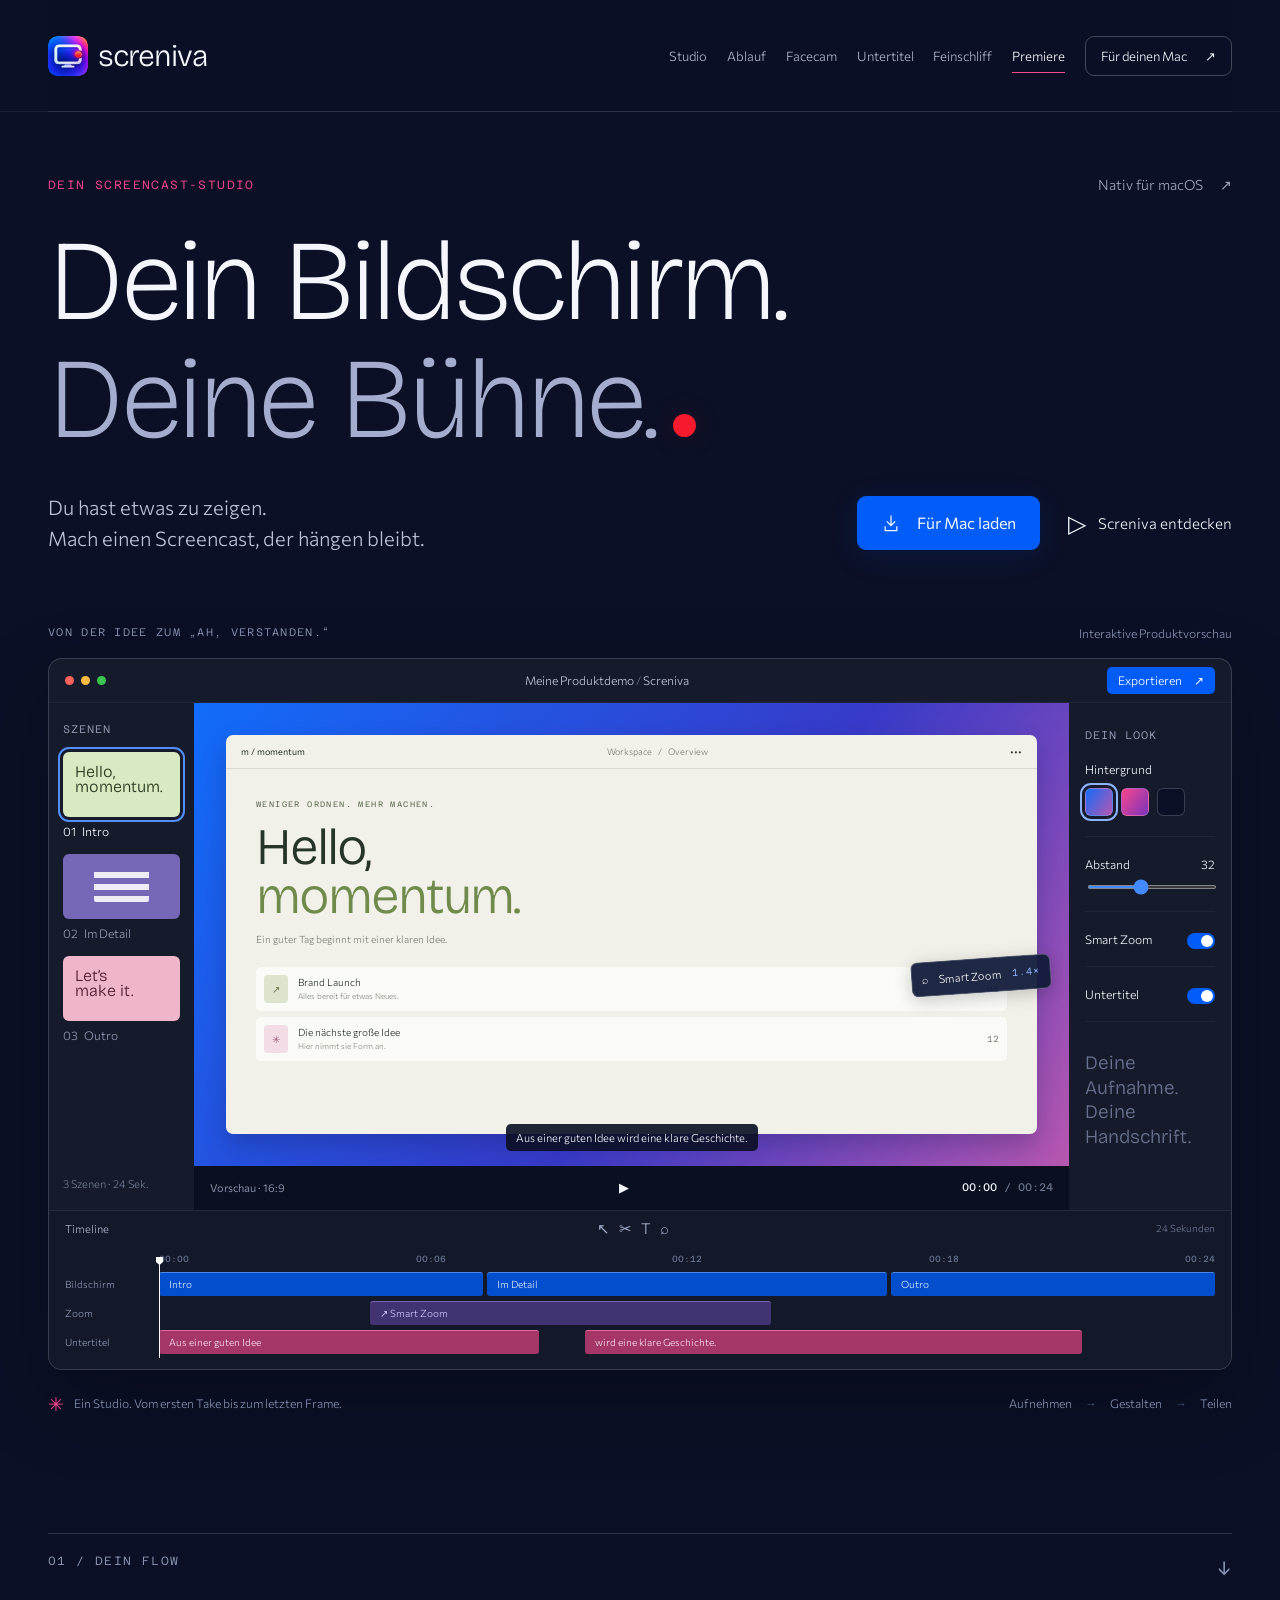
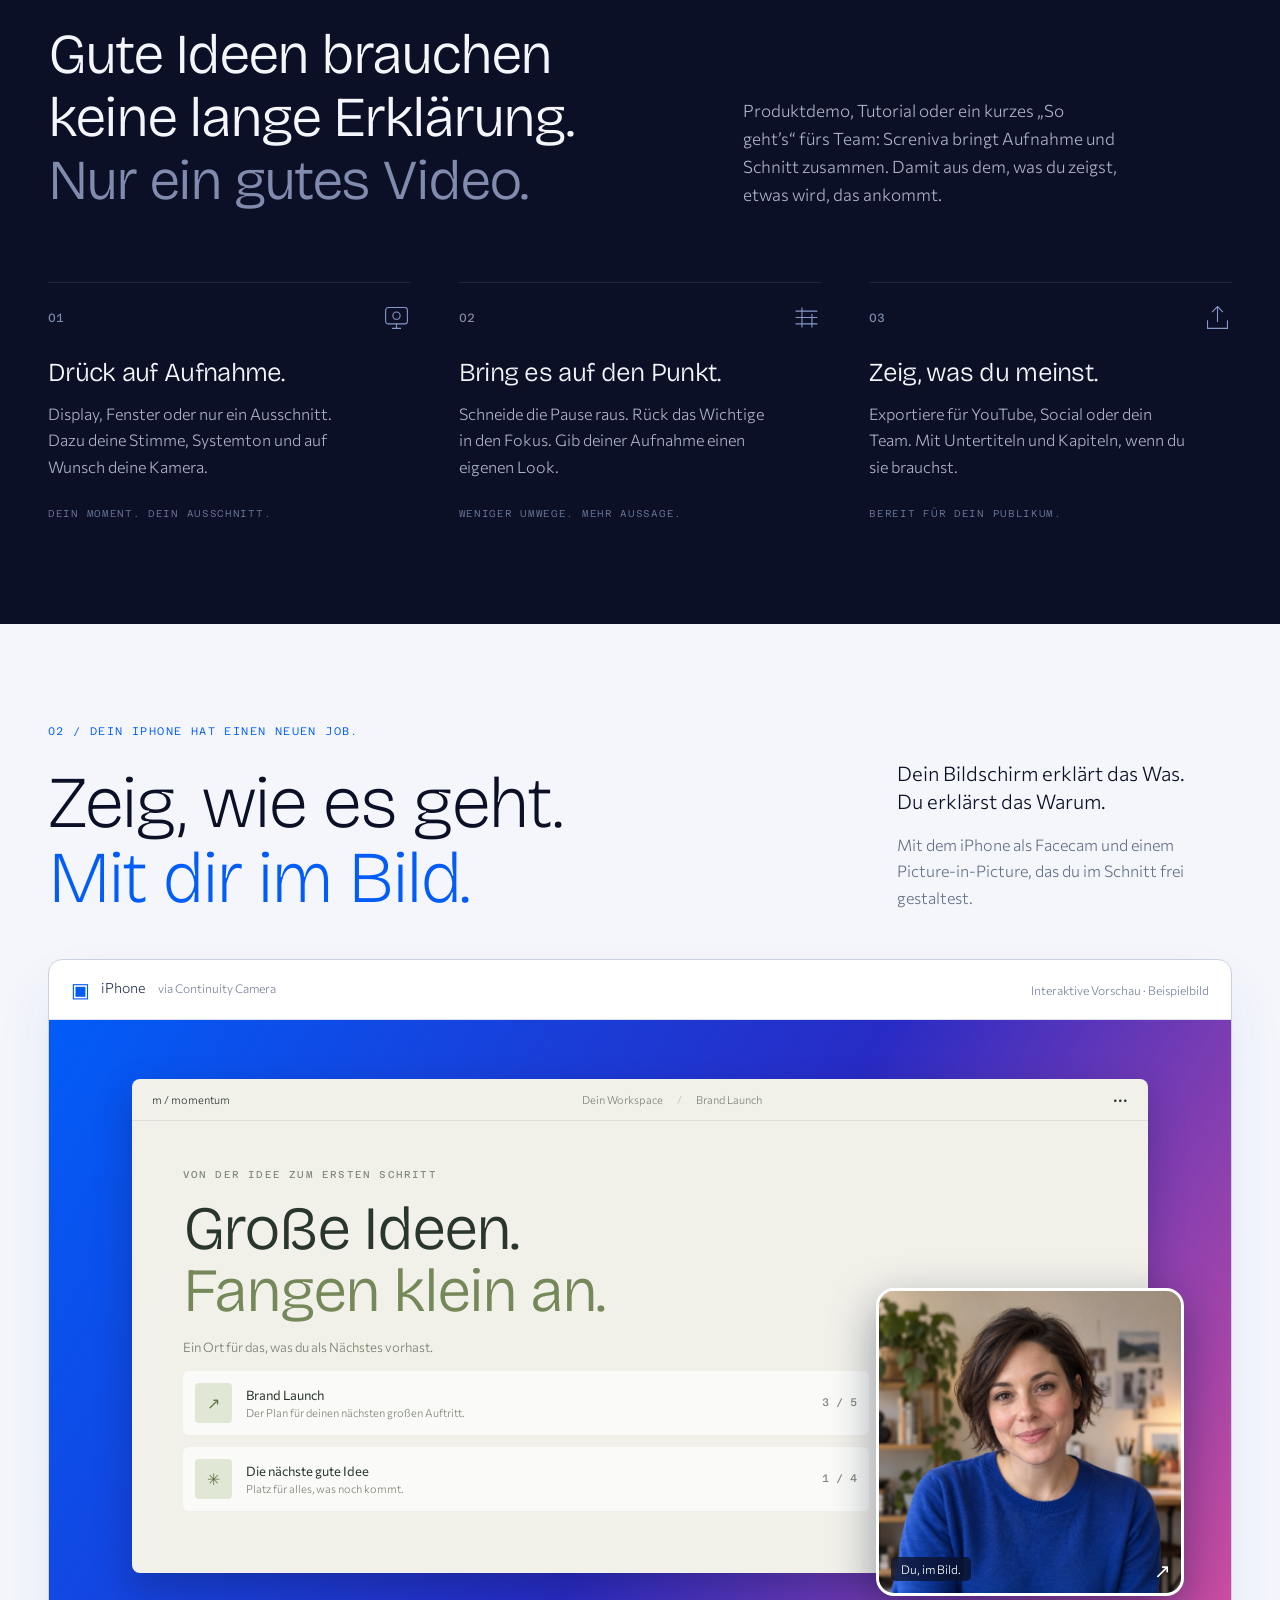
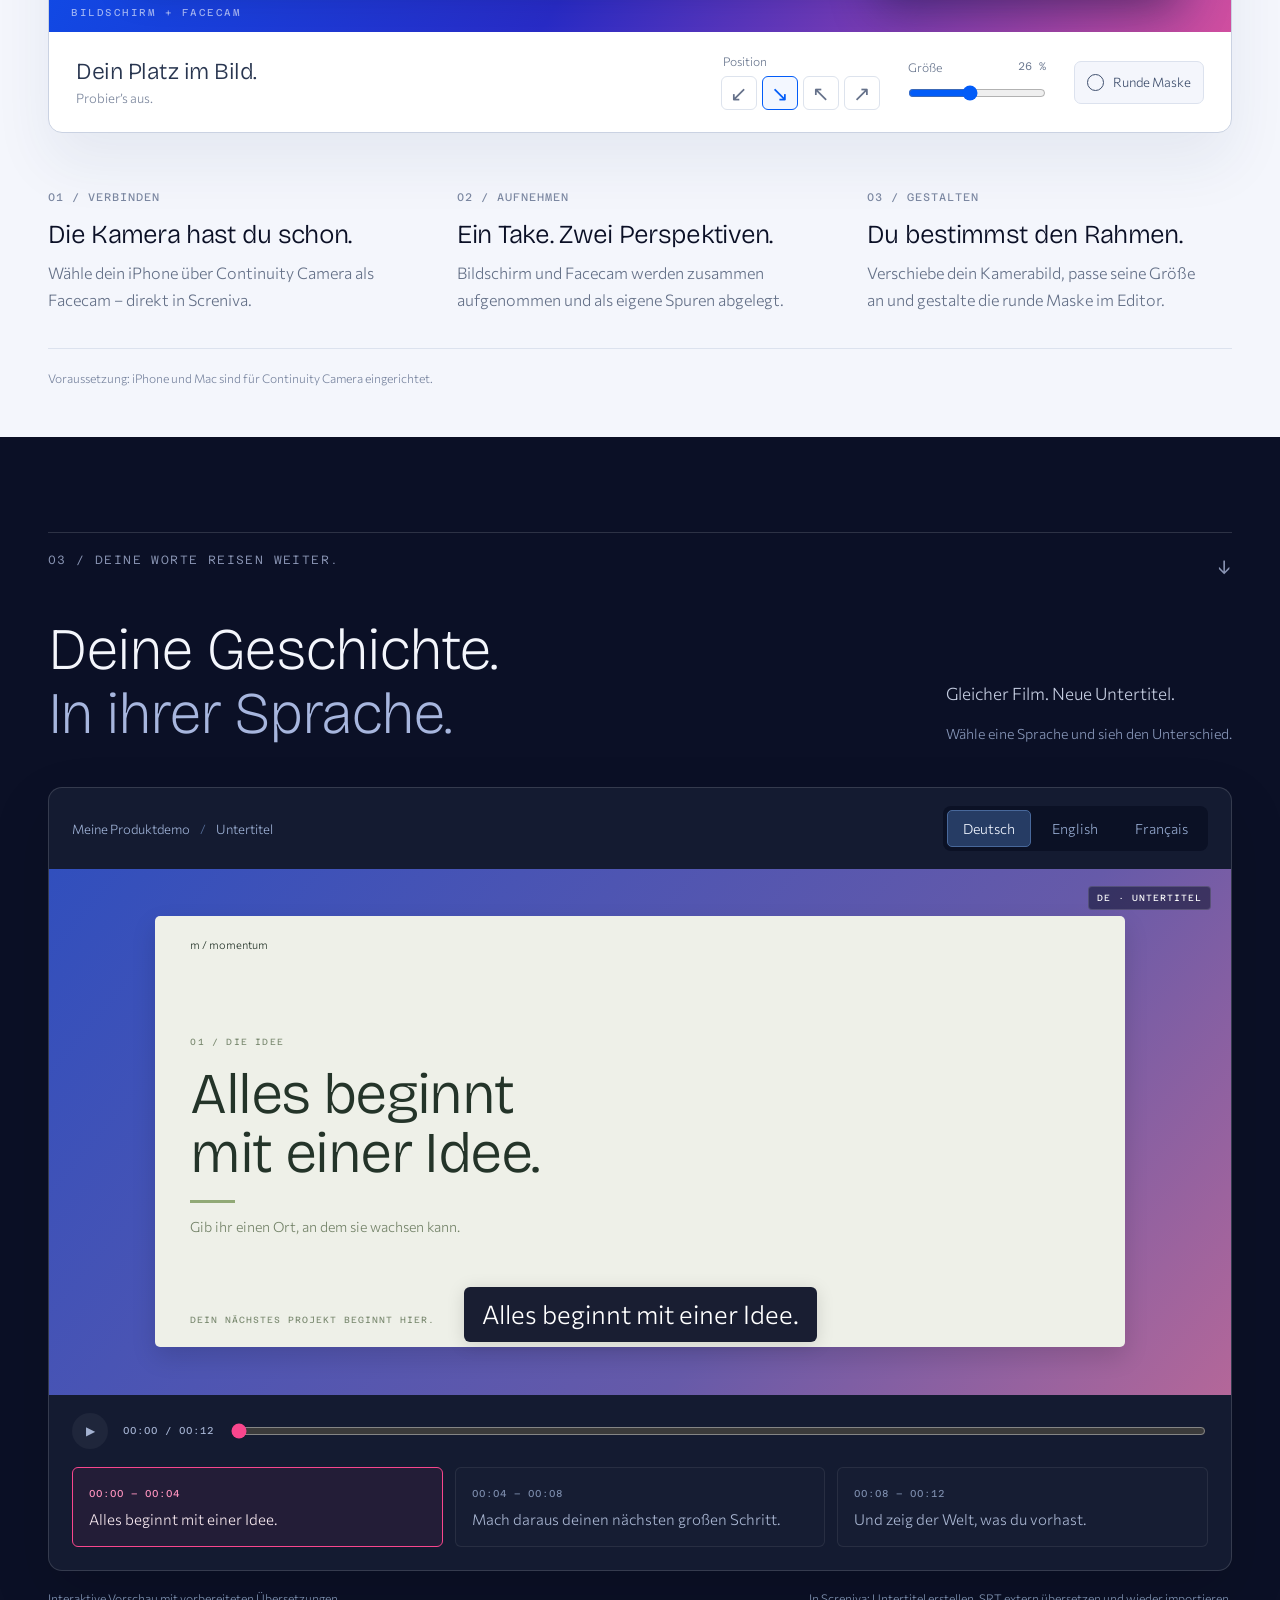
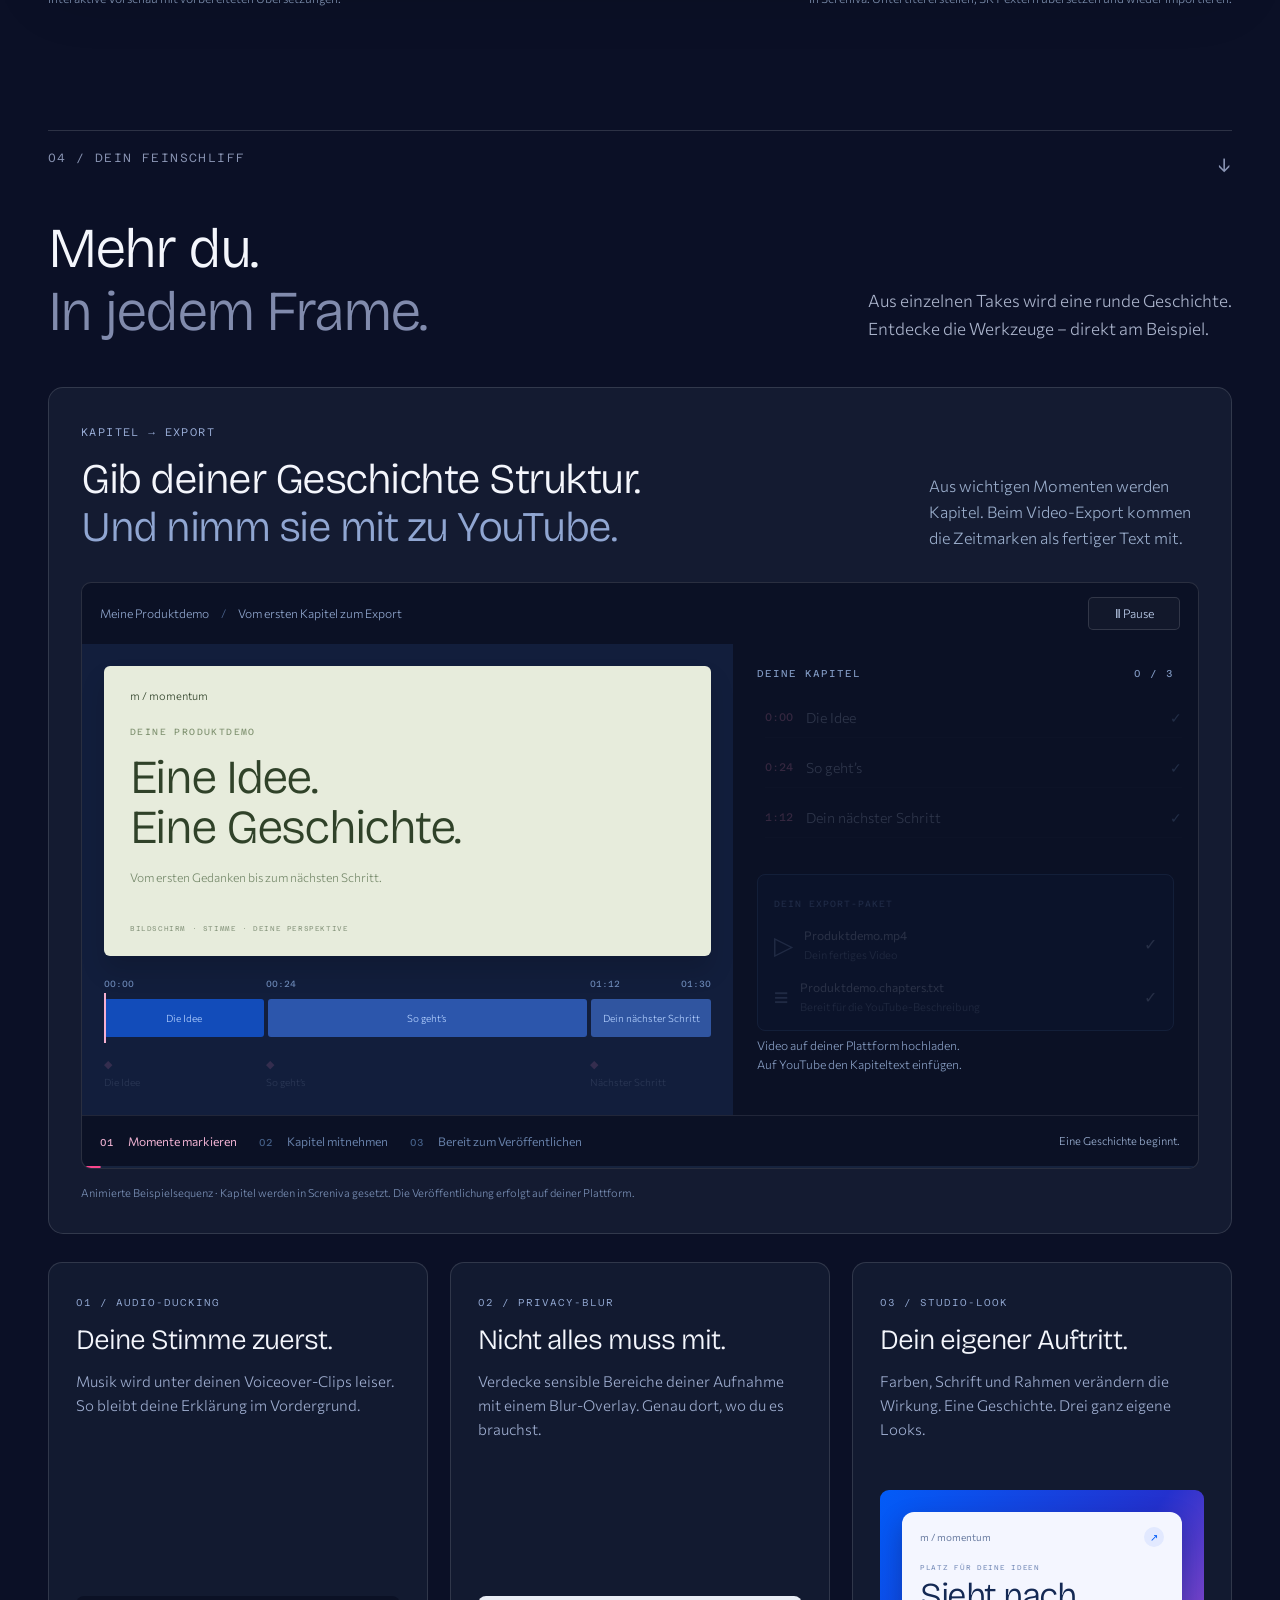
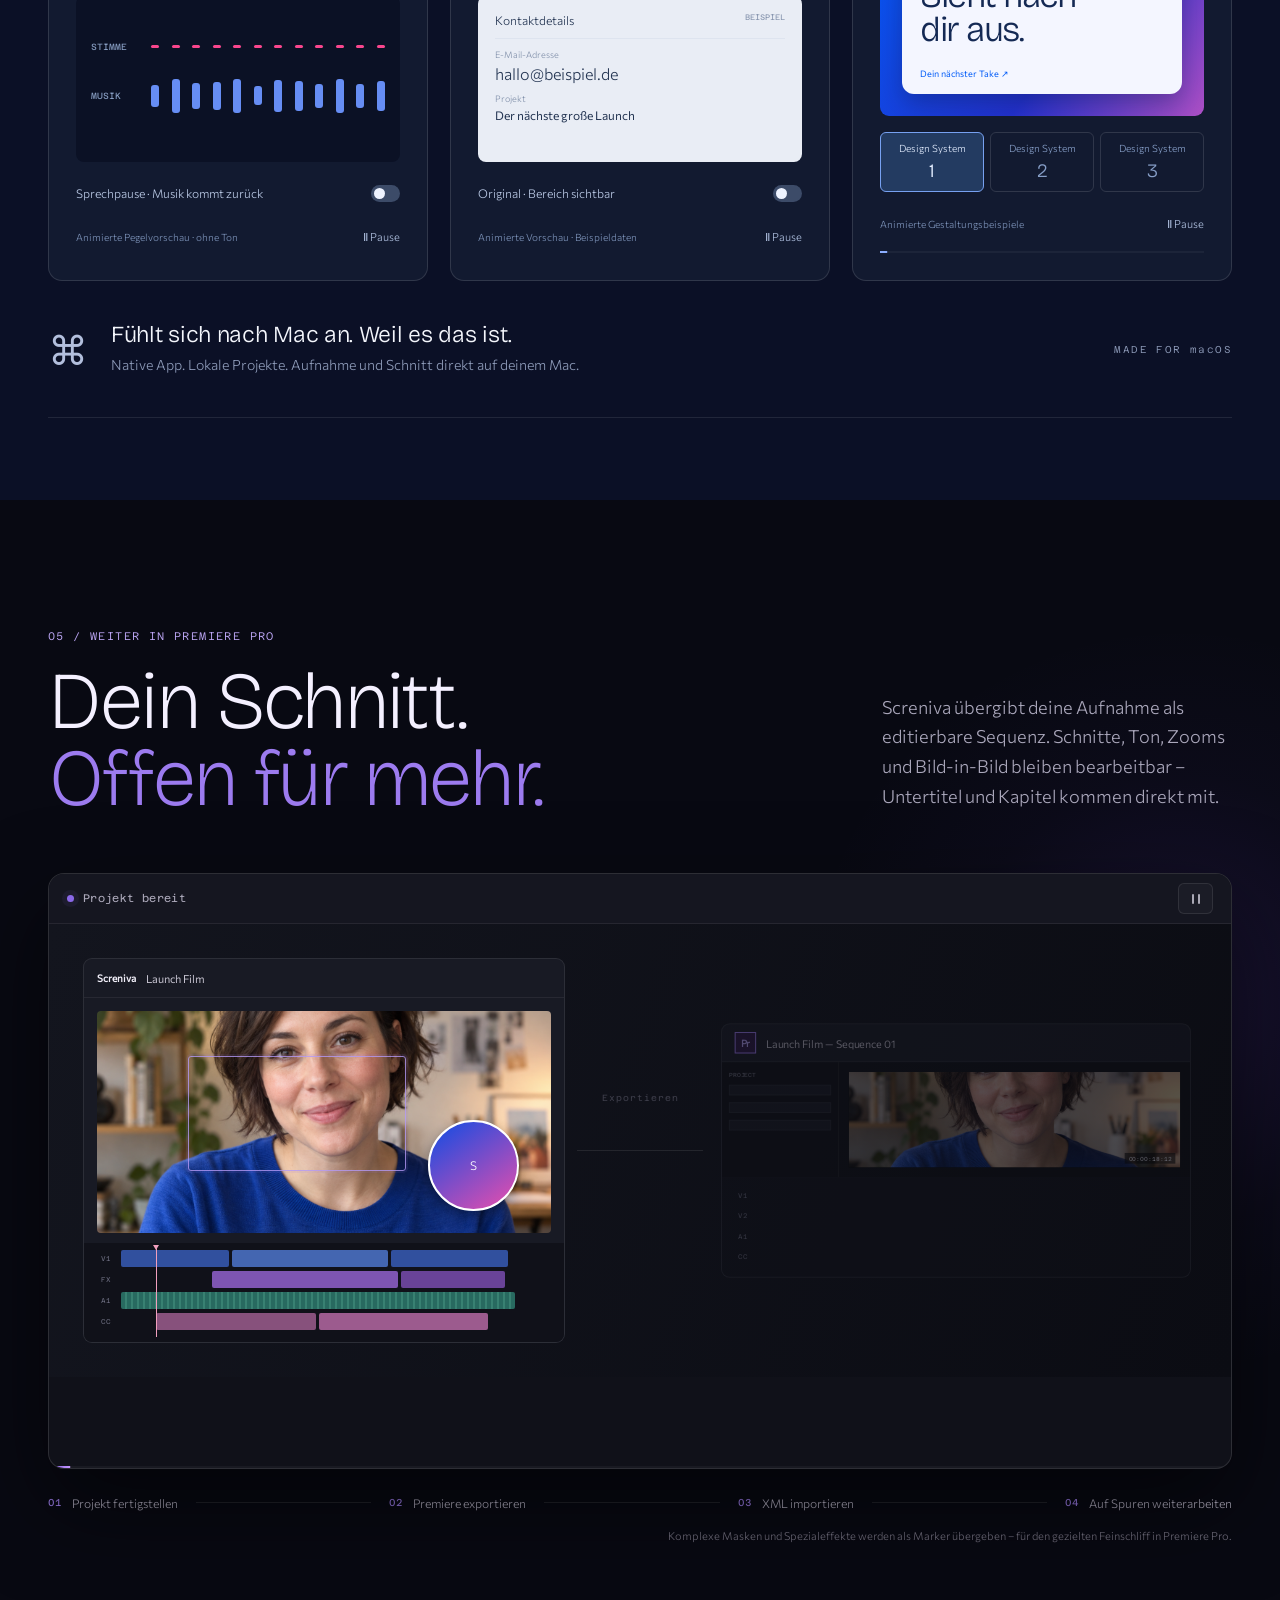
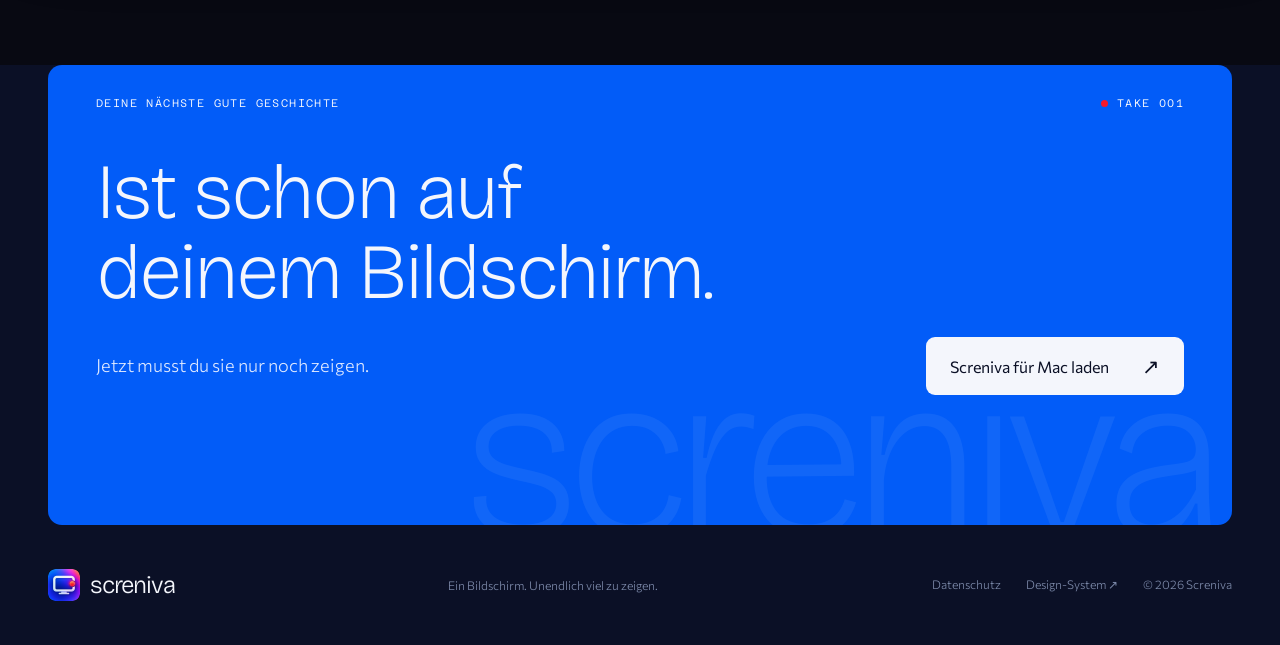
<file: index.html>
<!DOCTYPE html>
<html lang="de">
<head>
  <meta charset="utf-8" />
  <meta name="viewport" content="width=device-width, initial-scale=1" />
  <meta name="theme-color" content="#0b1026" />
  <title>Screniva — Dein Bildschirm. Deine Bühne.</title>
  <meta name="description" content="Mach aus deinem Bildschirm eine sehenswerte Geschichte. Screniva vereint Aufnahme, Schnitt, Smart Zoom und Untertitel in einer nativen Mac-App." />
  <meta property="og:title" content="Screniva — Dein Bildschirm. Deine Bühne." />
  <meta property="og:description" content="Aufnehmen. Auf den Punkt bringen. Eindruck machen. Dein Screencast-Studio für den Mac." />
  <meta property="og:image" content="./assets/icon-1024.png" />
  <link rel="icon" href="./assets/icon-1024.png" type="image/png" />
  <link rel="stylesheet" href="brand/tokens.css" />
  <link rel="stylesheet" href="./product.css?v=12" />
</head>
<body>
  <a class="skip" href="#main">Zum Inhalt</a>
  <header class="nav wrap" id="site-header">
    <a class="wordmark" href="#top" aria-label="Screniva Startseite"><img src="./assets/icon-1024.png" width="40" height="40" alt="" />screniva</a>
    <button class="nav-toggle" id="nav-toggle" type="button" aria-expanded="false" aria-controls="primary-nav" aria-label="Menü öffnen"><span></span><span></span></button>
    <nav id="primary-nav" aria-label="Hauptnavigation">
      <a href="#studio" data-nav-link>Studio</a><a href="#workflow" data-nav-link>Ablauf</a><a href="#facecam" data-nav-link>Facecam</a><a href="#subtitles" data-nav-link>Untertitel</a><a href="#export" data-nav-link>Feinschliff</a><a href="#premiere" data-nav-link>Premiere</a><a class="nav-cta" href="#download">Für deinen Mac <span aria-hidden="true">↗</span></a>
    </nav>
  </header>
  <main id="main">
    <section class="hero wrap" id="top" aria-labelledby="hero-title">
      <div class="hero-eyebrow"><span class="eyebrow">DEIN SCREENCAST-STUDIO</span><span class="mac-label">Nativ für macOS <span aria-hidden="true">↗</span></span></div>
      <h1 id="hero-title">Dein Bildschirm.<br /><span>Deine Bühne.</span><i class="record-dot" aria-hidden="true"></i></h1>
      <div class="hero-bottom"><p>Du hast etwas zu zeigen.<br />Mach einen Screencast, der hängen bleibt.</p><div class="hero-actions"><a class="button button-primary" id="download-mac" href="https://github.com/chbrdk/screniva-site/releases/download/v0.25/Screniva-0.25.dmg"><svg viewBox="0 0 24 24" aria-hidden="true"><path d="M12 3v12m-5-5 5 5 5-5M5 16v5h14v-5" /></svg>Für Mac laden</a><a class="text-link" href="#studio"><span class="play-outline" aria-hidden="true">▷</span> Screniva entdecken</a></div></div>
    </section>

    <section class="showcase wrap" id="studio" aria-label="Interaktive Editor-Vorschau">
      <div class="showcase-top"><span class="eyebrow">VON DER IDEE ZUM „AH, VERSTANDEN.“</span><span class="preview-label">Interaktive Produktvorschau</span></div>
      <div class="editor">
        <div class="editor-titlebar"><div class="traffic" aria-hidden="true"><i></i><i></i><i></i></div><span>Meine Produktdemo <span class="muted">/</span> Screniva</span><a href="#export" class="editor-export">Exportieren <span aria-hidden="true">↗</span></a></div>
        <div class="editor-workspace">
          <aside class="scenes"><span class="editor-label">SZENEN</span><button class="scene selected" data-scene="0" aria-pressed="true"><span class="scene-thumb thumb-one">Hello,<br />momentum.</span><span>01 &nbsp; Intro</span></button><button class="scene" data-scene="1" aria-pressed="false"><span class="scene-thumb thumb-two"><span class="mini-lines"></span></span><span>02 &nbsp; Im Detail</span></button><button class="scene" data-scene="2" aria-pressed="false"><span class="scene-thumb thumb-three">Let’s<br />make it.</span><span>03 &nbsp; Outro</span></button><span class="scene-count">3 Szenen · 24 Sek.</span></aside>
          <div class="preview-column"><div class="preview-stage"><div class="demo-window"><div class="demo-browser"><span>m / momentum</span><span>Workspace &nbsp; / &nbsp; Overview</span><span>•••</span></div><div class="demo-content" id="demo-content"><span class="demo-kicker">WENIGER ORDNEN. MEHR MACHEN.</span><h2 id="demo-title">Hello,<br /><em>momentum.</em></h2><p id="demo-description">Ein guter Tag beginnt mit einer klaren Idee.</p><div class="demo-projects"><div><span class="project-symbol">↗</span><span>Brand Launch<small>Alles bereit für etwas Neues.</small></span><span>08</span></div><div><span class="project-symbol magenta">✳</span><span>Die nächste große Idee<small>Hier nimmt sie Form an.</small></span><span>12</span></div></div></div></div><div class="zoom-badge" id="zoom-badge"><span aria-hidden="true">⌕</span> Smart Zoom <span>1.4×</span></div><div class="caption" id="demo-caption">Aus einer guten Idee wird eine klare Geschichte.</div></div><div class="transport"><span class="preview-scale">Vorschau · 16:9</span><button id="play" aria-label="Produktvorschau abspielen"><span id="play-icon" aria-hidden="true">▶</span></button><span id="timecode">00:00 <span class="muted">/ 00:24</span></span></div></div>
          <aside class="inspector"><span class="editor-label">DEIN LOOK</span><div class="inspector-group"><span>Hintergrund</span><div class="swatches" role="group" aria-label="Vorschau-Hintergrund"><button class="swatch swatch-blue active" data-look="blue" aria-label="Blauer Hintergrund" aria-pressed="true"></button><button class="swatch swatch-pink" data-look="pink" aria-label="Magenta Hintergrund" aria-pressed="false"></button><button class="swatch swatch-ink" data-look="ink" aria-label="Dunkler Hintergrund" aria-pressed="false"></button></div></div><div class="inspector-group"><label for="frame-space">Abstand <span id="space-value">32</span></label><input id="frame-space" type="range" min="16" max="56" value="32" /></div><div class="inspector-group"><span>Smart Zoom</span><button class="toggle on" id="zoom-toggle" role="switch" aria-checked="true" aria-label="Smart Zoom"><i></i></button></div><div class="inspector-group"><span>Untertitel</span><button class="toggle on" id="caption-toggle" role="switch" aria-checked="true" aria-label="Untertitel"><i></i></button></div><div class="inspector-note">Deine Aufnahme.<br />Deine Handschrift.</div></aside>
        </div>
        <div class="timeline"><div class="timeline-toolbar"><span>Timeline</span><span class="timeline-tools" aria-hidden="true">↖ &nbsp; ✂ &nbsp; T &nbsp; ⌕</span><span>24 Sekunden</span></div><div class="timeline-ruler"><span>00:00</span><span>00:06</span><span>00:12</span><span>00:18</span><span>00:24</span></div><div class="tracks"><div class="track"><span>Bildschirm</span><div class="clip-track"><div class="clip blue">Intro</div><div class="clip blue">Im Detail</div><div class="clip blue">Outro</div></div></div><div class="track"><span>Zoom</span><div class="clip-track"><div class="clip zoom-clip">↗ Smart Zoom</div></div></div><div class="track"><span>Untertitel</span><div class="clip-track caption-clips"><div class="clip">Aus einer guten Idee</div><div class="clip">wird eine klare Geschichte.</div></div></div><div class="playhead" id="playhead"></div></div><label class="sr-only" for="seek">Position in der Produktvorschau</label><input id="seek" class="seek" type="range" min="0" max="24" value="0" step="0.1" /></div>
      </div>
      <div class="showcase-bottom"><span><span class="small-cross" aria-hidden="true">✳</span> Ein Studio. Vom ersten Take bis zum letzten Frame.</span><span>Aufnehmen <i>→</i> Gestalten <i>→</i> Teilen</span></div>
    </section>

    <section class="intro wrap" id="workflow"><div class="section-marker"><span>01 / DEIN FLOW</span><span aria-hidden="true">↓</span></div><div class="intro-copy"><h2>Gute Ideen brauchen<br />keine lange Erklärung.<br /><span>Nur ein gutes Video.</span></h2><p>Produktdemo, Tutorial oder ein kurzes „So geht’s“ fürs Team: Screniva bringt Aufnahme und Schnitt zusammen. Damit aus dem, was du zeigst, etwas wird, das ankommt.</p></div><div class="workflow-grid"><article><span class="step">01 <svg viewBox="0 0 32 32" aria-hidden="true"><rect x="4" y="5" width="24" height="18" rx="3"/><path d="M11 28h10M16 23v5"/><circle cx="16" cy="14" r="4"/></svg></span><h3>Drück auf Aufnahme.</h3><p>Display, Fenster oder nur ein Ausschnitt. Dazu deine Stimme, Systemton und auf Wunsch deine Kamera.</p><span class="feature-note">DEIN MOMENT. DEIN AUSSCHNITT.</span></article><article><span class="step">02 <svg viewBox="0 0 32 32" aria-hidden="true"><path d="M4 9h24M4 16h24M4 23h24M11 5v22M22 12v15"/></svg></span><h3>Bring es auf den Punkt.</h3><p>Schneide die Pause raus. Rück das Wichtige in den Fokus. Gib deiner Aufnahme einen eigenen Look.</p><span class="feature-note">WENIGER UMWEGE. MEHR AUSSAGE.</span></article><article><span class="step">03 <svg viewBox="0 0 32 32" aria-hidden="true"><path d="M16 21V4m-6 6 6-6 6 6M5 19v9h22v-9"/></svg></span><h3>Zeig, was du meinst.</h3><p>Exportiere für YouTube, Social oder dein Team. Mit Untertiteln und Kapiteln, wenn du sie brauchst.</p><span class="feature-note">BEREIT FÜR DEIN PUBLIKUM.</span></article></div></section>

    <section class="camera-section" id="facecam" aria-labelledby="camera-title">
      <div class="wrap">
        <div class="camera-heading"><div><span class="eyebrow">02 / DEIN IPHONE HAT EINEN NEUEN JOB.</span><h2 id="camera-title">Zeig, wie es geht.<br /><span>Mit dir im Bild.</span></h2></div><p>Dein Bildschirm erklärt das Was.<br />Du erklärst das Warum.<br /><span>Mit dem iPhone als Facecam und einem Picture-in-Picture, das du im Schnitt frei gestaltest.</span></p></div>
        <div class="pip-demo" aria-label="Interaktive Picture-in-Picture-Demo">
          <div class="pip-demo-bar"><span><span class="pip-camera-symbol" aria-hidden="true">▣</span> iPhone <span class="pip-source">via Continuity Camera</span></span><span>Interaktive Vorschau · Beispielbild</span></div>
          <div class="pip-canvas" id="pip-canvas">
            <div class="pip-screen"><div class="pip-screen-nav"><span>m / momentum</span><span>Dein Workspace <i>/</i> Brand Launch</span><span aria-hidden="true">•••</span></div><div class="pip-screen-content"><span class="pip-screen-kicker">VON DER IDEE ZUM ERSTEN SCHRITT</span><h3>Große Ideen.<br /><em>Fangen klein an.</em></h3><p>Ein Ort für das, was du als Nächstes vorhast.</p><div class="pip-project-row"><span class="pip-project-icon">↗</span><div><strong>Brand Launch</strong><span>Der Plan für deinen nächsten großen Auftritt.</span></div><span class="pip-project-progress">3 / 5</span></div><div class="pip-project-row"><span class="pip-project-icon">✳</span><div><strong>Die nächste gute Idee</strong><span>Platz für alles, was noch kommt.</span></div><span class="pip-project-progress">1 / 4</span></div></div></div>
            <div class="pip-person" id="pip-person"><img src="./assets/facecam-demo.png" width="1254" height="1254" alt="Beispiel einer erklärenden Person als Facecam über der Bildschirmaufnahme" loading="lazy" draggable="false" /><span class="pip-person-label">Du, im Bild.</span><span class="pip-resize-mark" aria-hidden="true">↗</span></div>
            <span class="pip-canvas-label">BILDSCHIRM + FACECAM</span>
          </div>
          <div class="pip-controls"><div class="pip-control-intro"><span>Dein Platz im Bild.</span><small>Probier’s aus.</small></div><fieldset class="pip-positions"><legend>Position</legend><button type="button" data-pip-position="bl" aria-label="Facecam unten links" aria-pressed="false">↙</button><button type="button" data-pip-position="br" aria-label="Facecam unten rechts" aria-pressed="true">↘</button><button type="button" data-pip-position="tl" aria-label="Facecam oben links" aria-pressed="false">↖</button><button type="button" data-pip-position="tr" aria-label="Facecam oben rechts" aria-pressed="false">↗</button></fieldset><div class="pip-size-control"><label for="pip-size">Größe <output id="pip-size-value" for="pip-size">26 %</output></label><input type="range" id="pip-size" min="18" max="36" value="26" step="1" /></div><button type="button" class="pip-round-control" id="pip-round" aria-pressed="false"><span class="pip-round-icon" aria-hidden="true"></span> Runde Maske</button></div>
        </div>
        <div class="camera-story"><article><span class="camera-story-number">01 / VERBINDEN</span><h3>Die Kamera hast du schon.</h3><p>Wähle dein iPhone über Continuity Camera als Facecam – direkt in Screniva.</p></article><article><span class="camera-story-number">02 / AUFNEHMEN</span><h3>Ein Take. Zwei Perspektiven.</h3><p>Bildschirm und Facecam werden zusammen aufgenommen und als eigene Spuren abgelegt.</p></article><article><span class="camera-story-number">03 / GESTALTEN</span><h3>Du bestimmst den Rahmen.</h3><p>Verschiebe dein Kamerabild, passe seine Größe an und gestalte die runde Maske im Editor.</p></article></div>
        <p class="camera-requirement">Voraussetzung: iPhone und Mac sind für Continuity Camera eingerichtet.</p>
      </div>
    </section>

    <section class="subtitles-section wrap" id="subtitles" aria-labelledby="subtitles-title">
      <div class="section-marker"><span>03 / DEINE WORTE REISEN WEITER.</span><span aria-hidden="true">↓</span></div>
      <div class="subtitles-heading"><h2 id="subtitles-title">Deine Geschichte.<br /><span>In ihrer Sprache.</span></h2><p>Gleicher Film. Neue Untertitel.<br /><span>Wähle eine Sprache und sieh den Unterschied.</span></p></div>
      <div class="subtitle-studio subtitle-simple">
        <div class="subtitle-simple-toolbar"><span>Meine Produktdemo <i>/</i> Untertitel</span><div class="subtitle-languages" role="group" aria-label="Sprache der Untertitel"><button type="button" data-subtitle-language="de" aria-pressed="true">Deutsch</button><button type="button" data-subtitle-language="en" aria-pressed="false">English</button><button type="button" data-subtitle-language="fr" aria-pressed="false">Français</button></div></div>
        <div class="subtitle-preview" id="subtitle-preview"><div class="subtitle-slide"><span class="subtitle-slide-brand">m / momentum</span><div><span class="subtitle-slide-kicker" id="subtitle-slide-kicker">01 / DIE IDEE</span><h3 id="subtitle-slide-title">Alles beginnt<br />mit einer Idee.</h3><span class="subtitle-slide-rule"></span><p id="subtitle-slide-detail">Gib ihr einen Ort, an dem sie wachsen kann.</p></div><span class="subtitle-slide-footer">DEIN NÄCHSTES PROJEKT BEGINNT HIER.</span></div><div class="subtitle-overlay" id="subtitle-overlay">Alles beginnt mit einer Idee.</div><span class="subtitle-preview-badge" id="subtitle-language">DE · UNTERTITEL</span></div>
        <div class="subtitle-simple-bottom"><div class="subtitle-transport"><button id="subtitle-play" type="button" aria-label="Untertitel-Vorschau abspielen">▶</button><span id="subtitle-time">00:00 / 00:12</span><label class="sr-only" for="subtitle-seek">Position der Untertitel-Vorschau</label><input id="subtitle-seek" type="range" min="0" max="12" step="0.1" value="0" /></div><div class="subtitle-cues" id="subtitle-cues" aria-label="Momente in der Beispielsequenz"></div></div>
      </div>
      <div class="subtitle-footnote"><span>Interaktive Vorschau mit vorbereiteten Übersetzungen.</span><span>In Screniva: Untertitel erstellen, SRT extern übersetzen und wieder importieren.</span></div>
    </section>

    <section class="details wrap" id="export"><div class="section-marker"><span>04 / DEIN FEINSCHLIFF</span><span aria-hidden="true">↓</span></div><div class="details-heading"><h2>Mehr du.<br /><span>In jedem Frame.</span></h2><p>Aus einzelnen Takes wird eine runde Geschichte.<br />Entdecke die Werkzeuge – direkt am Beispiel.</p></div><article class="story-loop" id="story-loop" aria-labelledby="chapter-title">
        <div class="story-loop-heading"><div><span class="eyebrow">KAPITEL → EXPORT</span><h3 id="chapter-title">Gib deiner Geschichte Struktur.<br /><span>Und nimm sie mit zu YouTube.</span></h3></div><p>Aus wichtigen Momenten werden Kapitel. Beim Video-Export kommen die Zeitmarken als fertiger Text mit.</p></div>
        <div class="story-loop-app"><div class="story-loop-bar"><span>Meine Produktdemo <i>/</i> Vom ersten Kapitel zum Export</span><button type="button" id="story-loop-pause" aria-label="Kapitel-Animation pausieren">Ⅱ <span>Pause</span></button></div>
          <div class="story-loop-workspace">
            <div class="story-film"><div class="story-film-stage"><span class="story-film-brand">m / momentum</span><div><span id="story-film-kicker">DEINE PRODUKTDEMO</span><h4 id="story-film-title">Eine Idee.<br />Eine Geschichte.</h4><p id="story-film-copy">Vom ersten Gedanken bis zum nächsten Schritt.</p></div><span class="story-film-bottom">BILDSCHIRM · STIMME · DEINE PERSPEKTIVE</span></div><div class="story-timeline"><div class="story-ruler"><span>00:00</span><span>00:24</span><span>01:12</span><span>01:30</span></div><div class="story-track"><span>Die Idee</span><span>So geht’s</span><span>Dein nächster Schritt</span><i id="story-playhead"></i></div><div class="story-markers"><span class="story-marker" data-story-marker="0">◆ <b>Die Idee</b></span><span class="story-marker" data-story-marker="1">◆ <b>So geht’s</b></span><span class="story-marker" data-story-marker="2">◆ <b>Nächster Schritt</b></span></div></div></div>
            <div class="story-result"><div class="story-result-heading"><span>DEINE KAPITEL</span><span id="story-marker-count">0 / 3</span></div><div class="story-chapter-list"><div data-story-row="0"><time>0:00</time><span>Die Idee</span><i>✓</i></div><div data-story-row="1"><time>0:24</time><span>So geht’s</span><i>✓</i></div><div data-story-row="2"><time>1:12</time><span>Dein nächster Schritt</span><i>✓</i></div></div><div class="story-export" id="story-export"><span class="story-export-label">DEIN EXPORT-PAKET</span><div><span aria-hidden="true">▷</span><p><strong>Produktdemo.mp4</strong><small>Dein fertiges Video</small></p><i>✓</i></div><div><span aria-hidden="true">≡</span><p><strong>Produktdemo.chapters.txt</strong><small>Bereit für die YouTube-Beschreibung</small></p><i>✓</i></div></div><p class="story-platform-note">Video auf deiner Plattform hochladen.<br />Auf YouTube den Kapiteltext einfügen.</p></div>
          </div><div class="story-loop-footer"><div><span class="story-step" data-story-step="0">01 <b>Momente markieren</b></span><span class="story-step" data-story-step="1">02 <b>Kapitel mitnehmen</b></span><span class="story-step" data-story-step="2">03 <b>Bereit zum Veröffentlichen</b></span></div><span id="story-loop-caption">Eine Geschichte beginnt.</span></div><div class="story-loop-progress"><i id="story-loop-progress"></i></div>
        </div><p class="story-loop-note">Animierte Beispielsequenz · Kapitel werden in Screniva gesetzt. Die Veröffentlichung erfolgt auf deiner Plattform.</p>
      </article><div class="finish-gallery-nav"><span>Mehr im Studio entdecken</span><button type="button" id="finish-prev" aria-label="Vorherige Studio-Funktion">←</button><button type="button" id="finish-next" aria-label="Nächste Studio-Funktion">→</button></div><div class="finish-gallery" id="finish-gallery" aria-label="Interaktive Studio-Funktionen">
        <article class="finish-card finish-small" aria-labelledby="duck-title"><div class="finish-card-heading"><span class="eyebrow">01 / AUDIO-DUCKING</span><h3 id="duck-title">Deine Stimme zuerst.</h3><p>Musik wird unter deinen Voiceover-Clips leiser. So bleibt deine Erklärung im Vordergrund.</p></div><div class="duck-demo" id="duck-demo"><div class="duck-voice"><span>STIMME</span><div aria-hidden="true"><i></i><i></i><i></i><i></i><i></i><i></i><i></i><i></i><i></i><i></i><i></i><i></i></div></div><div class="duck-music"><span>MUSIK</span><div aria-hidden="true"><i></i><i></i><i></i><i></i><i></i><i></i><i></i><i></i><i></i><i></i><i></i><i></i></div></div><div class="duck-voice-region" aria-hidden="true"></div></div><button type="button" class="finish-switch" id="duck-toggle" aria-pressed="false"><span>Ducking einschalten</span><i aria-hidden="true"></i></button><div class="micro-autoplay"><span>Animierte Pegelvorschau · ohne Ton</span><button type="button" id="duck-pause" aria-label="Ducking-Animation pausieren">Ⅱ Pause</button></div></article>
        <article class="finish-card finish-small" aria-labelledby="blur-title"><div class="finish-card-heading"><span class="eyebrow">02 / PRIVACY-BLUR</span><h3 id="blur-title">Nicht alles muss mit.</h3><p>Verdecke sensible Bereiche deiner Aufnahme mit einem Blur-Overlay. Genau dort, wo du es brauchst.</p></div><div class="privacy-example"><div class="privacy-example-header">Kontaktdetails <span>BEISPIEL</span></div><span class="privacy-example-label">E-Mail-Adresse</span><div id="privacy-value">hallo@beispiel.de</div><span class="privacy-example-label">Projekt</span><strong>Der nächste große Launch</strong></div><button type="button" class="finish-switch" id="privacy-toggle" aria-pressed="false"><span>Bereich unkenntlich machen</span><i aria-hidden="true"></i></button><div class="micro-autoplay"><span>Animierte Vorschau · Beispieldaten</span><button type="button" id="privacy-pause" aria-label="Blur-Animation pausieren">Ⅱ Pause</button></div></article>
        <article class="finish-card finish-small design-card" id="design-card" aria-labelledby="look-title"><div class="finish-card-heading"><span class="eyebrow">03 / STUDIO-LOOK</span><h3 id="look-title">Dein eigener Auftritt.</h3><p>Farben, Schrift und Rahmen verändern die Wirkung. Eine Geschichte. Drei ganz eigene Looks.</p></div><div class="design-preview" id="design-preview" aria-label="Drei animierte Gestaltungsbeispiele">
          <div class="design-sample design-one active" data-design-sample="0" aria-hidden="false"><div class="design-one-window"><div class="design-one-bar"><span>m / momentum</span><span>↗</span></div><span class="design-one-eyebrow">PLATZ FÜR DEINE IDEEN</span><strong>Sieht nach<br />dir aus.</strong><span class="design-one-tag">Dein nächster Take ↗</span></div></div>
          <div class="design-sample design-two" data-design-sample="1" aria-hidden="true"><div class="design-two-window"><div class="design-two-bar"><span>momentum</span><span>Nº 02</span></div><span class="design-two-eyebrow">Ein neuer Blickwinkel.</span><strong>Sieht nach<br /><em>dir aus.</em></strong><div class="design-two-footer"><span>DEIN NÄCHSTER TAKE</span><span>↗</span></div></div></div>
          <div class="design-sample design-three" data-design-sample="2" aria-hidden="true"><div class="design-three-window"><div class="design-three-bar"><span>m_ / momentum</span><span>[03]</span></div><span class="design-three-eyebrow">IDEA → ACTION</span><strong>Sieht nach<br />dir aus<span>_</span></strong><span class="design-three-tag">[ DEIN NÄCHSTER TAKE ↗ ]</span></div></div>
        </div><div class="design-options" role="group" aria-label="Design-System auswählen"><button type="button" data-design-select="0" aria-pressed="true">Design System <span>1</span></button><button type="button" data-design-select="1" aria-pressed="false">Design System <span>2</span></button><button type="button" data-design-select="2" aria-pressed="false">Design System <span>3</span></button></div><div class="design-autoplay"><span>Animierte Gestaltungsbeispiele</span><button type="button" id="design-pause" aria-label="Design-Animation pausieren">Ⅱ Pause</button></div><div class="design-progress" aria-hidden="true"><i id="design-progress"></i></div></article>
      </div>
      <div class="native-line"><span class="native-icon" aria-hidden="true">⌘</span><div><h3>Fühlt sich nach Mac an. Weil es das ist.</h3><p>Native App. Lokale Projekte. Aufnahme und Schnitt direkt auf deinem Mac.</p></div><span class="native-tag">MADE FOR macOS</span></div></section>

    <section class="premiere-section" id="premiere" aria-labelledby="premiere-title">
      <div class="wrap">
        <div class="premiere-heading">
          <div><p class="eyebrow">05 / WEITER IN PREMIERE PRO</p><h2 id="premiere-title">Dein Schnitt.<br /><em>Offen für mehr.</em></h2></div>
          <p>Screniva übergibt deine Aufnahme als editierbare Sequenz. Schnitte, Ton, Zooms und Bild-in-Bild bleiben bearbeitbar – Untertitel und Kapitel kommen direkt mit.</p>
        </div>
        <div class="premiere-demo" id="premiere-demo" data-phase="screniva">
          <div class="premiere-demo-bar"><div class="premiere-demo-status"><span class="premiere-status-dot"></span><span id="premiere-status">Projekt bereit</span></div><button class="premiere-pause" id="premiere-pause" type="button" aria-label="Animation pausieren" aria-pressed="false"><span></span><span></span></button></div>
          <div class="premiere-flow">
            <article class="premiere-source">
              <div class="premiere-panel-title"><span>Screniva</span><strong>Launch Film</strong></div>
              <div class="premiere-source-screen"><img src="./assets/facecam-demo.png" alt="Vorschau eines aufgenommenen Produktvideos" /><span class="premiere-source-pip">S</span><div class="premiere-zoom-frame"></div></div>
              <div class="premiere-source-timeline" aria-hidden="true"><span class="premiere-source-playhead"></span><div><b>V1</b><i class="clip clip-a"></i><i class="clip clip-b"></i><i class="clip clip-c"></i></div><div><b>FX</b><i class="clip clip-fx"></i><i class="clip clip-fx2"></i></div><div><b>A1</b><i class="clip clip-audio"></i></div><div><b>CC</b><i class="clip clip-caption"></i><i class="clip clip-caption2"></i></div></div>
            </article>
            <div class="premiere-transfer" aria-hidden="true"><span class="premiere-transfer-label">Exportieren</span><span class="premiere-transfer-line"><i></i></span><div class="premiere-xml-file"><b>XML</b><span>Launch Film</span></div></div>
            <article class="premiere-target">
              <div class="premiere-panel-title"><span class="premiere-app-mark">Pr</span><strong>Launch Film — Sequence 01</strong></div>
              <div class="premiere-target-workspace"><div class="premiere-bin"><span>PROJECT</span><i></i><i></i><i></i></div><div class="premiere-program"><img src="./assets/facecam-demo.png" alt="Video nach dem Import in Adobe Premiere Pro" /><span class="premiere-program-time">00:00:18:12</span></div></div>
              <div class="premiere-target-timeline" aria-hidden="true"><span class="premiere-target-playhead"></span><div class="premiere-track video"><b>V1</b><i data-order="1"></i><i data-order="2"></i><i data-order="3"></i></div><div class="premiere-track effects"><b>V2</b><i data-order="4"></i><i data-order="5"></i></div><div class="premiere-track audio"><b>A1</b><i data-order="6"></i></div><div class="premiere-track captions"><b>CC</b><i data-order="7"></i><i data-order="8"></i></div></div>
            </article>
          </div>
          <div class="premiere-delivery" aria-label="Enthaltene Exportdateien"><div class="premiere-delivery-main"><span class="premiere-check">✓</span><div><strong>Launch Film.xml</strong><small>Editierbare Sequenz</small></div></div><div class="premiere-sidecar"><b>SRT</b><span>Untertitel</span></div><div class="premiere-sidecar"><b>CC</b><span>Alle Sprachen</span></div><div class="premiere-sidecar"><b>TXT</b><span>Kapitel</span></div></div>
          <span class="premiere-progress" aria-hidden="true"><i></i></span>
        </div>
        <div class="premiere-steps" aria-label="Ablauf des Premiere-Exports"><div><b>01</b><span>Projekt fertigstellen</span></div><i></i><div><b>02</b><span>Premiere exportieren</span></div><i></i><div><b>03</b><span>XML importieren</span></div><i></i><div><b>04</b><span>Auf Spuren weiterarbeiten</span></div></div>
        <p class="premiere-note">Komplexe Masken und Spezialeffekte werden als Marker übergeben – für den gezielten Feinschliff in Premiere Pro.</p>
      </div>
    </section>

    <section class="closing wrap" id="download"><div class="closing-meta"><span class="eyebrow">DEINE NÄCHSTE GUTE GESCHICHTE</span><span class="closing-rec"><i></i> TAKE 001</span></div><h2>Ist schon auf<br />deinem Bildschirm.</h2><div class="closing-bottom"><p>Jetzt musst du sie nur noch zeigen.</p><a class="button button-light" id="download-mac-footer" href="https://github.com/chbrdk/screniva-site/releases/download/v0.25/Screniva-0.25.dmg">Screniva für Mac laden <span aria-hidden="true">↗</span></a></div><span class="closing-watermark" aria-hidden="true">screniva</span></section>
  </main>
  <footer class="footer wrap"><a class="wordmark" href="#top"><img src="./assets/icon-1024.png" width="32" height="32" alt="" />screniva</a><span>Ein Bildschirm. Unendlich viel zu zeigen.</span><div><a href="./privacy.html">Datenschutz</a><a href="brand/index.html#tokens">Design-System ↗</a><span>© <span id="year">2026</span> Screniva</span></div></footer>
  <script type="module" src="./product.js?v=12"></script>
</body>
</html>
</file>
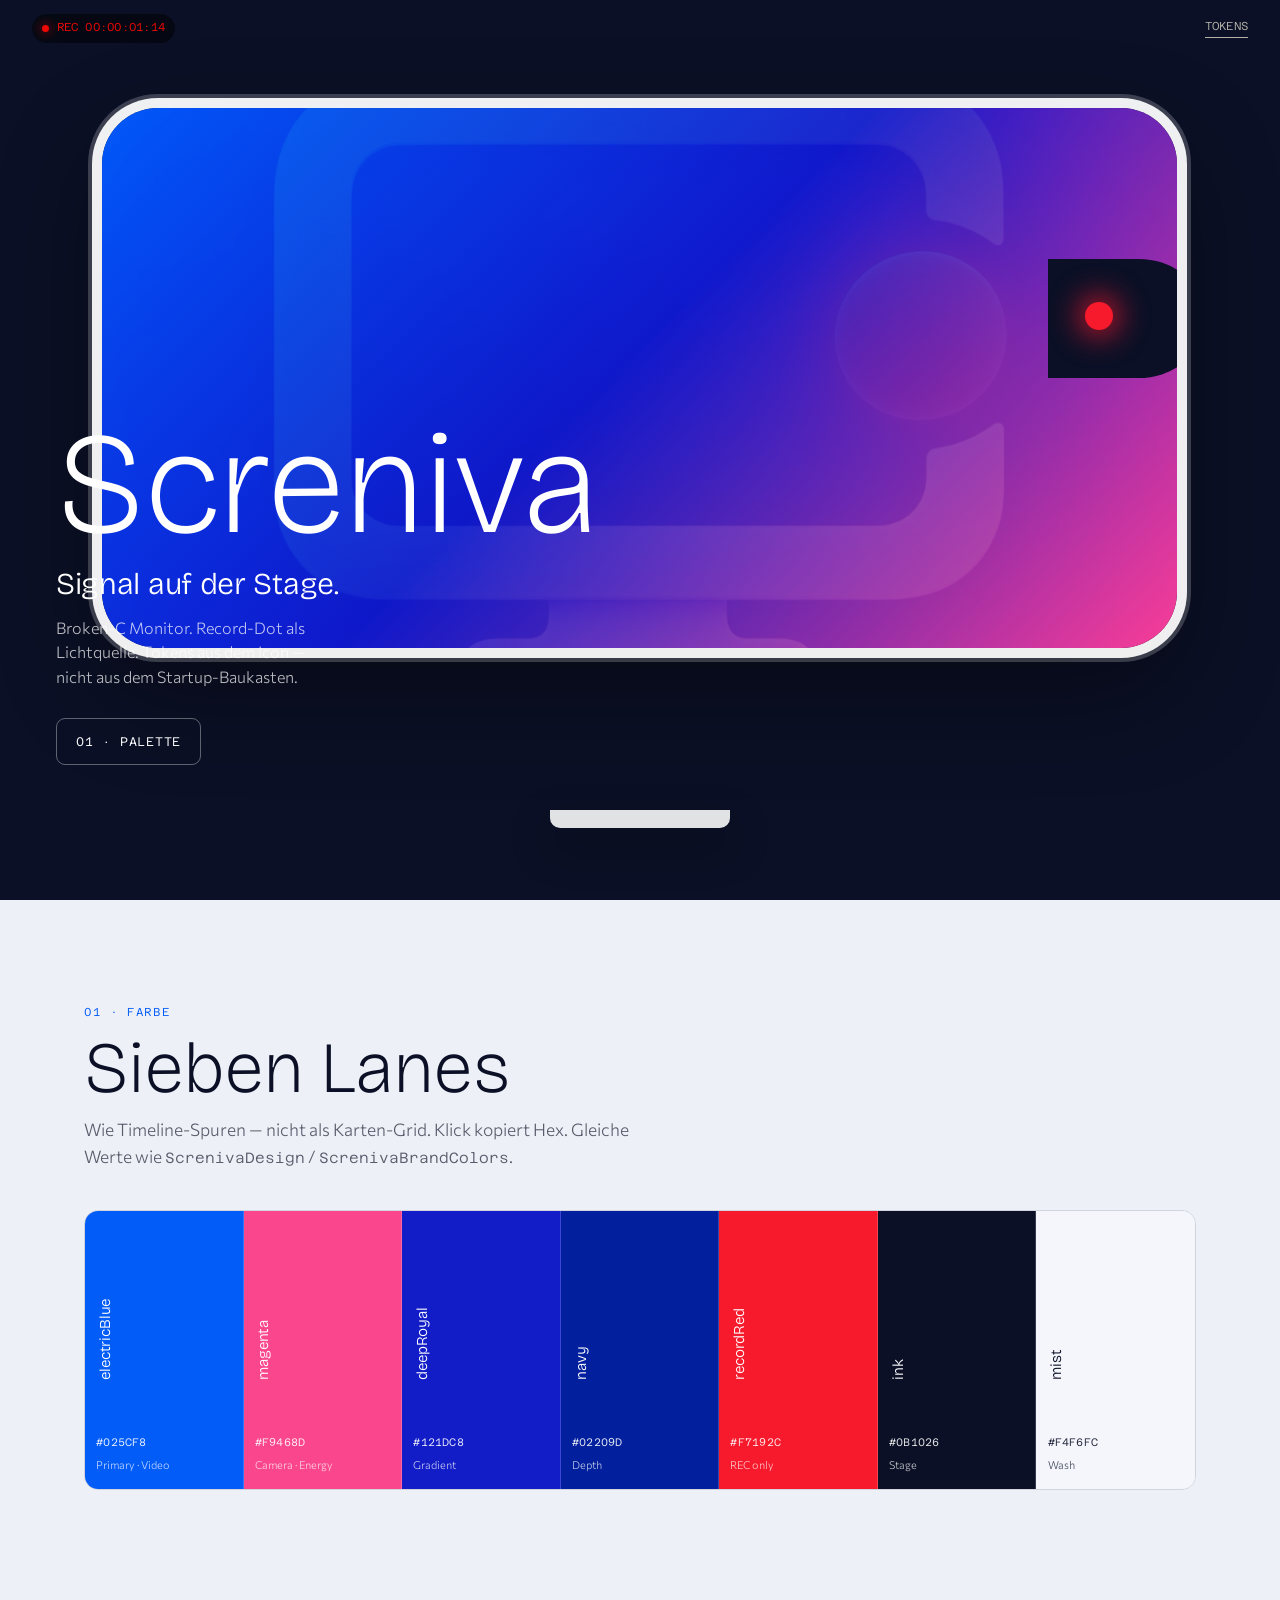
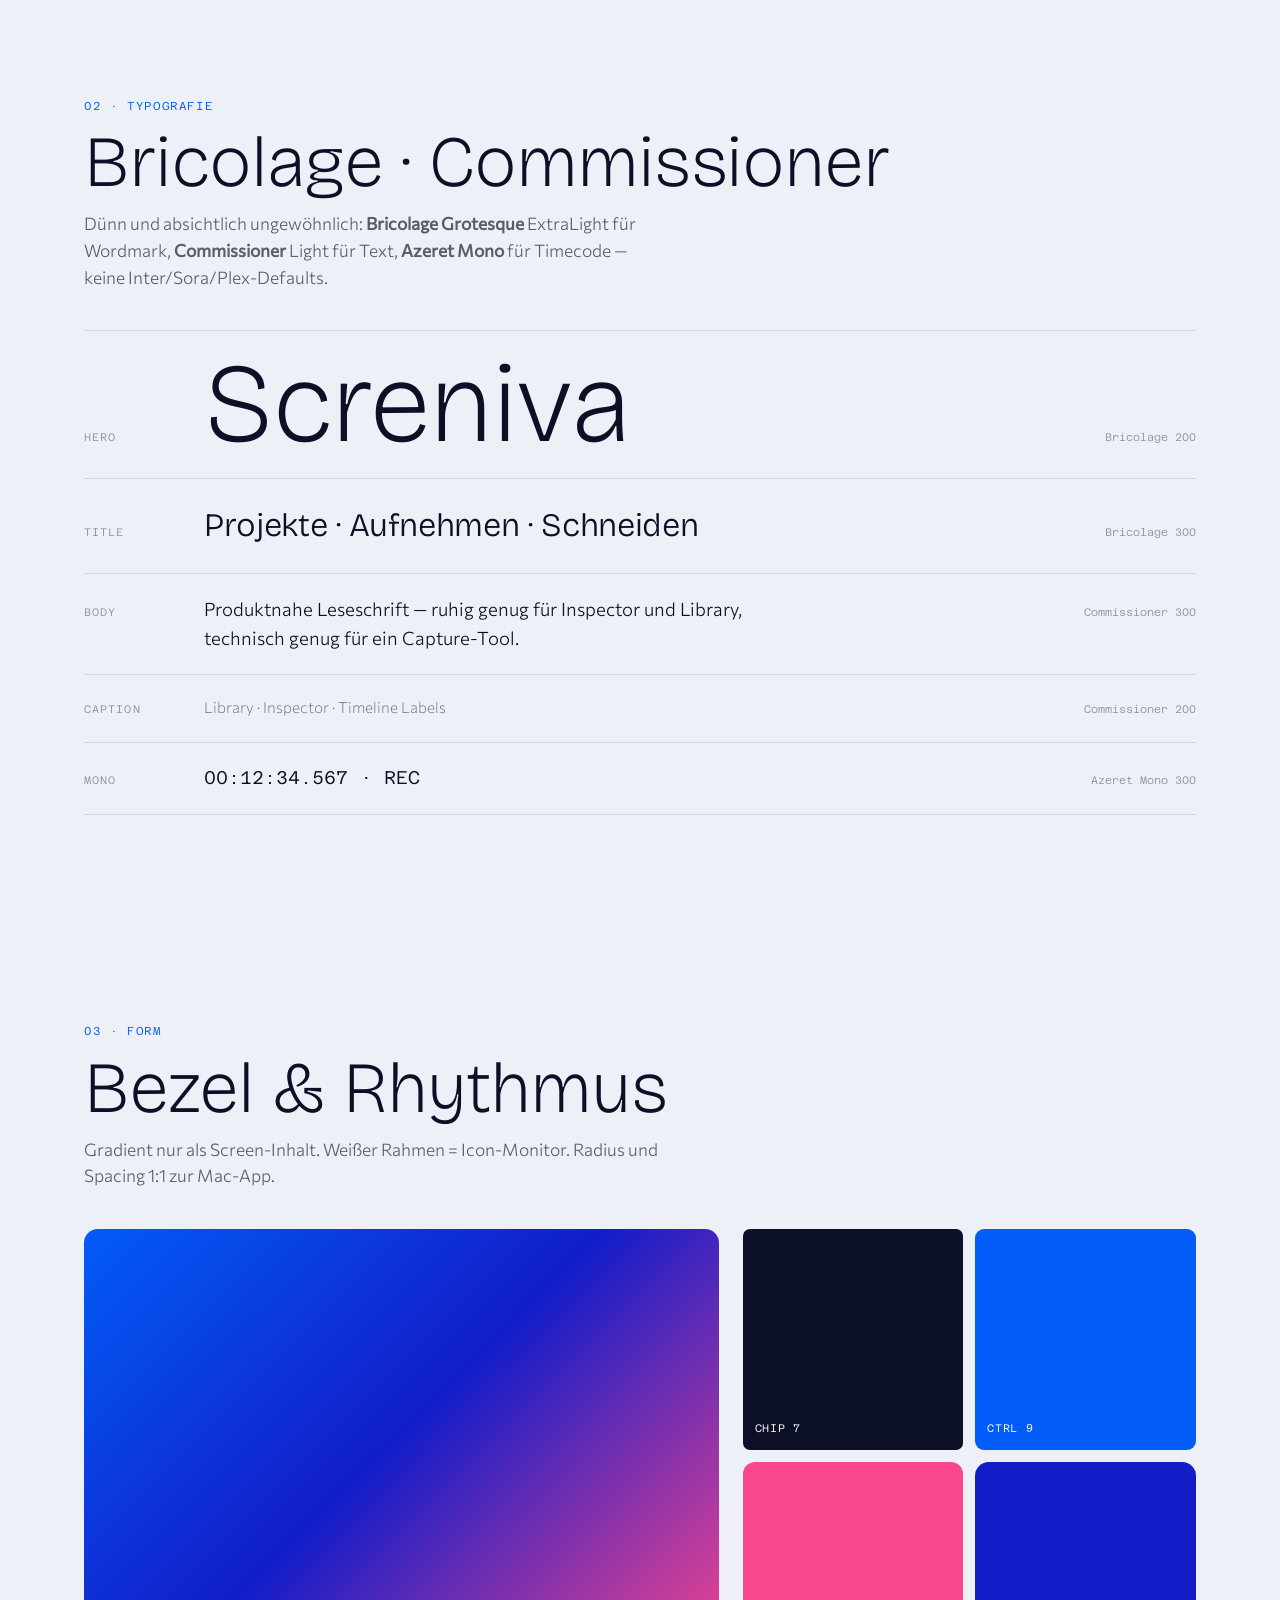
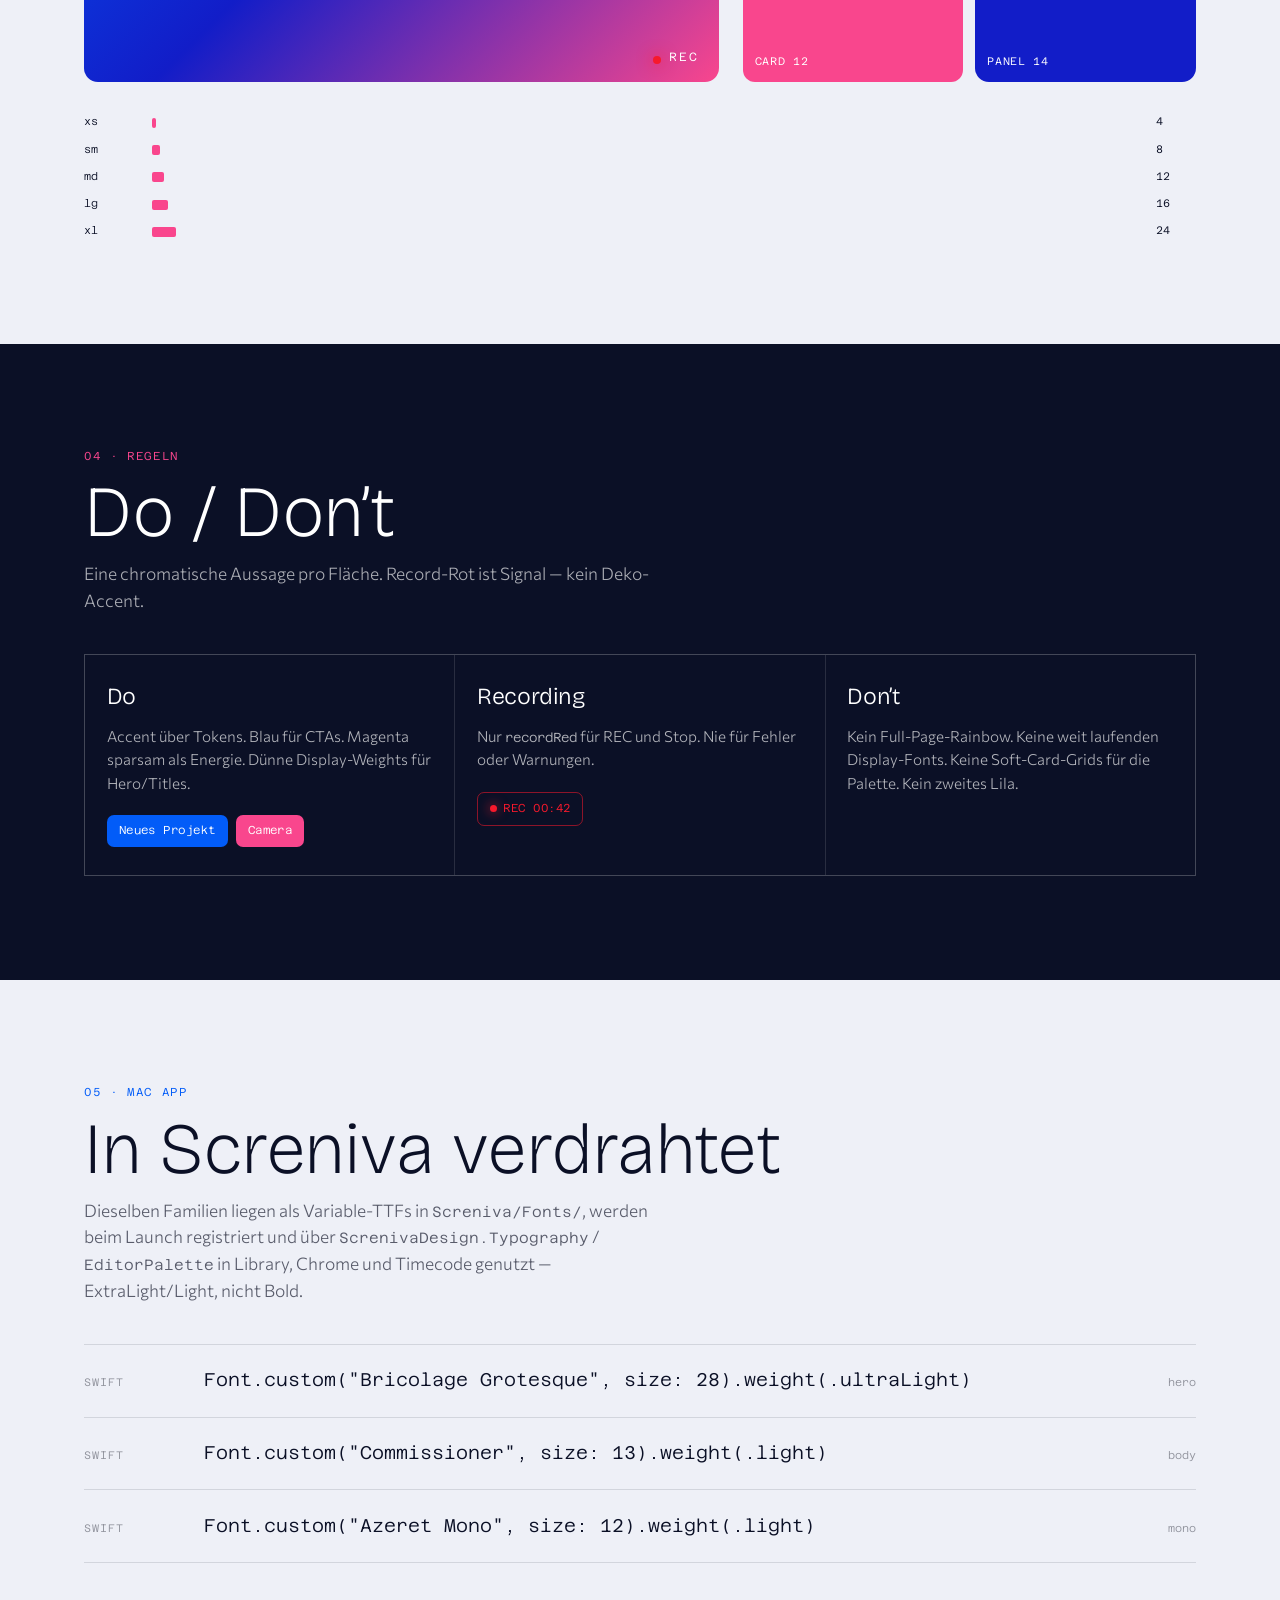
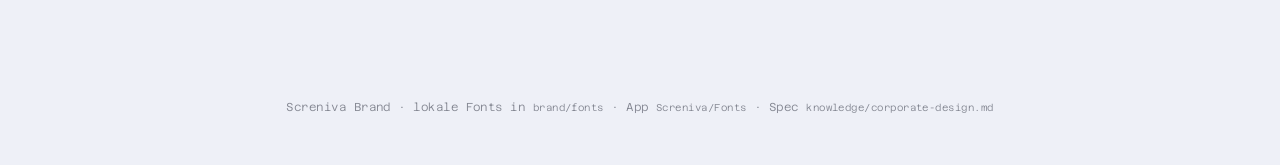
<file: brand/index.html>
<!DOCTYPE html>
<html lang="de">
  <head>
    <meta charset="utf-8" />
    <meta name="viewport" content="width=device-width, initial-scale=1" />
    <title>Screniva — Brand</title>
    <meta
      name="description"
      content="Screniva Corporate Design: Screen, Record-Dot, dünne Brand-Fonts — Bricolage · Commissioner · Azeret."
    />
    <link rel="stylesheet" href="./tokens.css" />
    <link rel="stylesheet" href="./site.css" />
    <link rel="icon" href="./assets/icon-1024.png" type="image/png" />
  </head>
  <body>
    <div class="topbar">
      <span class="topbar__rec"><span class="topbar__rec-dot" aria-hidden="true"></span> Rec 00:00:12:08</span>
      <a href="#tokens">Tokens</a>
    </div>

    <header class="hero">
      <div class="hero__screen" aria-hidden="true">
        <img
          class="hero__icon"
          src="./assets/icon-1024.png"
          width="1024"
          height="1024"
          alt=""
          decoding="async"
        />
      </div>
      <div class="hero__copy">
        <p class="hero__brand">Screniva</p>
        <h1 class="hero__line">Signal auf der Stage.</h1>
        <p class="hero__lede">
          Broken-C Monitor. Record-Dot als Lichtquelle. Tokens aus dem Icon —
          nicht aus dem Startup-Baukasten.
        </p>
        <a class="hero__cta" href="#tokens">01 · Palette</a>
      </div>
      <div class="hero__stand" aria-hidden="true"></div>
    </header>

    <main>
      <section class="band" id="tokens" aria-labelledby="colors-title">
        <div class="band__inner">
          <p class="kicker">01 · Farbe</p>
          <h2 id="colors-title">Sieben Lanes</h2>
          <p class="band__lede">
            Wie Timeline-Spuren — nicht als Karten-Grid. Klick kopiert Hex.
            Gleiche Werte wie <code>ScrenivaDesign</code> /
            <code>ScrenivaBrandColors</code>.
          </p>
          <div class="lanes">
            <button class="lane" type="button" data-hex="#025CF8" style="background: var(--color-electric-blue)" aria-label="electricBlue kopieren">
              <span class="lane__name">electricBlue</span>
              <span class="lane__hex">#025CF8</span>
              <span class="lane__role">Primary · Video</span>
            </button>
            <button class="lane" type="button" data-hex="#F9468D" style="background: var(--color-magenta)" aria-label="magenta kopieren">
              <span class="lane__name">magenta</span>
              <span class="lane__hex">#F9468D</span>
              <span class="lane__role">Camera · Energy</span>
            </button>
            <button class="lane" type="button" data-hex="#121DC8" style="background: var(--color-deep-royal)" aria-label="deepRoyal kopieren">
              <span class="lane__name">deepRoyal</span>
              <span class="lane__hex">#121DC8</span>
              <span class="lane__role">Gradient</span>
            </button>
            <button class="lane" type="button" data-hex="#02209D" style="background: var(--color-navy)" aria-label="navy kopieren">
              <span class="lane__name">navy</span>
              <span class="lane__hex">#02209D</span>
              <span class="lane__role">Depth</span>
            </button>
            <button class="lane" type="button" data-hex="#F7192C" style="background: var(--color-record-red)" aria-label="recordRed kopieren">
              <span class="lane__name">recordRed</span>
              <span class="lane__hex">#F7192C</span>
              <span class="lane__role">REC only</span>
            </button>
            <button class="lane" type="button" data-hex="#0B1026" style="background: var(--color-ink)" aria-label="ink kopieren">
              <span class="lane__name">ink</span>
              <span class="lane__hex">#0B1026</span>
              <span class="lane__role">Stage</span>
            </button>
            <button class="lane lane--mist" type="button" data-hex="#F4F6FC" style="background: var(--color-mist)" aria-label="mist kopieren">
              <span class="lane__name">mist</span>
              <span class="lane__hex">#F4F6FC</span>
              <span class="lane__role">Wash</span>
            </button>
          </div>
        </div>
      </section>

      <section class="band" aria-labelledby="type-title">
        <div class="band__inner">
          <p class="kicker">02 · Typografie</p>
          <h2 id="type-title">Bricolage · Commissioner</h2>
          <p class="band__lede">
            Dünn und absichtlich ungewöhnlich:
            <strong>Bricolage Grotesque</strong> ExtraLight für Wordmark,
            <strong>Commissioner</strong> Light für Text,
            <strong>Azeret Mono</strong> für Timecode — keine Inter/Sora/Plex-Defaults.
          </p>
          <div class="type-slab">
            <div class="type-row">
              <span class="type-row__tag">Hero</span>
              <p class="type-hero">Screniva</p>
              <span class="type-row__meta">Bricolage 200</span>
            </div>
            <div class="type-row">
              <span class="type-row__tag">Title</span>
              <p class="type-title">Projekte · Aufnehmen · Schneiden</p>
              <span class="type-row__meta">Bricolage 300</span>
            </div>
            <div class="type-row">
              <span class="type-row__tag">Body</span>
              <p class="type-body">
                Produktnahe Leseschrift — ruhig genug für Inspector und Library,
                technisch genug für ein Capture-Tool.
              </p>
              <span class="type-row__meta">Commissioner 300</span>
            </div>
            <div class="type-row">
              <span class="type-row__tag">Caption</span>
              <p class="type-caption">Library · Inspector · Timeline Labels</p>
              <span class="type-row__meta">Commissioner 200</span>
            </div>
            <div class="type-row">
              <span class="type-row__tag">Mono</span>
              <p class="type-mono">00:12:34.567 · REC</p>
              <span class="type-row__meta">Azeret Mono 300</span>
            </div>
          </div>
        </div>
      </section>

      <section class="band" aria-labelledby="shape-title">
        <div class="band__inner">
          <p class="kicker">03 · Form</p>
          <h2 id="shape-title">Bezel &amp; Rhythmus</h2>
          <p class="band__lede">
            Gradient nur als Screen-Inhalt. Weißer Rahmen = Icon-Monitor.
            Radius und Spacing 1:1 zur Mac-App.
          </p>
          <div class="shape-grid">
            <div class="grad-block" aria-label="Brand-Gradient mit REC"></div>
            <div class="radius-stack">
              <div class="radius-tile" style="border-radius: var(--radius-chip)">CHIP 7</div>
              <div class="radius-tile" style="border-radius: var(--radius-control); background: var(--color-electric-blue)">CTRL 9</div>
              <div class="radius-tile" style="border-radius: var(--radius-card); background: var(--color-magenta)">CARD 12</div>
              <div class="radius-tile" style="border-radius: var(--radius-panel); background: var(--color-deep-royal)">PANEL 14</div>
            </div>
          </div>
          <div class="space-meter" aria-label="Spacing-Skala">
            <div class="space-meter__row">
              <span>xs</span>
              <div class="space-meter__bar" style="width: var(--space-xs)"></div>
              <span>4</span>
            </div>
            <div class="space-meter__row">
              <span>sm</span>
              <div class="space-meter__bar" style="width: var(--space-sm)"></div>
              <span>8</span>
            </div>
            <div class="space-meter__row">
              <span>md</span>
              <div class="space-meter__bar" style="width: var(--space-md)"></div>
              <span>12</span>
            </div>
            <div class="space-meter__row">
              <span>lg</span>
              <div class="space-meter__bar" style="width: var(--space-lg)"></div>
              <span>16</span>
            </div>
            <div class="space-meter__row">
              <span>xl</span>
              <div class="space-meter__bar" style="width: var(--space-xl)"></div>
              <span>24</span>
            </div>
          </div>
        </div>
      </section>

      <section class="band band--ink" aria-labelledby="usage-title">
        <div class="band__inner">
          <p class="kicker">04 · Regeln</p>
          <h2 id="usage-title">Do / Don’t</h2>
          <p class="band__lede">
            Eine chromatische Aussage pro Fläche. Record-Rot ist Signal — kein
            Deko-Accent.
          </p>
          <div class="rules">
            <article class="rule">
              <h3>Do</h3>
              <p>
                Accent über Tokens. Blau für CTAs. Magenta sparsam als Energie.
                Dünne Display-Weights für Hero/Titles.
              </p>
              <div class="rule__demo">
                <span class="chip chip--blue">Neues Projekt</span>
                <span class="chip chip--magenta">Camera</span>
              </div>
            </article>
            <article class="rule">
              <h3>Recording</h3>
              <p>
                Nur <code>recordRed</code> für REC und Stop. Nie für Fehler oder
                Warnungen.
              </p>
              <div class="rule__demo">
                <span class="chip chip--rec"><span class="topbar__rec-dot" aria-hidden="true"></span> REC 00:42</span>
              </div>
            </article>
            <article class="rule">
              <h3>Don’t</h3>
              <p>
                Kein Full-Page-Rainbow. Keine weit laufenden Display-Fonts.
                Keine Soft-Card-Grids für die Palette. Kein zweites Lila.
              </p>
            </article>
          </div>
        </div>
      </section>

      <section class="band" aria-labelledby="app-title">
        <div class="band__inner">
          <p class="kicker">05 · Mac App</p>
          <h2 id="app-title">In Screniva verdrahtet</h2>
          <p class="band__lede">
            Dieselben Familien liegen als Variable-TTFs in
            <code>Screniva/Fonts/</code>, werden beim Launch registriert und über
            <code>ScrenivaDesign.Typography</code> / <code>EditorPalette</code>
            in Library, Chrome und Timecode genutzt — ExtraLight/Light, nicht Bold.
          </p>
          <div class="type-slab">
            <div class="type-row">
              <span class="type-row__tag">Swift</span>
              <p class="type-mono">Font.custom("Bricolage Grotesque", size: 28).weight(.ultraLight)</p>
              <span class="type-row__meta">hero</span>
            </div>
            <div class="type-row">
              <span class="type-row__tag">Swift</span>
              <p class="type-mono">Font.custom("Commissioner", size: 13).weight(.light)</p>
              <span class="type-row__meta">body</span>
            </div>
            <div class="type-row">
              <span class="type-row__tag">Swift</span>
              <p class="type-mono">Font.custom("Azeret Mono", size: 12).weight(.light)</p>
              <span class="type-row__meta">mono</span>
            </div>
          </div>
        </div>
      </section>
    </main>

    <footer class="site-foot">
      Screniva Brand · lokale Fonts in <code>brand/fonts</code> · App
      <code>Screniva/Fonts</code> · Spec <code>knowledge/corporate-design.md</code>
    </footer>

    <div class="toast" id="toast" role="status" aria-live="polite">Kopiert</div>
    <script src="./brand.js" type="module"></script>
  </body>
</html>
</file>
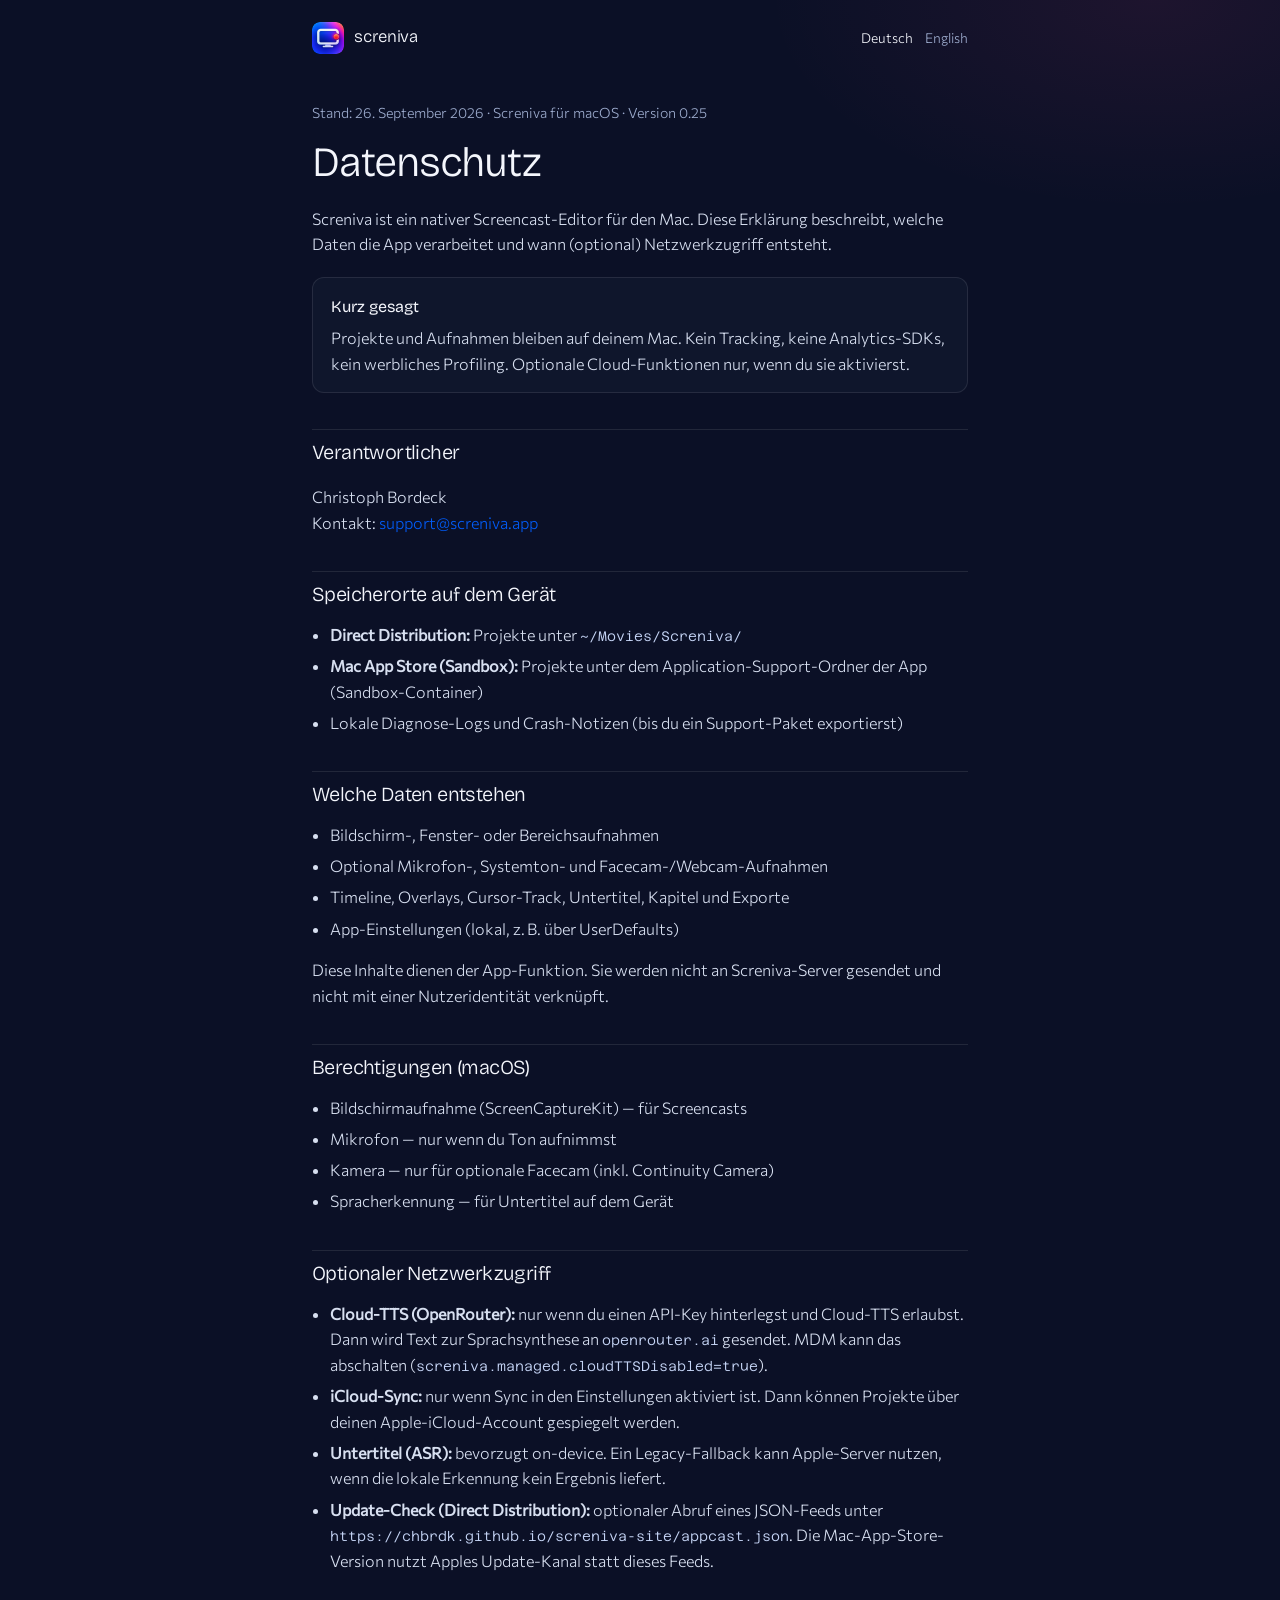
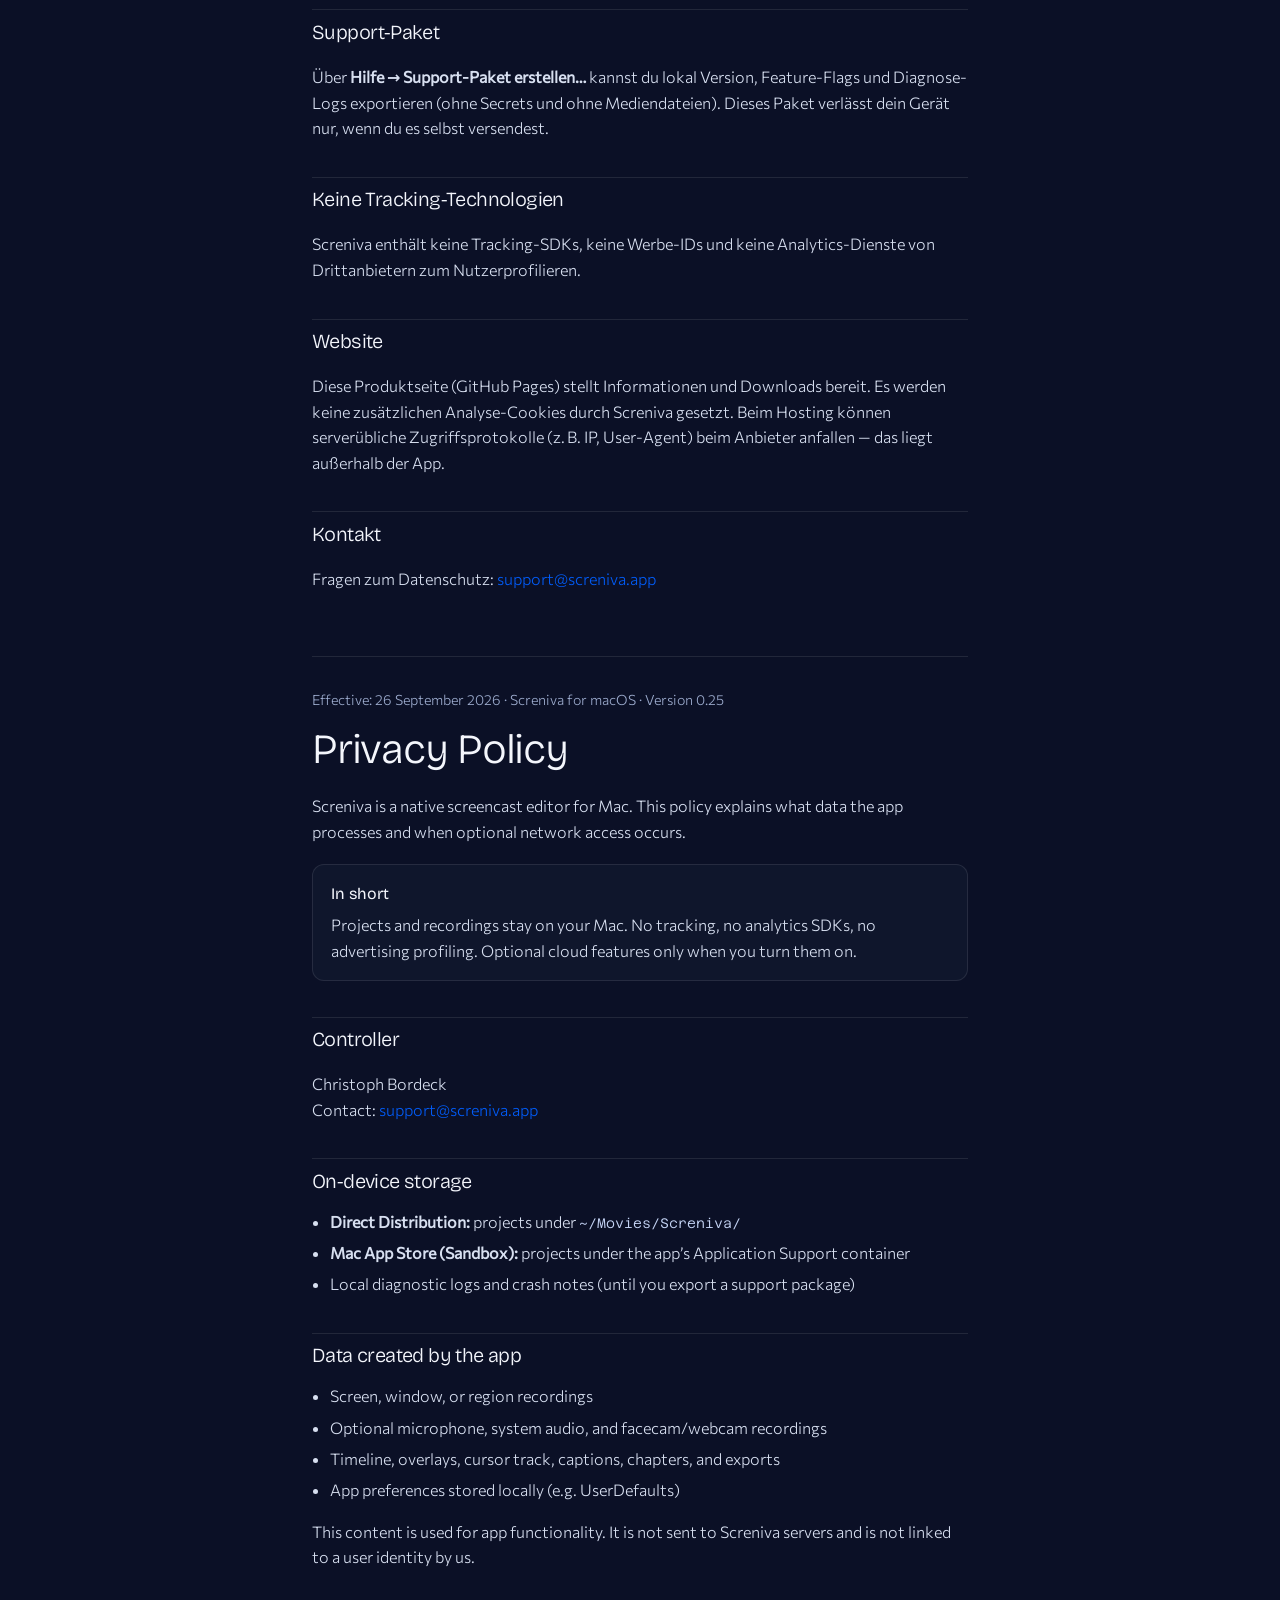
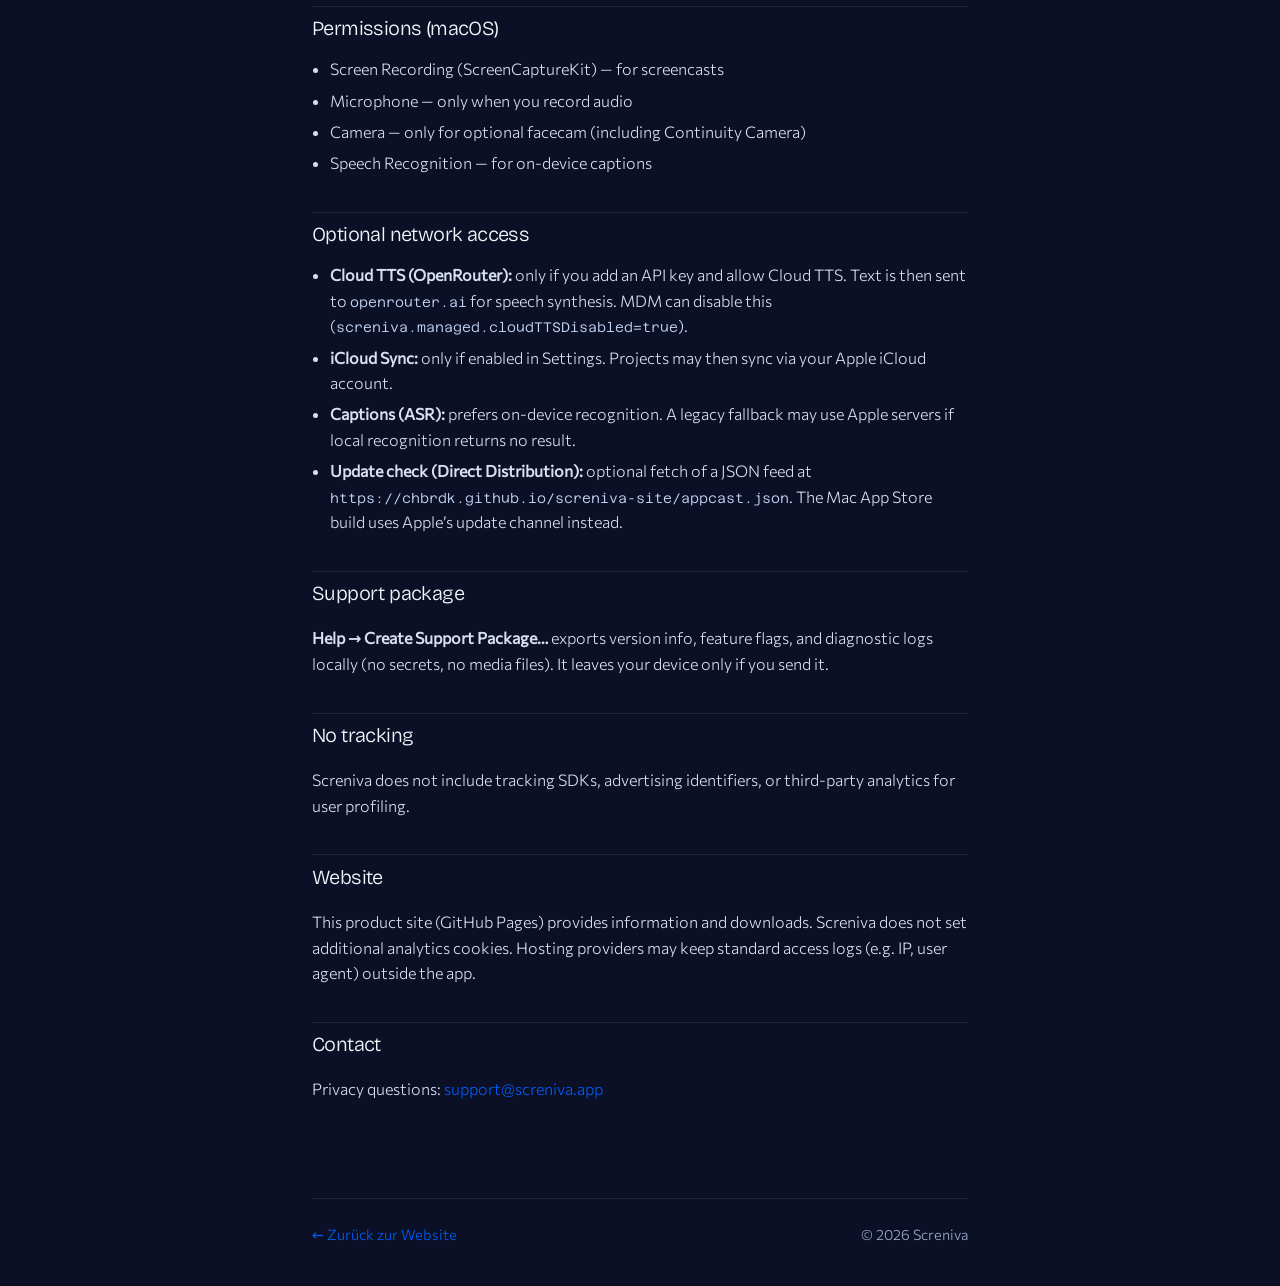
<file: privacy.html>
<!DOCTYPE html>
<html lang="de">
  <head>
    <meta charset="utf-8" />
    <meta name="viewport" content="width=device-width, initial-scale=1" />
    <meta name="theme-color" content="#0b1026" />
    <title>Screniva — Datenschutz / Privacy</title>
    <meta
      name="description"
      content="Datenschutzerklärung für Screniva (macOS). Projekte lokal, kein Tracking, optionale Cloud-Funktionen nur auf Wunsch."
    />
    <link rel="icon" href="./assets/icon-1024.png" type="image/png" />
    <link rel="stylesheet" href="brand/tokens.css" />
    <style>
      :root {
        --ink: var(--color-ink, #0b1026);
        --mist: var(--color-mist, #f4f6fc);
        --blue: var(--color-electric-blue, #025cf8);
        --muted: #9dacce;
        --line: #ffffff18;
      }
      * {
        box-sizing: border-box;
      }
      body {
        margin: 0;
        background:
          radial-gradient(900px 420px at 12% -10%, #025cf822, transparent 60%),
          radial-gradient(700px 380px at 90% 0%, #f9468d14, transparent 55%),
          var(--ink);
        color: var(--mist);
        font-family: Commissioner, system-ui, sans-serif;
        font-weight: 300;
        line-height: 1.6;
      }
      a {
        color: var(--blue);
        text-decoration: none;
      }
      a:hover {
        text-decoration: underline;
      }
      .wrap {
        max-width: 44rem;
        margin: 0 auto;
        padding: 0 1.5rem;
      }
      header {
        display: flex;
        align-items: center;
        justify-content: space-between;
        padding: 1.35rem 0 0;
        gap: 1rem;
      }
      .wordmark {
        display: inline-flex;
        align-items: center;
        gap: 0.65rem;
        color: var(--mist);
        font-family: "Bricolage Grotesque", system-ui, sans-serif;
        font-weight: 300;
        font-size: 1.05rem;
        letter-spacing: -0.02em;
        text-decoration: none;
      }
      .wordmark img {
        border-radius: 8px;
      }
      .lang {
        display: flex;
        gap: 0.75rem;
        font-size: 0.85rem;
      }
      .lang a {
        color: var(--muted);
      }
      .lang a[aria-current="true"] {
        color: var(--mist);
      }
      main {
        padding: 3rem 0 5rem;
      }
      .meta {
        color: var(--muted);
        font-size: 0.88rem;
        margin: 0 0 1rem;
      }
      h1,
      h2 {
        font-family: "Bricolage Grotesque", system-ui, sans-serif;
        font-weight: 300;
        letter-spacing: -0.03em;
      }
      h1 {
        font-size: clamp(2rem, 4vw, 2.6rem);
        line-height: 1.1;
        margin: 0 0 1.25rem;
      }
      h2 {
        font-size: 1.25rem;
        margin: 2.25rem 0 0.75rem;
        padding-top: 0.35rem;
        border-top: 1px solid var(--line);
      }
      p,
      li {
        color: #d7dff0;
      }
      ul {
        padding-left: 1.15rem;
        margin: 0.5rem 0 0;
      }
      li {
        margin: 0.35rem 0;
      }
      code {
        font-family: "Azeret Mono", ui-monospace, monospace;
        font-size: 0.86em;
        color: #c5d4f5;
      }
      .panel {
        margin-top: 1.25rem;
        padding: 1rem 1.1rem;
        border: 1px solid var(--line);
        border-radius: 12px;
        background: #121a30aa;
      }
      .panel strong {
        display: block;
        font-family: "Bricolage Grotesque", system-ui, sans-serif;
        font-weight: 400;
        margin-bottom: 0.35rem;
      }
      .en {
        margin-top: 4rem;
        padding-top: 2rem;
        border-top: 1px solid var(--line);
      }
      footer {
        border-top: 1px solid var(--line);
        padding: 1.5rem 0 2.5rem;
        color: var(--muted);
        font-size: 0.9rem;
        display: flex;
        flex-wrap: wrap;
        gap: 0.75rem 1.25rem;
        justify-content: space-between;
      }
    </style>
  </head>
  <body>
    <div class="wrap">
      <header>
        <a class="wordmark" href="./index.html">
          <img src="./assets/icon-1024.png" width="32" height="32" alt="" />
          screniva
        </a>
        <nav class="lang" aria-label="Sprache">
          <a href="#de" aria-current="true">Deutsch</a>
          <a href="#en">English</a>
        </nav>
      </header>

      <main>
        <section id="de" lang="de">
          <p class="meta">Stand: 26. September 2026 · Screniva für macOS · Version 0.25</p>
          <h1>Datenschutz</h1>
          <p>
            Screniva ist ein nativer Screencast-Editor für den Mac. Diese Erklärung beschreibt,
            welche Daten die App verarbeitet und wann (optional) Netzwerkzugriff entsteht.
          </p>

          <div class="panel">
            <strong>Kurz gesagt</strong>
            <p style="margin: 0">
              Projekte und Aufnahmen bleiben auf deinem Mac. Kein Tracking, keine Analytics-SDKs,
              kein werbliches Profiling. Optionale Cloud-Funktionen nur, wenn du sie aktivierst.
            </p>
          </div>

          <h2>Verantwortlicher</h2>
          <p>
            Christoph Bordeck<br />
            Kontakt:
            <a href="mailto:support@screniva.app">support@screniva.app</a>
          </p>

          <h2>Speicherorte auf dem Gerät</h2>
          <ul>
            <li>
              <strong>Direct Distribution:</strong> Projekte unter
              <code>~/Movies/Screniva/</code>
            </li>
            <li>
              <strong>Mac App Store (Sandbox):</strong> Projekte unter dem Application-Support-Ordner
              der App (Sandbox-Container)
            </li>
            <li>Lokale Diagnose-Logs und Crash-Notizen (bis du ein Support-Paket exportierst)</li>
          </ul>

          <h2>Welche Daten entstehen</h2>
          <ul>
            <li>Bildschirm-, Fenster- oder Bereichsaufnahmen</li>
            <li>Optional Mikrofon-, Systemton- und Facecam-/Webcam-Aufnahmen</li>
            <li>Timeline, Overlays, Cursor-Track, Untertitel, Kapitel und Exporte</li>
            <li>App-Einstellungen (lokal, z. B. über UserDefaults)</li>
          </ul>
          <p>
            Diese Inhalte dienen der App-Funktion. Sie werden nicht an Screniva-Server gesendet und
            nicht mit einer Nutzeridentität verknüpft.
          </p>

          <h2>Berechtigungen (macOS)</h2>
          <ul>
            <li>Bildschirmaufnahme (ScreenCaptureKit) — für Screencasts</li>
            <li>Mikrofon — nur wenn du Ton aufnimmst</li>
            <li>Kamera — nur für optionale Facecam (inkl. Continuity Camera)</li>
            <li>Spracherkennung — für Untertitel auf dem Gerät</li>
          </ul>

          <h2>Optionaler Netzwerkzugriff</h2>
          <ul>
            <li>
              <strong>Cloud-TTS (OpenRouter):</strong> nur wenn du einen API-Key hinterlegst und
              Cloud-TTS erlaubst. Dann wird Text zur Sprachsynthese an
              <code>openrouter.ai</code> gesendet. MDM kann das abschalten
              (<code>screniva.managed.cloudTTSDisabled=true</code>).
            </li>
            <li>
              <strong>iCloud-Sync:</strong> nur wenn Sync in den Einstellungen aktiviert ist.
              Dann können Projekte über deinen Apple-iCloud-Account gespiegelt werden.
            </li>
            <li>
              <strong>Untertitel (ASR):</strong> bevorzugt on-device. Ein Legacy-Fallback kann
              Apple-Server nutzen, wenn die lokale Erkennung kein Ergebnis liefert.
            </li>
            <li>
              <strong>Update-Check (Direct Distribution):</strong> optionaler Abruf eines JSON-Feeds
              unter
              <code>https://chbrdk.github.io/screniva-site/appcast.json</code>.
              Die Mac-App-Store-Version nutzt Apples Update-Kanal statt dieses Feeds.
            </li>
          </ul>

          <h2>Support-Paket</h2>
          <p>
            Über <strong>Hilfe → Support-Paket erstellen…</strong> kannst du lokal Version,
            Feature-Flags und Diagnose-Logs exportieren (ohne Secrets und ohne Mediendateien).
            Dieses Paket verlässt dein Gerät nur, wenn du es selbst versendest.
          </p>

          <h2>Keine Tracking-Technologien</h2>
          <p>
            Screniva enthält keine Tracking-SDKs, keine Werbe-IDs und keine Analytics-Dienste von
            Drittanbietern zum Nutzerprofilieren.
          </p>

          <h2>Website</h2>
          <p>
            Diese Produktseite (GitHub Pages) stellt Informationen und Downloads bereit. Es werden
            keine zusätzlichen Analyse-Cookies durch Screniva gesetzt. Beim Hosting können
            serverübliche Zugriffsprotokolle (z. B. IP, User-Agent) beim Anbieter anfallen — das
            liegt außerhalb der App.
          </p>

          <h2>Kontakt</h2>
          <p>
            Fragen zum Datenschutz:
            <a href="mailto:support@screniva.app">support@screniva.app</a>
          </p>
        </section>

        <section class="en" id="en" lang="en">
          <p class="meta">Effective: 26 September 2026 · Screniva for macOS · Version 0.25</p>
          <h1>Privacy Policy</h1>
          <p>
            Screniva is a native screencast editor for Mac. This policy explains what data the app
            processes and when optional network access occurs.
          </p>

          <div class="panel">
            <strong>In short</strong>
            <p style="margin: 0">
              Projects and recordings stay on your Mac. No tracking, no analytics SDKs, no
              advertising profiling. Optional cloud features only when you turn them on.
            </p>
          </div>

          <h2>Controller</h2>
          <p>
            Christoph Bordeck<br />
            Contact:
            <a href="mailto:support@screniva.app">support@screniva.app</a>
          </p>

          <h2>On-device storage</h2>
          <ul>
            <li>
              <strong>Direct Distribution:</strong> projects under
              <code>~/Movies/Screniva/</code>
            </li>
            <li>
              <strong>Mac App Store (Sandbox):</strong> projects under the app’s Application Support
              container
            </li>
            <li>Local diagnostic logs and crash notes (until you export a support package)</li>
          </ul>

          <h2>Data created by the app</h2>
          <ul>
            <li>Screen, window, or region recordings</li>
            <li>Optional microphone, system audio, and facecam/webcam recordings</li>
            <li>Timeline, overlays, cursor track, captions, chapters, and exports</li>
            <li>App preferences stored locally (e.g. UserDefaults)</li>
          </ul>
          <p>
            This content is used for app functionality. It is not sent to Screniva servers and is
            not linked to a user identity by us.
          </p>

          <h2>Permissions (macOS)</h2>
          <ul>
            <li>Screen Recording (ScreenCaptureKit) — for screencasts</li>
            <li>Microphone — only when you record audio</li>
            <li>Camera — only for optional facecam (including Continuity Camera)</li>
            <li>Speech Recognition — for on-device captions</li>
          </ul>

          <h2>Optional network access</h2>
          <ul>
            <li>
              <strong>Cloud TTS (OpenRouter):</strong> only if you add an API key and allow Cloud
              TTS. Text is then sent to <code>openrouter.ai</code> for speech synthesis. MDM can
              disable this (<code>screniva.managed.cloudTTSDisabled=true</code>).
            </li>
            <li>
              <strong>iCloud Sync:</strong> only if enabled in Settings. Projects may then sync via
              your Apple iCloud account.
            </li>
            <li>
              <strong>Captions (ASR):</strong> prefers on-device recognition. A legacy fallback may
              use Apple servers if local recognition returns no result.
            </li>
            <li>
              <strong>Update check (Direct Distribution):</strong> optional fetch of a JSON feed at
              <code>https://chbrdk.github.io/screniva-site/appcast.json</code>.
              The Mac App Store build uses Apple’s update channel instead.
            </li>
          </ul>

          <h2>Support package</h2>
          <p>
            <strong>Help → Create Support Package…</strong> exports version info, feature flags, and
            diagnostic logs locally (no secrets, no media files). It leaves your device only if you
            send it.
          </p>

          <h2>No tracking</h2>
          <p>
            Screniva does not include tracking SDKs, advertising identifiers, or third-party
            analytics for user profiling.
          </p>

          <h2>Website</h2>
          <p>
            This product site (GitHub Pages) provides information and downloads. Screniva does not
            set additional analytics cookies. Hosting providers may keep standard access logs
            (e.g. IP, user agent) outside the app.
          </p>

          <h2>Contact</h2>
          <p>
            Privacy questions:
            <a href="mailto:support@screniva.app">support@screniva.app</a>
          </p>
        </section>
      </main>

      <footer>
        <a href="./index.html">← Zurück zur Website</a>
        <span>© 2026 Screniva</span>
      </footer>
    </div>
  </body>
</html>
</file>
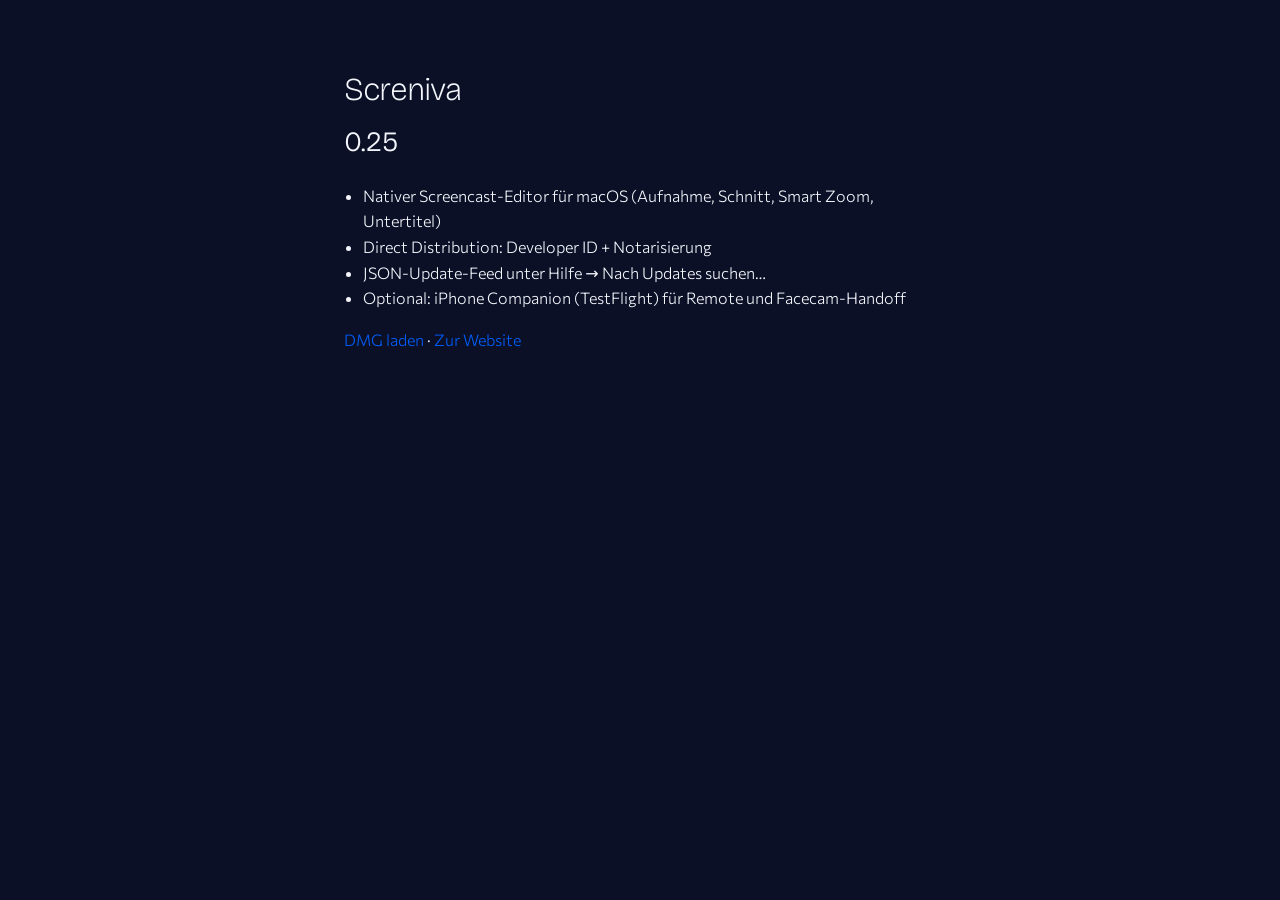
<file: notes/0.25.html>
<!DOCTYPE html>
<html lang="de">
  <head>
    <meta charset="utf-8" />
    <meta name="viewport" content="width=device-width, initial-scale=1" />
    <title>Screniva 0.25 — Release Notes</title>
    <link rel="stylesheet" href="../product.css" />
    <link rel="stylesheet" href="../brand/tokens.css" />
    <link rel="icon" href="../assets/icon-1024.png" type="image/png" />
    <style>
      body {
        margin: 0;
        min-height: 100vh;
        background: var(--color-ink, #0b1026);
        color: var(--color-mist, #f4f6fc);
        font-family: Commissioner, system-ui, sans-serif;
        font-weight: 300;
      }
      main {
        max-width: 40rem;
        margin: 0 auto;
        padding: 4rem 1.5rem 6rem;
      }
      .brand {
        font-family: "Bricolage Grotesque", system-ui, sans-serif;
        font-weight: 200;
        font-size: 2rem;
        letter-spacing: -0.03em;
        margin: 0 0 0.5rem;
      }
      h1 {
        font-family: "Bricolage Grotesque", system-ui, sans-serif;
        font-weight: 300;
        font-size: 1.75rem;
        margin: 0 0 1.5rem;
      }
      ul {
        line-height: 1.6;
        padding-left: 1.2rem;
      }
      a {
        color: var(--color-electric-blue, #025cf8);
      }
    </style>
  </head>
  <body>
    <main>
      <p class="brand">Screniva</p>
      <h1>0.25</h1>
      <ul>
        <li>Nativer Screencast-Editor für macOS (Aufnahme, Schnitt, Smart Zoom, Untertitel)</li>
        <li>Direct Distribution: Developer ID + Notarisierung</li>
        <li>JSON-Update-Feed unter Hilfe → Nach Updates suchen…</li>
        <li>Optional: iPhone Companion (TestFlight) für Remote und Facecam-Handoff</li>
      </ul>
      <p><a href="../download/Screniva-0.25.dmg">DMG laden</a> · <a href="../index.html">Zur Website</a></p>
    </main>
  </body>
</html>
</file>
<file: brand/tokens.css>
/* Local brand faces — same families as Screniva/Fonts (app bundle). */
@font-face {
  font-family: "Bricolage Grotesque";
  src: url("./fonts/bricolage-200.woff2") format("woff2");
  font-weight: 200;
  font-style: normal;
  font-display: swap;
}
@font-face {
  font-family: "Bricolage Grotesque";
  src: url("./fonts/bricolage-300.woff2") format("woff2");
  font-weight: 300;
  font-style: normal;
  font-display: swap;
}
@font-face {
  font-family: "Bricolage Grotesque";
  src: url("./fonts/bricolage-400.woff2") format("woff2");
  font-weight: 400;
  font-style: normal;
  font-display: swap;
}
@font-face {
  font-family: "Commissioner";
  src: url("./fonts/commissioner-200.woff2") format("woff2");
  font-weight: 200;
  font-style: normal;
  font-display: swap;
}
@font-face {
  font-family: "Commissioner";
  src: url("./fonts/commissioner-300.woff2") format("woff2");
  font-weight: 300;
  font-style: normal;
  font-display: swap;
}
@font-face {
  font-family: "Commissioner";
  src: url("./fonts/commissioner-400.woff2") format("woff2");
  font-weight: 400;
  font-style: normal;
  font-display: swap;
}
@font-face {
  font-family: "Azeret Mono";
  src: url("./fonts/azeret-300.woff2") format("woff2");
  font-weight: 300;
  font-style: normal;
  font-display: swap;
}
@font-face {
  font-family: "Azeret Mono";
  src: url("./fonts/azeret-400.woff2") format("woff2");
  font-weight: 400;
  font-style: normal;
  font-display: swap;
}

/* Screniva design tokens — keep in sync with ScrenivaBrandColors (paths.ts)
   and Screniva/ScrenivaDesign.swift. See knowledge/corporate-design.md */

:root {
  --color-electric-blue: #025cf8;
  --color-magenta: #f9468d;
  --color-deep-royal: #121dc8;
  --color-navy: #02209d;
  --color-record-red: #f7192c;
  --color-ink: #0b1026;
  --color-mist: #f4f6fc;

  --color-brand-primary: var(--color-electric-blue);
  --color-brand-secondary: var(--color-magenta);
  --color-recording: var(--color-record-red);
  --color-success: #33b873;
  --color-warning: #f5b833;
  --color-paper: #eef0f7;
  --color-hairline: color-mix(in srgb, var(--color-ink) 12%, transparent);

  --gradient-brand: linear-gradient(
    135deg,
    var(--color-electric-blue) 0%,
    var(--color-deep-royal) 48%,
    var(--color-magenta) 100%
  );
  --gradient-brand-soft: linear-gradient(
    135deg,
    color-mix(in srgb, var(--color-electric-blue) 18%, transparent),
    color-mix(in srgb, var(--color-magenta) 12%, transparent)
  );

  --font-display: "Bricolage Grotesque", "Avenir Next", sans-serif;
  --font-body: "Commissioner", "Avenir Next", sans-serif;
  --font-mono: "Azeret Mono", "SF Mono", ui-monospace, monospace;
  --weight-hair: 200;
  --weight-thin: 300;
  --weight-book: 400;

  --radius-chip: 7px;
  --radius-control: 9px;
  --radius-card: 12px;
  --radius-panel: 14px;
  --radius-mark: 22%;

  --space-xs: 4px;
  --space-sm: 8px;
  --space-md: 12px;
  --space-lg: 16px;
  --space-xl: 24px;
  --space-2xl: 48px;
  --space-3xl: 80px;

  --ease-out: cubic-bezier(0.22, 1, 0.36, 1);
  --duration-fast: 180ms;
  --duration-med: 420ms;
  --measure: min(72rem, calc(100% - 2.5rem));
}
</file>
<file: product.css>
:root{color-scheme:dark;--surface:#12182f;--muted:#a1a8bd;--line:#ffffff17}*{box-sizing:border-box}html{scroll-behavior:smooth;scroll-padding-top:30px}body{margin:0;background:var(--color-ink);color:var(--color-mist);font-family:var(--font-body);font-weight:300;font-size:16px;-webkit-font-smoothing:antialiased}a{color:inherit;text-decoration:none}button,input{font:inherit}button,a,input{-webkit-tap-highlight-color:transparent}button{color:inherit;cursor:pointer}a,button{touch-action:manipulation}button:focus-visible,a:focus-visible,input:focus-visible{outline:2px solid var(--color-magenta);outline-offset:6px}button{border:0}h1,h2,h3,p{margin:0}h1,h2,h3{font-family:var(--font-display);font-weight:300}p{line-height:1.65}.wrap{max-width:1240px;width:calc(100% - 96px);margin-inline:auto}.skip{position:fixed;top:-100px;left:20px;background:white;color:var(--color-ink);padding:16px;z-index:20}.skip:focus{top:10px}.sr-only{position:absolute;width:1px;height:1px;overflow:hidden;clip-path:inset(50%)}.nav{height:112px;display:flex;align-items:center;justify-content:space-between;border-bottom:1px solid var(--line)}.wordmark{display:flex;align-items:center;gap:10px;font:300 30px var(--font-display);letter-spacing:-1.2px}.wordmark img{border-radius:22%}.wordmark-dot{font:300 12px var(--font-body);align-self:flex-start;margin:4px 0 0 -4px}.nav nav{display:flex;align-items:center;gap:36px;font-size:14px}.nav nav>a:not(.nav-cta){color:#c6cada}.nav nav>a:hover,.text-link:hover{color:var(--color-magenta)}.nav-cta{display:flex;gap:28px;align-items:center;border:1px solid #ffffff3b;padding:12px 18px;border-radius:var(--radius-control);transition:background .2s}.nav-cta:hover{background:#ffffff10}.hero{padding-top:64px}.hero-eyebrow,.hero-bottom,.showcase-top,.showcase-bottom{display:flex;align-items:center;justify-content:space-between}.eyebrow,.section-marker,.feature-note,.native-tag,.closing-rec{font:300 12px var(--font-mono);letter-spacing:1.4px}.hero-eyebrow .eyebrow{color:var(--color-magenta)}.mac-label{font-size:14px;color:var(--muted)}.mac-label span{margin-left:14px}.hero h1{position:relative;display:inline-block;font-size:clamp(64px,8.9vw,120px);line-height:1.04;letter-spacing:-5.5px;font-weight:200;margin:30px 0 32px}.hero h1>span{color:#a5adcf}.record-dot{display:inline-block;background:var(--color-record-red);width:23px;height:23px;border-radius:50%;vertical-align:baseline;margin-left:20px;box-shadow:0 0 32px #f7192c20}.hero-bottom>p{font-size:20px;color:#bec4d8;line-height:1.55}.hero-actions{display:flex;align-items:center;gap:28px}.button{min-height:54px;display:inline-flex;align-items:center;justify-content:center;gap:16px;border-radius:var(--radius-control);padding:16px 24px;font-weight:400;font-size:16px;transition:transform .2s,background .2s}.button:hover{transform:translateY(-3px)}.button-primary{background:var(--color-electric-blue);box-shadow:0 6px 32px #025cf821}.button-primary:hover{background:#2876ff}.button svg{width:20px;height:20px;fill:none;stroke:currentColor;stroke-width:1.5}.text-link{display:inline-flex;align-items:center;gap:12px;font-size:15px}.play-outline{font-size:24px}.showcase{margin-top:72px;scroll-margin-top:24px}.showcase-top{margin-bottom:18px}.showcase-top .eyebrow{color:#858fae;font-size:11px;letter-spacing:1.3px}.preview-label{font-size:12px;color:#858fae}.editor{background:#161b2c;border:1px solid #ffffff27;border-radius:var(--radius-panel);overflow:hidden;box-shadow:0 30px 80px #0004}.editor-titlebar{height:44px;display:flex;align-items:center;justify-content:space-between;border-bottom:1px solid #ffffff0d;padding:0 16px;font-size:12px;color:#c2c7d7}.traffic{display:flex;gap:7px}.traffic i{width:9px;height:9px;border-radius:50%;background:#fa625b}.traffic i:nth-child(2){background:#f9bc43}.traffic i:nth-child(3){background:#39c550}.muted{color:#69748e}.editor-export{background:#025cf8;padding:6px 11px;border-radius:5px;color:white}.editor-export span{margin-left:10px}.editor-workspace{display:grid;grid-template-columns:145px minmax(0,1fr) 162px}.scenes{padding:20px 14px;display:flex;flex-direction:column;gap:16px}.editor-label{font:300 11px var(--font-mono);letter-spacing:1px;color:#939cb4}.scene{padding:0;background:none;text-align:left;font-size:12px;color:#939cb4}.scene-thumb{display:block;width:100%;height:65px;border:2px solid transparent;border-radius:6px;padding:10px;font:300 16px/.95 var(--font-display);margin-bottom:7px;color:white}.thumb-one{background:#d9e9c1;color:#273c21}.thumb-two{background:#7667b7;display:flex;align-items:center;justify-content:center}.thumb-three{background:#efb5c9;color:#521f35}.selected .scene-thumb{outline:2px solid #548efc;outline-offset:3px}.selected{color:white}.mini-lines{width:60%;height:32px;background:repeating-linear-gradient(0deg,#eeecf8 0 6px,transparent 6px 12px);border-radius:2px}.scene-count{font-size:11px;color:#6f7992;margin-top:auto}.preview-column{min-width:0;background:#0b1020}.preview-stage{position:relative;aspect-ratio:1.89;background:linear-gradient(125deg,#126cfa,#373ac8 57%,#b757b0);display:flex;align-items:center;justify-content:center;padding:32px;overflow:hidden;--frame:32px}.demo-window{width:100%;height:100%;background:#f1f0e9;color:#263429;box-shadow:0 12px 24px #10165242;border-radius:7px;overflow:hidden;transition:transform .8s}.demo-browser{display:flex;align-items:center;justify-content:space-between;border-bottom:1px solid #293e2320;padding:11px 15px;font-size:9px}.demo-browser>span:first-child{font-weight:400}.demo-browser>span:nth-child(2){color:#788174}.demo-content{padding:22px 30px}.demo-kicker{font:400 8px var(--font-mono);letter-spacing:1.4px;color:#6a765f}.demo-content h2{font-size:clamp(29px,4vw,53px);letter-spacing:-2px;line-height:.96;margin:13px 0 10px}.demo-content h2 em{font-style:normal;color:#6f8a4a}.demo-content>p{font-size:10px;color:#7a8273}.demo-projects{display:grid;gap:6px;margin-top:19px}.demo-projects>div{display:flex;align-items:center;gap:10px;padding:8px;border-radius:5px;background:#ffffffa8;font-size:10px}.demo-projects small{display:block;color:#858b7d;font-size:8px;margin-top:3px}.demo-projects>div>span:last-child{margin-left:auto;font:9px var(--font-mono);color:#899080}.project-symbol{background:#dce4ce;padding:8px;border-radius:4px;color:#637746}.project-symbol.magenta{background:#f3dce6;color:#a65c7c}.zoom-badge{position:absolute;right:18px;top:55%;background:#111b39eF;box-shadow:0 4px 18px #0003;color:white;border:1px solid #ffffff40;border-radius:7px;padding:10px;display:flex;gap:10px;font-size:11px;transform:rotate(-4deg)}.zoom-badge>span:last-child{color:#90b6ff;font-family:var(--font-mono);font-size:10px}.caption{position:absolute;bottom:15px;left:50%;transform:translateX(-50%);background:#0b1026e8;padding:7px 10px;border-radius:5px;white-space:nowrap;font-size:11px}.transport{height:44px;display:flex;align-items:center;justify-content:space-between;padding:0 16px;font:11px var(--font-mono)}.preview-scale{font:11px var(--font-body);color:#838ca5}.transport button{width:32px;height:32px;background:none;border-radius:50%;font-size:13px}.transport button:hover{background:#ffffff15}.inspector{padding:20px 16px}.inspector-group{position:relative;padding:20px 0;border-bottom:1px solid #ffffff0b;font-size:12px}.inspector-group>label{display:flex;justify-content:space-between}.swatches{display:flex;gap:8px;margin-top:12px}.swatch{width:28px;height:28px;border-radius:6px;border:1px solid #ffffff30}.swatch-blue{background:linear-gradient(125deg,#126cfa,#b757b0)}.swatch-pink{background:linear-gradient(125deg,#f9468d,#7934bd)}.swatch-ink{background:#0b1026}.swatch.active{outline:2px solid #8eb3ff;outline-offset:3px}.inspector input{width:100%;accent-color:#448aff;margin-top:14px;height:4px}.toggle{width:28px;height:16px;padding:2px;border-radius:30px;background:#48526b;float:right;margin-top:1px}.toggle i{display:block;background:white;width:12px;height:12px;border-radius:50%;transition:transform .2s}.toggle.on{background:var(--color-electric-blue)}.toggle.on i{transform:translateX(12px)}.inspector-note{font:300 19px/1.3 var(--font-display);color:#68728f;margin-top:29px}.timeline{border-top:1px solid #ffffff15;position:relative;padding:0 16px 15px;background:#14192a}.timeline-toolbar{display:flex;align-items:center;justify-content:space-between;height:35px;font-size:11px;color:#adb5cc}.timeline-tools{font-size:15px;color:#a3aec9}.timeline-toolbar>span:last-child{font-size:10px;color:#6c7794}.timeline-ruler{display:flex;justify-content:space-between;margin-left:94px;font:9px var(--font-mono);color:#687594;padding:8px 0}.tracks{position:relative;display:grid;gap:5px}.track{display:flex;align-items:center;gap:14px;font-size:10px;color:#8d98b6}.track>span{width:80px;flex-shrink:0}.clip-track{display:flex;gap:4px;width:100%;height:24px}.clip{display:flex;align-items:center;padding:0 10px;border-radius:3px;font-size:10px;overflow:hidden;white-space:nowrap}.clip.blue{background:#024ecc;border-top:1px solid #4b87eb;color:#e2ebff;flex:1}.clip.blue:nth-child(2){flex:1.25}.zoom-clip{margin-left:20%;width:38%;background:#423373;color:#d5c5f7;border-top:1px solid #7962af}.caption-clips .clip{background:#a53668;border-top:1px solid #e5699e;color:#fbe3ee;width:36%}.caption-clips .clip:nth-child(2){width:47%;margin-left:4%}.playhead{position:absolute;left:94px;top:-15px;bottom:-4px;width:1px;background:#f7f9ff;pointer-events:none;z-index:1}.playhead:before{content:'';position:absolute;top:0;left:-3px;background:white;width:7px;height:8px;clip-path:polygon(0 0,100% 0,100% 65%,50% 100%,0 65%)}.seek{display:block;position:absolute;left:110px;top:35px;width:calc(100% - 126px);height:26px;opacity:0;cursor:ew-resize}.seek:focus-visible{opacity:1;accent-color:var(--color-magenta)}.showcase-bottom{padding-top:22px;color:#828eae;font-size:12px}.showcase-bottom>span{display:flex;align-items:center;gap:10px}.small-cross{font-size:19px;color:var(--color-magenta)}.showcase-bottom i{font-style:normal;color:#465674;padding:0 3px}.intro{padding:118px 0 105px}.section-marker{display:flex;justify-content:space-between;color:#8b96b5;border-top:1px solid #ffffff24;padding-top:20px}.section-marker>span:last-child{font-size:22px}.intro-copy{display:grid;grid-template-columns:1.3fr 1fr;align-items:end;gap:60px;margin-top:43px}.intro h2,.details h2{font-size:clamp(36px,4.4vw,58px);line-height:1.12;letter-spacing:-2px}.intro h2 span,.details h2 span{color:#818bad}.intro-copy>p{max-width:375px;color:#aab3cb;font-size:17px;margin-bottom:3px}.workflow-grid{display:grid;grid-template-columns:repeat(3,1fr);gap:48px;margin-top:70px}.workflow-grid article{border-top:1px solid var(--line);padding-top:20px}.step{display:flex;align-items:center;justify-content:space-between;color:#7e8ba9;font:12px var(--font-mono);margin-bottom:25px}.step svg{width:29px;height:29px;fill:none;stroke:#8799c7;stroke-width:1.2}.workflow-grid h3{font-size:26px;letter-spacing:-.7px;margin-bottom:13px}.workflow-grid p{font-size:16px;color:#aab3cb;max-width:320px}.feature-note{display:block;color:#687699;letter-spacing:.7px;font-size:10px;margin-top:28px}.details{padding:100px 0 82px}.details-heading{display:flex;align-items:end;justify-content:space-between;margin:40px 0 44px}.details-heading>p{font-size:17px;color:#aab3cb}.detail-grid{display:grid;grid-template-columns:1fr 1fr;gap:22px}.detail-grid article{border:1px solid #ffffff15;border-radius:12px;padding:30px;background:#11172e;overflow:hidden}.detail-grid .eyebrow{font-size:11px;color:#8c97b5}.detail-grid h3{font-size:29px;margin:28px 0 10px;letter-spacing:-.6px}.detail-grid p{max-width:380px;color:#9da9c6;font-size:16px}.subtitle-art{height:218px;display:flex;flex-direction:column;justify-content:center;gap:8px;align-items:center;font:300 34px var(--font-display);letter-spacing:-1px;transform:rotate(-3deg)}.subtitle-art>span{padding:5px 13px;background:#232b45;border-radius:5px}.subtitle-art mark{background:var(--color-magenta);color:var(--color-ink);padding:1px 5px;border-radius:4px}.look-art{height:218px;display:flex;align-items:center;justify-content:center;padding:30px 40px 15px;background:linear-gradient(125deg,#025cf8,#121dc8 55%,#f9468d);border-radius:8px;margin-top:18px}.look-card .eyebrow{display:block;margin-bottom:0}.look-card h3{margin-top:10px}.look-window{border:1px solid #ffffff60;box-shadow:0 10px 28px #0003;background:#11172eee;border-radius:7px;width:100%;height:100%;padding:14px 18px;display:flex;flex-direction:column;justify-content:space-between}.look-window>span{font:8px var(--font-mono);color:#a7b2cc}.look-window strong{font:200 35px/.95 var(--font-display);letter-spacing:-1px}.look-window>span:last-child{font-size:7px;letter-spacing:1px}.native-line{display:flex;gap:23px;align-items:center;border-bottom:1px solid var(--line);padding:40px 0}.native-icon{font:200 40px var(--font-body);color:#b3bfdd}.native-line h3{font-size:23px;margin-bottom:5px;letter-spacing:-.3px}.native-line p{font-size:14px;color:#8e9bb9}.native-tag{margin-left:auto;font-size:10px;color:#8e9bb9;white-space:nowrap}.closing{position:relative;overflow:hidden;min-height:460px;border-radius:14px;padding:32px 48px 128px;background:var(--color-electric-blue)}.closing-meta{display:flex;justify-content:space-between}.closing-meta .eyebrow{font-size:11px}.closing-rec{font-size:11px;display:flex;gap:9px;align-items:center}.closing-rec i{width:7px;height:7px;background:var(--color-record-red);border-radius:50%}.closing h2{font-size:clamp(45px,6.1vw,81px);font-weight:200;line-height:1.02;letter-spacing:-3px;margin:43px 0 25px;position:relative;z-index:1}.closing-bottom{display:flex;align-items:center;justify-content:space-between;position:relative;z-index:1}.closing-bottom>p{font-size:18px;color:#dce7ff}.button-light{background:var(--color-mist);color:var(--color-ink)}.button-light span{margin-left:17px;font-size:21px}.closing-watermark{position:absolute;right:20px;bottom:-71px;font:200 230px var(--font-display);letter-spacing:-16px;color:#ffffff10;pointer-events:none}.footer{display:flex;align-items:center;justify-content:space-between;padding-block:44px}.footer .wordmark{font-size:24px}.footer>span{font-size:12px;color:#7c89a9}.footer>div{display:flex;gap:25px;font-size:12px;color:#7c89a9}.footer a:hover{color:white}[hidden]{display:none!important}
@media(min-width:1400px){.demo-content{padding-top:28px}.demo-content h2{font-size:55px}.demo-projects{margin-top:20px}}
@media(max-width:1050px){.wrap{width:calc(100% - 56px)}.hero h1{font-size:9.5vw}.hero-actions{gap:18px}.hero-bottom>p{font-size:18px}.hero-actions .text-link{font-size:13px}.editor-workspace{grid-template-columns:115px minmax(0,1fr) 140px}.preview-stage{aspect-ratio:1.65;padding:24px}.demo-content{padding:17px 20px}.demo-content h2{font-size:36px}.demo-projects{margin-top:12px}.demo-browser{font-size:8px;padding:10px}.scene-thumb{height:58px;font-size:17px}.inspector{padding:18px 12px}.workflow-grid{gap:28px}.feature-note{font-size:9px}.subtitle-art{font-size:28px}.native-tag{display:none}.footer>span{display:none}}
@media(max-width:760px){.wrap{width:calc(100% - 36px)}.nav{height:83px}.wordmark{font-size:26px}.wordmark img{width:34px;height:34px}.nav nav{gap:18px}.nav nav>a:not(.nav-cta){display:none}.nav-cta{padding:10px 13px;font-size:12px;gap:18px}.hero{padding-top:38px}.eyebrow{font-size:10px;letter-spacing:1px}.mac-label{font-size:11px}.mac-label span{margin-left:3px}.hero h1{font-size:clamp(48px,10.8vw,82px);letter-spacing:-2.6px;line-height:1.08;margin:24px 0}.record-dot{width:12px;height:12px;margin-left:9px}.hero-bottom{align-items:flex-start;flex-direction:column;gap:26px}.hero-bottom>p{font-size:18px}.hero-actions{width:100%;gap:22px}.button{font-size:14px;min-height:51px;padding:14px 19px}.hero-actions .text-link{font-size:13px;gap:8px}.showcase{margin-top:48px}.showcase-top .eyebrow{font-size:8px;letter-spacing:.5px}.preview-label{font-size:10px}.editor{border-radius:9px}.editor-titlebar{height:36px;padding:0 10px;font-size:10px}.traffic{gap:4px}.traffic i{height:6px;width:6px}.editor-export{font-size:9px;padding:5px}.editor-export span{margin-left:3px}.editor-workspace{grid-template-columns:minmax(0,1fr)}.scenes{display:none}.inspector{display:flex;align-items:center;gap:15px;padding:10px 12px;grid-row:2;flex-wrap:wrap}.inspector>.editor-label,.inspector-note{display:none}.inspector-group{padding:0;border:0;font-size:11px;display:flex;align-items:center;gap:8px}.swatches{margin:0;gap:7px}.swatch{width:20px;height:20px;border-radius:4px}.inspector-group:has(#frame-space){display:none}.inspector .toggle{float:none}.preview-stage{aspect-ratio:1.6;padding:25px}.demo-content{padding:18px 25px}.demo-content h2{font-size:41px}.demo-projects{margin-top:16px}.demo-projects>div{padding:7px}.demo-browser{font-size:8px}.demo-kicker{font-size:7px}.zoom-badge{font-size:9px;padding:8px;right:14px}.zoom-badge>span:last-child{font-size:8px}.caption{font-size:9px;bottom:10px;padding:6px}.transport{height:38px;padding:0 12px}.timeline{padding:0 10px 12px}.timeline-toolbar{height:29px}.timeline-ruler{margin-left:65px}.track{gap:7px}.track>span{width:58px;font-size:8px}.clip-track{height:20px}.clip{font-size:8px;padding:0 6px}.playhead{left:65px}.seek{left:75px;width:calc(100% - 85px);top:29px}.timeline-ruler{font-size:8px}.showcase-bottom{font-size:10px;line-height:1.5;padding-top:16px}.showcase-bottom>span:last-child{display:none}.intro{padding:75px 0}.section-marker{font-size:10px;padding-top:15px}.intro-copy{grid-template-columns:1fr;gap:24px;margin-top:30px}.intro h2,.details h2{font-size:39px;letter-spacing:-1.5px}.intro-copy>p{font-size:16px;max-width:none}.workflow-grid{grid-template-columns:1fr;gap:32px;margin-top:40px}.workflow-grid article{position:relative;padding-left:44px;padding-top:25px}.step{margin-bottom:12px}.step>svg{position:absolute;top:27px;right:0;width:25px}.step{position:absolute;left:0;top:28px;display:block}.step svg{display:none}.workflow-grid h3{font-size:26px}.workflow-grid p{max-width:none}.feature-note{margin-top:17px;font-size:9px}.details{padding:65px 0 50px}.details-heading{display:block;margin:30px 0}.details-heading>p{font-size:16px;margin-top:23px}.detail-grid{grid-template-columns:1fr;gap:18px}.detail-grid article{padding:25px}.subtitle-art{font-size:34px;height:200px}.look-art{height:220px;margin-bottom:24px}.native-line{gap:16px;padding:30px 0;align-items:flex-start}.native-line h3{font-size:22px;line-height:1.2;margin-bottom:8px}.native-line p{font-size:14px}.native-icon{font-size:33px}.closing{padding:26px 25px 95px;min-height:430px}.closing-meta .eyebrow{font-size:8px;letter-spacing:.5px}.closing-rec{font-size:8px;letter-spacing:.5px}.closing h2{font-size:49px;letter-spacing:-2px;margin-top:43px}.closing-bottom{align-items:flex-start;flex-direction:column;gap:24px}.closing-bottom>p{font-size:16px}.closing-watermark{font-size:145px;letter-spacing:-10px;bottom:-39px;right:6px}.footer{flex-wrap:wrap;gap:25px;padding-block:32px}.footer>div{font-size:11px;gap:18px}.footer .wordmark{font-size:22px}}
@media(max-width:390px){.hero-actions{gap:13px}.hero-actions .text-link{font-size:11px}.button{padding-inline:15px}.hero h1{font-size:10.7vw}.demo-content{padding:15px 17px}.demo-content h2{font-size:32px;margin:10px 0}.demo-projects{margin-top:10px}.demo-projects>div:nth-child(2){display:none}.demo-browser>span:nth-child(2){display:none}.inspector{gap:12px}.inspector-group{font-size:10px;gap:6px}.inspector-group:first-child>span{display:none}.closing h2{font-size:43px}.closing-rec{display:none}}
@media(prefers-reduced-motion:reduce){html{scroll-behavior:auto}*,*:before,*:after{transition:none!important;animation:none!important}}

.feature-list{margin-top:48px;border-top:1px solid var(--line)}
.feature-row{display:grid;grid-template-columns:28px 1fr 1.15fr 118px;gap:25px;align-items:start;border-bottom:1px solid var(--line);padding:32px 0}
.feature-index{font:12px var(--font-mono);color:#8491ae;padding-top:3px}
.feature-row .eyebrow{font-size:10px;color:#94a6d1;letter-spacing:1px}
.feature-row h3{font-size:25px;line-height:1.2;letter-spacing:-.6px;margin-top:10px}
.feature-row p{font-size:16px;color:#aab3cb}
.feature-format{font:10px/1.5 var(--font-mono);color:#9eabc8;text-align:right;padding-top:4px}
/* A full-width working canvas makes the camera benefit visible in context. */
.camera-section{background:var(--color-mist);color:var(--color-ink);padding:95px 0 48px;color-scheme:light}
.camera-heading{display:flex;justify-content:space-between;align-items:end;gap:60px;margin-bottom:44px}
.camera-heading .eyebrow{color:var(--color-electric-blue);font-size:11px}
.camera-heading h2{font:200 clamp(46px,5.7vw,78px)/1.02 var(--font-display);letter-spacing:-3px;margin-top:28px}
.camera-heading h2 span{color:var(--color-electric-blue)}
.camera-heading>p{max-width:335px;font-size:20px;line-height:1.4;margin-bottom:4px}
.camera-heading>p>span{display:block;font-size:16px;color:#667188;line-height:1.65;margin-top:17px}
.pip-demo{border:1px solid #cad2e2;background:white;border-radius:14px;box-shadow:0 30px 60px #16386a12;overflow:hidden}
.pip-demo-bar{display:flex;align-items:center;justify-content:space-between;padding:17px 22px;font-size:14px;color:#283650;border-bottom:1px solid #dce2ee;gap:20px}
.pip-camera-symbol{color:var(--color-electric-blue);font-size:20px;vertical-align:middle;margin-right:8px}
.pip-source{font-size:12px;color:#78849c;margin-left:10px}.pip-demo-bar>span:last-child{font-size:12px;color:#78849c}
.pip-canvas{position:relative;aspect-ratio:1.93;padding:5% 7%;background:linear-gradient(120deg,#025cf8 0%,#282bc5 55%,#d04e9f 100%);isolation:isolate;overflow:hidden}
.pip-screen{height:100%;background:#f1f0e9;color:#29362b;border-radius:8px;box-shadow:0 16px 36px #0b102642;overflow:hidden}
.pip-screen-nav{display:flex;justify-content:space-between;align-items:center;padding:14px 20px;border-bottom:1px solid #283a2419;font-size:11px}
.pip-screen-nav>span:nth-child(2){color:#7d8477}.pip-screen-nav i{font-style:normal;padding-inline:12px;color:#bbc1b5}
.pip-screen-content{padding:4% 5%}.pip-screen-kicker{font:10px var(--font-mono);letter-spacing:1.2px;color:#7d8875}
.pip-screen-content h3{font:300 clamp(30px,4.8vw,64px)/1.02 var(--font-display);letter-spacing:-2px;margin:17px 0 14px}
.pip-screen-content h3 em{font-style:normal;color:#748859}.pip-screen-content>p{font-size:13px;color:#75806c}
.pip-project-row{display:flex;align-items:center;gap:14px;padding:12px;background:#ffffffb0;border-radius:6px;margin-top:12px;max-width:75%}
.pip-project-row strong{display:block;font-size:13px;font-weight:400}.pip-project-row div>span{font-size:11px;color:#7c8575;display:block;margin-top:3px}
.pip-project-icon{padding:10px 12px;background:#e0e7d4;border-radius:4px;color:#64794a}.pip-project-progress{margin-left:auto;font:11px var(--font-mono);color:#7c8575}
.pip-person{position:absolute;width:26%;aspect-ratio:1;left:70%;top:42%;border:3px solid white;border-radius:18px;box-shadow:0 16px 45px #07113466;overflow:hidden;transition:left .65s var(--ease-out),top .65s var(--ease-out),width .35s var(--ease-out),border-radius .4s;z-index:2;background:#c5b59f}
.pip-person img{display:block;width:100%;height:100%;object-fit:cover}.pip-person-label{position:absolute;bottom:12px;left:12px;background:#0b1026bc;color:white;padding:5px 10px;font-size:12px;border-radius:5px;backdrop-filter:blur(10px)}
.pip-resize-mark{position:absolute;right:10px;bottom:10px;color:white;text-shadow:0 1px 6px #000;font-size:20px}.pip-person.round{border-radius:50%}.pip-person.round .pip-person-label,.pip-person.round .pip-resize-mark{opacity:0}
.pip-canvas-label{position:absolute;bottom:14px;left:22px;font:10px var(--font-mono);letter-spacing:1.5px;color:#fff9}
.pip-controls{display:flex;align-items:center;gap:28px;padding:22px 27px;color:#293650}
.pip-control-intro{margin-right:auto}.pip-control-intro>span{display:block;font:300 23px var(--font-display);letter-spacing:-.5px}.pip-control-intro small{display:block;color:#7d889e;font-size:13px;margin-top:5px}
.pip-positions{position:relative;border:0;padding:0;margin:0;display:flex;gap:5px}.pip-positions legend{font-size:12px;margin-bottom:8px;color:#6b7890}
.pip-positions button{width:36px;height:34px;border:1px solid #dde3ed;border-radius:6px;background:transparent;color:#65718a;font-size:21px}.pip-positions button[aria-pressed=true]{background:#025cf80c;border-color:#025cf8;color:#025cf8}
.pip-size-control{width:138px}.pip-size-control label{display:flex;justify-content:space-between;font-size:12px;color:#6b7890;margin-bottom:11px}.pip-size-control input{accent-color:var(--color-electric-blue);width:100%;margin:0;cursor:pointer}.pip-size-control output{font-family:var(--font-mono);font-size:11px}
.pip-round-control{padding:12px;border-radius:7px;background:#f4f6fc;color:#40506e;display:flex;align-items:center;gap:9px;font-size:13px;border:1px solid #dce2ee}.pip-round-icon{width:17px;height:17px;border:1px solid currentColor;border-radius:50%}.pip-round-control[aria-pressed=true]{color:#025cf8;border-color:#025cf8;background:#025cf809}
.camera-story{display:grid;grid-template-columns:repeat(3,1fr);gap:44px;margin-top:52px}.camera-story-number{font:11px var(--font-mono);color:#7a86a0;letter-spacing:1px}.camera-story h3{font-size:26px;letter-spacing:-.7px;margin:15px 0 10px}.camera-story p{font-size:16px;color:#657188;max-width:335px}.camera-requirement{font-size:12px;color:#7a86a0;margin-top:35px;padding-top:20px;border-top:1px solid #dce2ee}
.feature-row{grid-template-columns:24px 1fr 1.1fr 215px;gap:25px;align-items:center}.feature-mini{font-size:12px;color:#b5bfd7;margin-left:15px}.feature-mini small{font-size:10px;color:#7c8aa8}.audio-mini{display:grid;gap:17px}.audio-mini>span{display:flex;align-items:center;gap:5px;font:9px var(--font-mono);height:25px}.audio-mini i{display:block;width:8px;background:#f9468d;border-radius:3px;height:12px}.audio-mini i:nth-child(2n){height:25px}.audio-mini i:nth-child(3n){height:18px}.audio-mini b{display:block;width:8px;height:5px;background:#4f7fea;border-radius:2px}.audio-mini b:first-of-type,.audio-mini b:last-of-type{height:16px}.privacy-mini{display:grid;gap:12px}.private-example{filter:blur(4px);user-select:none;letter-spacing:1px}.chapters-mini,.batch-mini{display:grid;gap:9px}.chapters-mini time{font:10px var(--font-mono);color:#fa82b3;margin-right:10px}.batch-mini span{border-bottom:1px solid #ffffff10;padding-bottom:6px;font:10px var(--font-mono);display:flex;gap:15px;color:#7c8cba}.batch-mini i{font:12px var(--font-body);flex:1;color:#bdc6dc}
@media(max-width:1050px){.pip-controls{gap:20px;padding:20px}.pip-control-intro>span{font-size:20px}.pip-project-row{padding:8px;margin-top:8px}.pip-screen-content h3{margin:12px 0}.pip-screen-content>p{font-size:11px}.pip-project-row div>span{font-size:10px}.feature-row{grid-template-columns:24px 1fr 1.1fr}.feature-mini{grid-column:3;margin:0}.camera-heading{gap:35px}.camera-heading>p{max-width:280px}}
@media(max-width:760px){.camera-section{padding:64px 0 32px}.camera-heading{display:block;margin-bottom:28px}.camera-heading h2{font-size:clamp(41px,8.6vw,60px);letter-spacing:-2px;margin-top:22px}.camera-heading .eyebrow{font-size:9px;letter-spacing:1px}.camera-heading>p{font-size:19px;max-width:450px;margin-top:23px}.camera-heading>p>span{font-size:16px;margin-top:14px}.pip-demo-bar{padding:12px;font-size:12px;gap:10px}.pip-source{display:none}.pip-demo-bar>span:last-child{font-size:9px}.pip-camera-symbol{font-size:16px;margin-right:4px}.pip-canvas{aspect-ratio:1.3;padding:8% 6%}.pip-screen-nav{padding:10px;font-size:9px}.pip-screen-nav>span:nth-child(2){display:none}.pip-screen-content{padding:18px}.pip-screen-kicker{font-size:6px;letter-spacing:.7px}.pip-screen-content h3{font-size:clamp(26px,6.5vw,42px);letter-spacing:-1px;margin:14px 0 9px}.pip-screen-content>p{font-size:9px;max-width:70%;line-height:1.5}.pip-project-row{max-width:90%;gap:8px}.pip-project-row strong{font-size:10px}.pip-project-row div>span,.pip-project-progress{display:none}.pip-project-icon{padding:6px;font-size:10px}.pip-person{border-width:2px;border-radius:12px}.pip-person-label{font-size:8px;padding:3px 5px;left:5px;bottom:5px}.pip-resize-mark{font-size:12px;right:5px;bottom:5px}.pip-canvas-label{font-size:7px;left:12px;bottom:8px;letter-spacing:1px}.pip-controls{flex-wrap:wrap;gap:19px;padding:17px}.pip-control-intro{width:100%;display:flex;align-items:center;justify-content:space-between}.pip-control-intro>span{font-size:22px}.pip-control-intro small{margin:0;font-size:12px}.pip-positions{gap:4px}.pip-positions button{width:34px;height:34px}.pip-size-control{flex:1;min-width:90px}.pip-round-control{padding:9px 12px;font-size:12px}.camera-story{grid-template-columns:1fr;gap:25px;margin-top:33px}.camera-story article{border-top:1px solid #dce2ee;padding-top:21px}.camera-story h3{font-size:25px;margin-top:12px}.camera-story p{max-width:none}.camera-story-number{font-size:10px}.camera-requirement{font-size:12px;margin-top:25px}.feature-list{margin-top:32px}.feature-row{grid-template-columns:22px 1fr;gap:12px;padding:26px 0}.feature-row p,.feature-mini{grid-column:2}.feature-row h3{font-size:25px}.feature-row .eyebrow{font-size:9px;letter-spacing:.7px}.feature-mini{margin-top:12px;max-width:240px;width:100%}.feature-row p{font-size:16px}}
/* Subtitle round-trip: one continuous example from transcript to translated video. */
.subtitles-section{padding:95px 0 25px}.subtitles-heading{margin:39px 0 42px;display:flex;align-items:end;justify-content:space-between;gap:40px}.subtitles-heading h2{font:200 clamp(38px,4.6vw,63px)/1.08 var(--font-display);letter-spacing:-2px}.subtitles-heading h2 span{color:#a7b6de}.subtitles-heading>p{font-size:17px;min-width:260px;max-width:300px;color:#c4cce0}.subtitles-heading>p>span{display:block;margin-top:14px;font-size:14px;color:#8796b8}.subtitle-studio{background:#141b31;border:1px solid #ffffff24;border-radius:14px;overflow:hidden;box-shadow:0 24px 60px #0002}.subtitle-studio-bar{display:flex;justify-content:space-between;gap:20px;padding:18px 22px;border-bottom:1px solid var(--line);font-size:13px;color:#b1bedb}.subtitle-studio-bar i{font-style:normal;color:#63739a;margin:0 10px}.subtitle-studio-bar>span:last-child{font-size:11px;color:#8291b2}.subtitle-workspace{display:grid;grid-template-columns:minmax(0,1.5fr) minmax(300px,1fr)}.subtitle-preview-column{padding:24px;background:#0e1428;min-width:0}.subtitle-preview{position:relative;aspect-ratio:1.3;background:linear-gradient(130deg,#314fbd,#665aa9 65%,#b46799);padding:6%;border-radius:7px;overflow:hidden}.subtitle-slide{height:100%;display:flex;flex-direction:column;justify-content:space-between;background:#eef0e8;padding:24px;color:#243429;border-radius:5px;box-shadow:0 10px 25px #0002}.subtitle-slide-brand{font-size:11px}.subtitle-slide-kicker{font:9px var(--font-mono);letter-spacing:1.2px;color:#7c8b72}.subtitle-slide h3{font-size:clamp(30px,3.6vw,49px);letter-spacing:-1.6px;line-height:1.03;margin:17px 0}.subtitle-slide-rule{display:block;background:#91a976;width:45px;height:3px;margin-bottom:14px}.subtitle-slide p{font-size:12px;color:#748369;max-width:85%}.subtitle-slide-footer{font:7px var(--font-mono);letter-spacing:1px;color:#7c8b72}.subtitle-overlay{position:absolute;bottom:10%;left:7%;right:7%;text-align:center;white-space:pre-line;background:#0b1026ef;color:white;padding:9px 13px;width:fit-content;max-width:86%;margin:auto;border-radius:6px;font-size:clamp(14px,1.7vw,22px);line-height:1.35;box-shadow:0 3px 18px #0002}.subtitle-preview-badge{position:absolute;top:13px;right:13px;font:9px var(--font-mono);letter-spacing:1px;color:white;background:#0b102688;border:1px solid #ffffff26;padding:6px 8px;border-radius:4px}.subtitle-transport{display:flex;align-items:center;gap:15px;padding:16px 0;color:#a4b2d1}.subtitle-transport button{background:#ffffff0c;border-radius:50%;width:36px;height:36px;flex-shrink:0;font-size:12px}.subtitle-transport>span{font:10px var(--font-mono);white-space:nowrap}.subtitle-transport input{width:100%;min-width:40px;accent-color:#f9468d;cursor:pointer}.subtitle-cues{display:grid;gap:7px}.subtitle-cues>p{color:#7484a6;font-size:14px;padding:14px 0}.subtitle-cue{display:flex;gap:15px;width:100%;padding:13px 12px;border:1px solid #ffffff13;border-radius:6px;background:#ffffff03;text-align:left;line-height:1.45;color:#a8b5d1;font-size:14px}.subtitle-cue time{font:10px var(--font-mono);color:#7c8cac;padding-top:4px;flex-shrink:0}.subtitle-cue[aria-current=true]{border-color:#f9468d80;background:#f9468d0e;color:#f5e7ee}.subtitle-cue[aria-current=true] time{color:#ff94bf}.subtitle-workflow{padding:27px 25px}.subtitle-workflow>.eyebrow{font-size:10px;letter-spacing:1px;color:#8396c0}.subtitle-step{display:grid;grid-template-columns:21px 1fr;gap:12px;padding:25px 0;border-bottom:1px solid var(--line)}.subtitle-step-number{font:11px var(--font-mono);color:#66799f;padding-top:5px}.subtitle-step h3{font-size:24px;letter-spacing:-.5px;line-height:1.15;margin-bottom:10px}.subtitle-step p{font-size:14px;color:#94a4c5;line-height:1.65}.subtitle-action{display:flex;align-items:center;justify-content:space-between;gap:12px;border:1px solid #647eae80;padding:11px 13px;border-radius:6px;background:#ffffff04;font-size:13px;color:#d0dcf4;margin-top:15px;text-align:left}.subtitle-action:hover:not(:disabled){background:#025cf822;border-color:#568afa}.subtitle-action:disabled,.subtitle-workflow select:disabled,.subtitle-file-link:disabled{opacity:.4;cursor:not-allowed}.subtitle-step:first-of-type .subtitle-action{background:var(--color-electric-blue);color:white;border-color:var(--color-electric-blue)}.subtitle-step.done .subtitle-step-number{color:#f9468d}.subtitle-workflow select{display:block;width:100%;margin-top:15px;border-radius:5px;padding:9px;background:#0e1428;color:#c3cfea;border:1px solid #ffffff25;font-size:13px}.subtitle-file-link{display:block;padding:0;margin-top:14px;background:none;border:0;color:#96a9d3;text-decoration:underline;text-underline-offset:4px;font-size:12px}.subtitle-status{font-size:12px;color:#a5b8dd;margin-top:17px;min-height:38px}.subtitle-status.error{color:#ffd291}.subtitle-edit-panel{border-top:1px solid var(--line);padding:27px}.subtitle-edit-heading{display:flex;justify-content:space-between;align-items:end;gap:20px;margin-bottom:20px}.subtitle-edit-heading .eyebrow{font-size:10px;color:#869bc4}.subtitle-edit-heading h3{font-size:27px;letter-spacing:-.6px;margin-top:10px}.subtitle-edit-heading>span{font-size:13px;color:#93a5c7}.subtitle-edit-panel textarea{display:block;width:100%;resize:vertical;min-height:200px;max-height:550px;padding:18px;border:1px solid #ffffff20;background:#0b1026;color:#c4d2f0;border-radius:7px;font:12px/1.8 var(--font-mono);tab-size:2}.subtitle-edit-bottom{display:flex;justify-content:space-between;align-items:center;gap:25px;margin-top:17px}.subtitle-edit-bottom p{font-size:12px;color:#8195b9;max-width:440px}.subtitle-edit-bottom .subtitle-action{margin-top:0;flex-shrink:0}.subtitle-footnote{display:flex;justify-content:space-between;gap:20px;color:#7c8ead;font-size:12px;margin-top:20px}.detail-grid-single{grid-template-columns:1fr}.detail-grid-single .look-card{display:grid;grid-template-columns:1fr 1fr;column-gap:45px;align-items:start}.detail-grid-single .look-card .eyebrow{grid-column:2;grid-row:1;margin-top:15px}.detail-grid-single .look-art{grid-column:1;grid-row:1/4;margin:0;height:230px}.detail-grid-single .look-card h3{grid-column:2;grid-row:2;margin:0}.detail-grid-single .look-card p{grid-column:2;grid-row:3}
@media(max-width:1050px){.subtitles-heading{align-items:start}.subtitles-heading>p{min-width:210px;max-width:240px;font-size:16px}.subtitle-preview-column{padding:16px}.subtitle-workflow{padding:24px 18px}.subtitle-workspace{grid-template-columns:minmax(0,1.15fr) minmax(290px,1fr)}.subtitle-preview{aspect-ratio:1.1}.subtitle-slide{padding:18px}.subtitle-slide h3{font-size:34px}}
@media(max-width:760px){.subtitles-section{padding:60px 0 0}.subtitles-heading{display:block;margin:30px 0}.subtitles-heading h2{font-size:40px;letter-spacing:-1.7px}.subtitles-heading>p{margin-top:23px;max-width:none}.subtitles-heading>p>span{font-size:14px}.subtitle-studio-bar{padding:14px;font-size:11px}.subtitle-studio-bar>span:last-child{max-width:110px;font-size:9px;text-align:right}.subtitle-workspace{grid-template-columns:1fr}.subtitle-preview-column{padding:14px}.subtitle-preview{aspect-ratio:1.15}.subtitle-slide{padding:18px}.subtitle-slide h3{font-size:34px}.subtitle-overlay{font-size:16px;bottom:9%}.subtitle-workflow{padding:25px 20px}.subtitle-step{padding:22px 0}.subtitle-step h3{font-size:24px}.subtitle-action{min-height:44px;font-size:13px}.subtitle-cue{font-size:13px;padding:12px 9px;gap:10px}.subtitle-edit-panel{padding:20px}.subtitle-edit-heading{display:block}.subtitle-edit-heading h3{font-size:25px}.subtitle-edit-heading>span{display:block;margin-top:12px}.subtitle-edit-panel textarea{font-size:11px;padding:12px}.subtitle-edit-bottom{flex-direction:column;align-items:start;gap:15px}.subtitle-footnote{font-size:10px;line-height:1.5}.detail-grid-single .look-card{display:block}.detail-grid-single .look-card .eyebrow{margin:0 0 15px}.detail-grid-single .look-card h3{margin:23px 0 10px}.detail-grid-single .look-art{height:210px}}
.subtitle-slide h3{white-space:pre-line}.subtitle-cues{max-height:270px;overflow-y:auto}.subtitle-cue>span{white-space:pre-line}
.subtitle-preview-link{display:inline-block;color:#afc4f6;font-size:13px;text-decoration:underline;text-underline-offset:4px}.subtitle-edit-panel>.subtitle-status{min-height:0;margin-top:13px}.subtitle-overlay{overflow-wrap:anywhere;max-height:70%;overflow-y:auto}.subtitle-cue>span{overflow-wrap:anywhere;min-width:0}
/* Feature gallery: two editorial working surfaces, three compact live studies. */
.finish-gallery{display:grid;grid-template-columns:repeat(6,minmax(0,1fr));gap:22px;align-items:stretch}.finish-card{min-width:0;border:1px solid #ffffff20;border-radius:14px;background:#121a30;overflow:hidden;padding:27px;display:flex;flex-direction:column}.finish-wide{grid-column:span 3}.finish-small{grid-column:span 2}.finish-card-heading{margin-bottom:26px}.finish-card-heading>.eyebrow{font-size:10px;color:#93a9d3;letter-spacing:1px}.finish-card-heading h3{font-size:32px;letter-spacing:-1px;line-height:1.08;margin:16px 0 13px}.finish-card-heading p{font-size:16px;line-height:1.6;color:#9dacce}.finish-small .finish-card-heading h3{font-size:28px}.finish-small .finish-card-heading p{font-size:15px}.finish-small .finish-card-heading{min-height:174px}.finish-app-bar{font-size:11px;display:flex;gap:12px;justify-content:space-between;padding:13px;border-bottom:1px solid #ffffff13;color:#afbfdf}.finish-app-bar>span:last-child{font-size:10px;color:#7890ba;white-space:nowrap}.organize-app,.chapter-app{background:#0b1125;border:1px solid #ffffff17;border-radius:9px;overflow:hidden}.organize-app{margin-top:auto}.organize-body{display:grid;grid-template-columns:125px minmax(0,1fr);min-height:250px}.organize-scenes{padding:12px 9px;display:flex;flex-direction:column;gap:7px;max-height:290px;overflow-y:auto}.organize-scenes button{background:transparent;border:1px solid #ffffff10;color:#8ea3c8;border-radius:6px;text-align:left;padding:11px 9px;font-size:12px;overflow-wrap:anywhere}.organize-scenes button>span{display:block;font:9px var(--font-mono);margin-bottom:8px;color:#5877ad}.organize-scenes button[aria-pressed=true]{background:#025cf822;border-color:#025cf8;color:#dbe7ff}.organize-preview{padding:24px 20px;background:#dfe8ce;color:#34492d;display:flex;flex-direction:column;justify-content:center;overflow:hidden}.organize-preview>span:first-child{font:9px var(--font-mono);letter-spacing:1px;color:#728767}.organize-preview h4{font:300 39px/1.05 var(--font-display);letter-spacing:-1px;margin:22px 0;overflow-wrap:anywhere}.organize-take{font:8px/1.7 var(--font-mono);color:#6f8262}.organize-lanes{display:grid;gap:7px;margin-top:25px}.organize-lanes i{height:13px;border-radius:3px;background:#76976a;width:100%}.organize-lanes i:last-child{background:#b194a1;width:72%}.organize-edit{display:grid;grid-template-columns:auto minmax(0,1fr) auto;gap:10px;align-items:center;padding:14px 12px;border-top:1px solid #ffffff18}.organize-edit label{font-size:11px;color:#8095ba}.organize-edit input,.chapter-add input{min-width:0;width:100%;background:#171f36;color:#cbd9f5;border:1px solid #ffffff23;border-radius:5px;padding:9px;font-size:12px}.organize-edit button,.chapter-add button{background:#22365c;color:#b9d0fa;border:1px solid #385c96;border-radius:5px;padding:9px;white-space:nowrap;font-size:12px}.organize-edit button:disabled{opacity:.4;cursor:not-allowed}.organize-batch{display:flex;align-items:center;gap:15px;padding:0 12px 15px}.organize-batch button{padding:11px 12px;background:var(--color-electric-blue);border-radius:5px;font-size:12px;white-space:nowrap}.organize-batch>span{font-size:11px;color:#859bc2;line-height:1.5}.organize-exports{padding:12px;display:grid;grid-template-columns:repeat(2,minmax(0,1fr));gap:7px;border-top:1px solid #ffffff1a}.organize-export-item{font:10px/1.6 var(--font-mono);border:1px solid #49669a;background:#183261;padding:10px;border-radius:4px;overflow-wrap:anywhere;animation:finish-enter .4s var(--ease-out) both}.finish-demo-note{font-size:11px;color:#7d93b9;line-height:1.5;display:block;margin-top:15px}.chapter-screen{padding:22px 24px;background:#332656;min-height:130px}.chapter-screen>span:first-child{font:9px var(--font-mono);color:#b4a0d4;letter-spacing:1px}.chapter-screen h4{font:300 36px/1.06 var(--font-display);letter-spacing:-1px;margin:15px 0;overflow-wrap:anywhere;color:#f2dbed}.chapter-screen-sub{font:8px var(--font-mono);color:#aa8fae;letter-spacing:1px}.chapter-scrub{display:flex;gap:13px;padding:19px 13px 10px;align-items:center}.chapter-scrub>button{background:#ffffff0b;border-radius:50%;width:30px;height:30px;flex-shrink:0;font-size:11px}.chapter-rail{position:relative;width:100%;min-width:0}.chapter-rail input{width:100%;accent-color:#f9468d;cursor:pointer;margin:0;position:relative;z-index:1}.chapter-rail #chapter-ticks{position:absolute;inset:0 7px;pointer-events:none}.chapter-rail #chapter-ticks i{position:absolute;top:-6px;width:2px;height:28px;background:#f9468d80}.chapter-buttons{padding:7px 13px;display:flex;gap:6px;flex-wrap:wrap}.chapter-buttons button{border:1px solid #ffffff20;color:#95a6c7;background:transparent;border-radius:5px;font-size:11px;padding:8px;text-align:left;max-width:100%;overflow-wrap:anywhere}.chapter-buttons button[aria-current=true]{background:#f9468d17;border-color:#f9468d90;color:#f5bad6}.chapter-buttons time{font:9px var(--font-mono);margin-right:7px;color:#f28bb7}.chapter-add{display:flex;gap:8px;padding:10px 13px}.chapter-output{padding:12px 14px;background:#ffffff04;border-top:1px solid #ffffff13;margin-top:3px}.chapter-output>span{font:9px var(--font-mono);color:#6f83aa;letter-spacing:1px}.chapter-output pre{font:11px/1.8 var(--font-mono);color:#a9bde4;white-space:pre-wrap;overflow-wrap:anywhere;max-height:110px;overflow-y:auto;margin:10px 0 0}.chapter-app>.finish-demo-note{padding:0 13px 13px;margin-top:12px}.duck-demo{position:relative;padding:26px 15px;background:#0b1125;border-radius:8px;overflow:hidden;height:166px;margin-top:auto}.duck-voice,.duck-music{display:flex;align-items:center;gap:15px;height:49px;position:relative;z-index:1}.duck-demo span{font:9px var(--font-mono);color:#8aa0c5;width:45px;flex-shrink:0}.duck-demo div>div{display:flex;align-items:center;justify-content:space-between;width:100%;gap:4px}.duck-demo i{height:26px;width:8px;border-radius:3px;background:#668df4;transition:height .6s var(--ease-out),opacity .6s}.duck-voice i{background:#f9468d;height:12px}.duck-voice i:nth-child(2n){height:34px}.duck-voice i:nth-child(3n){height:23px}.duck-music i:nth-child(2n){height:34px}.duck-demo.duck-on .duck-music i:nth-child(n+3):nth-child(-n+10){height:6px;opacity:.5}.duck-voice-region{position:absolute;left:42%;right:12%;top:16px;bottom:16px;border-left:1px dashed #f9468d44;border-right:1px dashed #f9468d44;background:#f9468d06;pointer-events:none}.finish-switch{background:none;display:flex;align-items:center;justify-content:space-between;gap:12px;color:#bac9e5;border:0;padding:18px 0 0;font-size:12px;text-align:left;min-height:44px}.finish-switch>i{display:block;width:29px;height:17px;background:#3c4b68;border-radius:30px;padding:3px;flex-shrink:0;transition:background .2s}.finish-switch>i:before{content:'';display:block;width:11px;height:11px;border-radius:50%;background:#eef3ff;transition:transform .2s}.finish-switch[aria-pressed=true]>i{background:var(--color-electric-blue)}.finish-switch[aria-pressed=true]>i:before{transform:translateX(12px)}.privacy-example{background:#e9edf5;color:#253653;border-radius:8px;padding:17px;height:166px;margin-top:auto}.privacy-example-header{display:flex;justify-content:space-between;font-size:12px;border-bottom:1px solid #b1bfd633;padding-bottom:11px}.privacy-example-header>span{font:8px var(--font-mono);color:#8997b0}.privacy-example-label{display:block;font-size:9px;color:#8190aa;margin-top:10px}.privacy-example #privacy-value{font-size:16px;margin-top:4px;transition:filter .4s;overflow-wrap:anywhere}.privacy-example #privacy-value.concealed{filter:blur(5px);user-select:none}.privacy-example strong{font-size:12px;font-weight:400;display:block;margin-top:4px}.finish-look{padding:18px 24px;background:linear-gradient(130deg,#025cf8,#121dc8 60%,#f9468d);border-radius:8px;height:166px;margin-top:auto;transition:background .4s}.finish-look>div{height:100%;border-radius:5px;background:#131a2ff0;border:1px solid #ffffff50;box-shadow:0 8px 18px #0002;padding:13px;display:flex;flex-direction:column;justify-content:space-between}.finish-look span{font:7px var(--font-mono);color:#8096bf}.finish-look strong{font:200 29px/1 var(--font-display);letter-spacing:-1px}.finish-look-options{display:flex;gap:6px;padding-top:17px}.finish-look-options button{border:1px solid #ffffff20;background:transparent;padding:7px 10px;border-radius:5px;color:#839bc7;font-size:12px}.finish-look-options button[aria-pressed=true]{border-color:#6198ff;color:#c4d8ff;background:#025cf817}.finish-gallery-nav{display:none}@keyframes finish-enter{from{opacity:0;transform:translateY(8px)}to{opacity:1;transform:none}}
@media(max-width:1050px){.finish-card{padding:20px}.finish-card-heading h3{font-size:28px}.finish-small .finish-card-heading h3{font-size:24px}.finish-small .finish-card-heading{min-height:190px}.organize-body{grid-template-columns:105px minmax(0,1fr)}.organize-preview{padding:20px 13px}.organize-preview h4{font-size:30px}.organize-edit{grid-template-columns:minmax(0,1fr) auto}.organize-edit label{grid-column:1/-1}.organize-batch{flex-direction:column;align-items:start;gap:10px}.duck-demo{padding-inline:10px}.duck-demo span{font-size:8px;width:36px}.duck-voice,.duck-music{gap:8px}.privacy-example #privacy-value{font-size:14px}.finish-switch{font-size:11px}.finish-small .finish-card-heading p{font-size:14px}.finish-look{padding:17px}.finish-look-options button{padding:7px;font-size:11px}}
@media(max-width:760px){.finish-gallery{display:flex;overflow-x:auto;scroll-snap-type:x mandatory;scroll-behavior:smooth;gap:14px;align-items:stretch;padding-bottom:16px;scrollbar-width:thin;scrollbar-color:#405880 transparent}.finish-card{flex:0 0 calc(100% - 18px);scroll-snap-align:start;padding:20px}.finish-card-heading h3,.finish-small .finish-card-heading h3{font-size:29px}.finish-card-heading p,.finish-small .finish-card-heading p{font-size:16px}.finish-card-heading{margin-bottom:22px}.finish-small .finish-card-heading{min-height:0}.finish-small .duck-demo,.finish-small .privacy-example,.finish-small .finish-look{margin-top:20px;height:240px}.duck-demo{display:flex;flex-direction:column;justify-content:center;padding:25px}.privacy-example{padding:24px}.privacy-example-header{font-size:15px}.privacy-example-label{font-size:11px;margin-top:19px}.privacy-example #privacy-value{font-size:19px}.privacy-example strong{font-size:14px}.finish-small .finish-demo-note{margin-bottom:auto}.finish-look{padding:26px}.finish-look strong{font-size:43px}.finish-look span{font-size:9px}.finish-switch{font-size:13px;padding-top:22px}.finish-look-options button{font-size:13px;padding:10px}.finish-gallery-nav{display:flex;align-items:center;gap:10px;margin-top:8px}.finish-gallery-nav>span{margin-right:auto;font-size:12px;color:#849bc5}.finish-gallery-nav button{background:#192640;border:1px solid #415a82;border-radius:50%;width:40px;height:40px;font-size:20px;color:#c0d2f1}.finish-gallery-nav button:disabled{opacity:.3;cursor:not-allowed}.organize-body{grid-template-columns:94px minmax(0,1fr)}.organize-preview h4{font-size:31px}.organize-batch{align-items:stretch}.finish-app-bar{font-size:10px;padding:12px 10px}.chapter-screen{padding:20px}.chapter-screen h4{font-size:32px}.chapter-add{flex-wrap:wrap}.chapter-add input{flex:1;min-width:110px}.chapter-output pre{font-size:10px}.finish-small .finish-card-heading{min-height:185px}}
.organize-app{margin-top:0}.finish-wide .finish-card-heading{min-height:175px}
@media(max-width:1050px) and (min-width:761px){.finish-wide .finish-card-heading{min-height:220px}}
@media(max-width:760px){.finish-wide .finish-card-heading{min-height:0}.finish-card{scroll-margin-inline:0}}
@media(max-width:760px){.finish-gallery-nav{margin:0 0 15px}.details{overflow:clip}}
/* One-step language demo. Keep the movie and its current moment unchanged. */
.subtitle-simple-toolbar{display:flex;justify-content:space-between;align-items:center;gap:20px;padding:18px 23px}.subtitle-simple-toolbar>span{font-size:13px;color:#9db0d4}.subtitle-simple-toolbar>span i{font-style:normal;color:#566e99;margin:0 8px}.subtitle-languages{display:flex;gap:5px;background:#0b1125;padding:4px;border-radius:8px}.subtitle-languages button{background:transparent;color:#93a7cd;border:1px solid transparent;border-radius:5px;font-size:14px;padding:9px 15px;transition:background .2s,color .2s}.subtitle-languages button[aria-pressed=true]{background:#263c64;color:#f0f5ff;border-color:#48689b}.subtitle-simple>.subtitle-preview{aspect-ratio:2.25;border-radius:0;padding:4% 9%}.subtitle-simple .subtitle-slide{padding:22px 35px}.subtitle-simple .subtitle-slide h3{font-size:clamp(38px,4.5vw,62px)}.subtitle-simple .subtitle-slide p{font-size:14px}.subtitle-simple .subtitle-slide-footer{font-size:9px}.subtitle-simple .subtitle-overlay{font-size:clamp(17px,2vw,26px);bottom:10%;padding:10px 18px;max-width:82%}.subtitle-simple-bottom{padding:0 23px 23px}.subtitle-simple .subtitle-cues{display:grid;grid-template-columns:repeat(3,minmax(0,1fr));gap:12px;max-height:none;overflow:visible}.subtitle-simple .subtitle-cue{display:flex;flex-direction:column;gap:10px;padding:16px;font-size:15px;min-width:0}.subtitle-simple .subtitle-cue time{font-size:10px}.subtitle-simple .subtitle-cue[aria-current=true]{border-color:#f9468d;background:#f9468d10}.subtitle-simple .subtitle-preview-badge{top:17px;right:20px}.subtitle-simple .subtitle-transport{padding-block:18px}.subtitle-simple .subtitle-slide-rule{margin-bottom:12px}
@media(max-width:760px){.subtitle-simple-toolbar{display:flex;flex-direction:column;align-items:stretch;padding:16px;gap:15px}.subtitle-simple-toolbar>span{font-size:12px}.subtitle-languages{justify-content:stretch}.subtitle-languages button{flex:1;padding:10px;font-size:13px}.subtitle-simple>.subtitle-preview{aspect-ratio:1.12;padding:8%}.subtitle-simple .subtitle-slide{padding:19px}.subtitle-simple .subtitle-slide h3{font-size:35px;margin:16px 0}.subtitle-simple .subtitle-slide p{font-size:11px}.subtitle-simple .subtitle-slide-footer{font-size:6px;letter-spacing:.5px}.subtitle-simple .subtitle-overlay{font-size:16px;bottom:11%;max-width:86%;padding:8px 10px}.subtitle-simple .subtitle-preview-badge{top:10px;right:10px;font-size:8px}.subtitle-simple-bottom{padding:0 14px 16px}.subtitle-simple .subtitle-cues{gap:7px}.subtitle-simple .subtitle-cue{padding:10px 7px;font-size:11px;gap:8px}.subtitle-simple .subtitle-cue time{font-size:7px;letter-spacing:-.3px;white-space:nowrap}.subtitle-simple .subtitle-transport{gap:10px}.subtitle-simple .subtitle-slide-brand{font-size:10px}.subtitle-footnote{display:block;font-size:11px}.subtitle-footnote>span{display:block;margin-bottom:7px}body{overflow-x:clip}}
@media(max-width:760px){html{overflow-x:clip}.subtitle-simple .subtitle-cue{font-size:12px}}
.publish-package{margin:10px 13px 14px;border:1px solid #385b96;border-radius:7px;overflow:hidden;background:#121e36}.publish-package summary{padding:13px 15px;background:var(--color-electric-blue);color:white;font-size:14px;cursor:pointer;list-style:none;display:flex;justify-content:space-between;align-items:center;gap:15px}.publish-package summary::-webkit-details-marker{display:none}.publish-package summary:focus-visible{outline:2px solid var(--color-magenta);outline-offset:-3px}.publish-files{display:grid;gap:15px;padding:20px 15px}.publish-files>div{display:flex;gap:12px;align-items:center;min-width:0}.publish-file-icon{font-size:22px;color:#88b0ff;width:26px;flex-shrink:0}.publish-files strong{font-weight:400;font-size:12px;color:#d1dff6;display:block;overflow-wrap:anywhere}.publish-files small{display:block;font-size:11px;color:#8ca3c9;margin-top:4px}.publish-handoff{padding:16px 15px;display:grid;gap:13px}.publish-handoff>span{display:flex;gap:10px;font-size:12px;color:#bfd0ed;line-height:1.5}.publish-handoff b{font:11px var(--font-mono);color:#fa90bf;padding-top:3px}.publish-demo-note{font-size:10px;color:#8199be;padding:0 15px 15px;line-height:1.6}
/* One continuous, automatic narrative: markers become a publishing package. */
.story-loop{margin:0 0 28px;border:1px solid #ffffff21;border-radius:15px;background:#141b31;padding:32px;overflow:hidden}.story-loop-heading{display:flex;align-items:end;justify-content:space-between;gap:45px;margin-bottom:30px}.story-loop-heading .eyebrow{font-size:11px;color:#9bafd9}.story-loop-heading h3{font:300 clamp(30px,3.3vw,44px)/1.13 var(--font-display);letter-spacing:-1.5px;margin:17px 0 0}.story-loop-heading h3 span{color:#90a6d2}.story-loop-heading>p{color:#99acca;max-width:270px;font-size:16px}.story-loop-app{border:1px solid #ffffff20;border-radius:10px;overflow:hidden;background:#0b1125}.story-loop-bar{display:flex;align-items:center;justify-content:space-between;gap:16px;padding:14px 18px;color:#8fa5cc;font-size:12px}.story-loop-bar i{font-style:normal;margin-inline:10px;color:#4c6590}.story-loop-bar button{padding:8px 12px;background:#ffffff08;border:1px solid #ffffff22;border-radius:5px;font-size:12px;color:#bfd0ef;min-width:92px;white-space:nowrap}.story-loop-workspace{display:grid;grid-template-columns:1.4fr 1fr}.story-film{background:#121e3c;padding:22px;min-width:0}.story-film-stage{min-height:290px;background:#e7ecdc;color:#304229;border-radius:6px;box-shadow:0 15px 25px #0002;padding:23px 26px;display:flex;flex-direction:column;justify-content:space-between}.story-film-brand{font-size:11px}.story-film-stage>div>span{font:9px var(--font-mono);letter-spacing:1.4px;color:#819372}.story-film-stage h4{font:300 clamp(30px,3.7vw,48px)/1.04 var(--font-display);letter-spacing:-1.7px;margin:15px 0;white-space:pre-line;min-height:100px}.story-film-stage p{font-size:12px;color:#788b6d;line-height:1.5}.story-film-bottom{font:7px var(--font-mono);color:#8d9b83;letter-spacing:.6px;margin-top:20px}.story-timeline{padding-top:23px}.story-ruler{display:flex;justify-content:space-between;color:#6a86b4;font:9px var(--font-mono);padding-bottom:9px}.story-track{position:relative;display:grid;grid-template-columns:1fr 2fr 1fr;gap:4px;height:38px}.story-track>span{background:#124cba;border-radius:3px;display:flex;align-items:center;justify-content:center;color:#b4d1ff;font-size:10px;padding:5px;overflow:hidden;white-space:nowrap}.story-track>span:nth-child(2){background:#2c56ac}.story-track>span:nth-child(3){background:#3055a0}.story-track>i{position:absolute;top:-6px;bottom:-6px;width:2px;background:#f5b0d0;left:0}.story-markers{display:flex;justify-content:space-between;margin-top:14px;gap:8px;min-height:32px}.story-marker{font-size:11px;color:#f285b6;opacity:.15;transform:translateY(6px);transition:opacity .5s,transform .5s}.story-marker b{font-size:10px;font-weight:300;display:block;color:#b6c6e3;margin-top:5px}.story-marker.visible{opacity:1;transform:none}.story-result{padding:24px;display:flex;flex-direction:column;min-width:0}.story-result-heading{display:flex;justify-content:space-between;font:10px var(--font-mono);letter-spacing:1px;color:#7f97c0}.story-chapter-list{margin-top:19px;display:grid;gap:10px}.story-chapter-list>div{display:flex;align-items:center;gap:13px;padding:11px 0;border-bottom:1px solid #ffffff10;opacity:.18;transform:translateX(8px);transition:opacity .55s,transform .55s;color:#c7d5ee;font-size:14px}.story-chapter-list>div.visible{opacity:1;transform:none}.story-chapter-list time{font:11px var(--font-mono);color:#f28bb7}.story-chapter-list i{margin-left:auto;font-style:normal;color:#89addb}.story-export{border:1px solid #456eaa;border-radius:8px;padding:16px;margin-top:24px;background:#102349;opacity:.15;transform:translateY(12px);transition:opacity .8s,transform .8s,box-shadow .8s}.story-export.ready{opacity:1;transform:none;box-shadow:0 8px 30px #025cf81a}.story-export-label{font:9px var(--font-mono);color:#8db7ff;letter-spacing:1px}.story-export>div{display:flex;gap:11px;align-items:center;margin-top:17px}.story-export>div>span{font-size:25px;color:#9abbf4}.story-export p{min-width:0;line-height:1.4}.story-export strong{font-size:12px;font-weight:400;overflow-wrap:anywhere;display:block;color:#d2e1ff}.story-export small{font-size:11px;display:block;color:#8fa9d3;margin-top:3px}.story-export i{font-style:normal;margin-left:auto;color:#c1d6ff}.story-platform-note{font-size:12px;color:#869cc1;line-height:1.6;margin-top:17px}.story-loop-footer{padding:18px;display:flex;justify-content:space-between;gap:20px;border-top:1px solid #ffffff17}.story-loop-footer>div{display:flex;gap:22px}.story-step{font:10px var(--font-mono);color:#456088}.story-step b{font:12px var(--font-body);margin-left:7px;color:#647dA5}.story-step.active,.story-step.active b{color:#edb0d0}.story-loop-footer>span{font-size:11px;color:#9cb1d3}.story-loop-progress{height:2px;background:#16233e}.story-loop-progress i{display:block;height:100%;background:#f9468d;transform-origin:left;transform:scaleX(0)}.story-loop-note{font-size:11px;color:#7a90b6;margin-top:15px;line-height:1.6}
@media(max-width:1050px){.story-loop{padding:25px}.story-loop-heading{gap:25px}.story-loop-heading>p{max-width:235px;font-size:15px}.story-loop-workspace{grid-template-columns:1.2fr 1fr}.story-film{padding:16px}.story-film-stage{padding:20px}.story-result{padding:20px}.story-loop-footer{flex-direction:column;gap:12px}.story-loop-footer>div{justify-content:space-between}}
@media(max-width:760px){.story-loop{padding:20px;margin-bottom:26px}.story-loop-heading{display:block;margin-bottom:25px}.story-loop-heading h3{font-size:33px;letter-spacing:-1px}.story-loop-heading>p{max-width:none;margin-top:17px;font-size:16px}.story-loop-heading .eyebrow{font-size:10px}.story-loop-bar{padding:10px;font-size:10px;gap:8px}.story-loop-bar>span{max-width:160px;line-height:1.5}.story-loop-bar i{margin:0 4px}.story-loop-bar button{font-size:10px;min-width:73px;padding:9px}.story-loop-workspace{grid-template-columns:1fr}.story-film{padding:13px}.story-film-stage{min-height:245px;padding:18px}.story-film-stage h4{font-size:36px;min-height:80px}.story-film-stage p{font-size:12px}.story-film-stage>div>span{font-size:8px}.story-film-bottom{font-size:6px}.story-track>span{font-size:8px}.story-marker b{font-size:8px}.story-result{padding:20px 16px}.story-chapter-list{margin-top:10px;gap:3px}.story-chapter-list>div{font-size:13px}.story-export{margin-top:18px}.story-platform-note{font-size:11px}.story-loop-footer{padding:15px}.story-loop-footer>div{gap:12px;flex-wrap:wrap}.story-step{font-size:9px}.story-step b{font-size:11px}.story-loop-note{font-size:10px}.story-loop-footer>span{font-size:11px}}
.story-track{grid-template-columns:4fr 8fr 3fr}.story-ruler{position:relative;height:20px;display:block}.story-ruler>span{position:absolute;top:0}.story-ruler>span:nth-child(2){left:26.667%}.story-ruler>span:nth-child(3){left:80%}.story-ruler>span:last-child{right:0}.story-markers{display:block;position:relative;min-height:42px}.story-marker{position:absolute;top:0;max-width:23%}.story-marker:nth-child(2){left:26.667%}.story-marker:nth-child(3){left:80%;max-width:20%}
/* Three distinct typographic and spatial systems, not just color swatches. */
.design-preview{height:226px;position:relative;isolation:isolate;overflow:hidden;border-radius:9px;margin-top:auto;background:#131c32}.design-sample{position:absolute;inset:0;padding:22px;opacity:0;transform:translateY(10px) scale(.98);transition:opacity .65s var(--ease-out),transform .65s var(--ease-out);pointer-events:none}.design-sample.active{opacity:1;transform:none;z-index:1}.design-sample strong{display:block}.design-one{background:linear-gradient(125deg,#025cf8,#2331ce 60%,#ad4fc5)}.design-one-window{height:100%;background:#f4f6ff;color:#142954;border-radius:12px;box-shadow:0 10px 25px #09163d50;padding:15px 18px;display:flex;flex-direction:column}.design-one-bar{display:flex;justify-content:space-between;align-items:center;font:10px var(--font-body);color:#6b7da2}.design-one-bar>span:last-child{background:#e2e9ff;color:#025cf8;border-radius:50%;width:20px;height:20px;display:grid;place-items:center}.design-one-eyebrow{font:7px var(--font-mono);color:#7f93bd;letter-spacing:.7px;margin-top:16px}.design-one strong{font:300 35px/.97 var(--font-display);letter-spacing:-1.5px;margin-top:7px}.design-one-tag{color:#025cf8;font:9px var(--font-body);margin-top:auto;padding-top:10px}.design-two{background:#d6a8b8;padding:16px 27px}.design-two-window{background:#fff4eb;color:#502e3e;box-shadow:4px 5px 0 #a7748640;height:100%;padding:14px 17px;display:flex;flex-direction:column}.design-two-bar{border-bottom:1px solid #946a7c66;display:flex;justify-content:space-between;align-items:center;padding-bottom:7px;font:italic 13px Georgia,serif}.design-two-bar>span:last-child{font:8px var(--font-mono)}.design-two-eyebrow{font:italic 10px Georgia,serif;margin-top:17px;color:#ad798a}.design-two strong{font:normal 36px/.99 Georgia,'Times New Roman',serif;letter-spacing:-1.4px;margin-top:7px}.design-two strong em{font-weight:400;color:#a64d77}.design-two-footer{display:flex;justify-content:space-between;align-items:center;margin-top:auto;padding-top:10px;font:6px var(--font-mono);letter-spacing:1px}.design-two-footer>span:last-child{font-size:18px}.design-three{background:#070e17;padding:21px 15px}.design-three-window{height:100%;border:1px solid #4f716b;color:#b9f4d5;background:#111e23;padding:13px 15px;display:flex;flex-direction:column}.design-three-bar{display:flex;justify-content:space-between;border-bottom:1px dashed #5c81764d;padding-bottom:10px;font:8px var(--font-mono);color:#79a99b}.design-three-eyebrow{font:7px var(--font-mono);letter-spacing:1.5px;margin-top:20px;color:#5f9a88}.design-three strong{font:400 27px/1.12 var(--font-mono);letter-spacing:-1.5px;margin-top:8px}.design-three strong>span{color:#62deae}.design-three-tag{font:7px var(--font-mono);color:#74bda6;margin-top:auto;padding-top:14px}.design-options{display:grid;grid-template-columns:repeat(3,minmax(0,1fr));gap:6px;margin-top:16px}.design-options button{padding:9px 3px;border:1px solid #ffffff20;border-radius:6px;background:transparent;font-size:10px;color:#879fc8;line-height:1.3;transition:color .2s,background .2s}.design-options button span{display:block;font:300 19px var(--font-display);margin-top:4px}.design-options button[aria-pressed=true]{border-color:#77a1f1;background:#233b61;color:#e3edff}.design-autoplay{display:flex;align-items:center;justify-content:space-between;gap:10px;margin-top:17px;color:#7d93b9;font-size:10px}.design-autoplay>button{background:none;color:#afc0df;padding:6px 0 6px 6px;font-size:11px;white-space:nowrap;min-height:30px}.design-progress{height:2px;background:#ffffff0b;margin-top:12px;overflow:hidden}.design-progress i{display:block;height:100%;background:#8caeff;transform:scaleX(0);transform-origin:left}
@media(max-width:1050px) and (min-width:761px){.design-sample{padding:16px}.design-one-window,.design-two-window,.design-three-window{padding:12px}.design-one strong,.design-two strong{font-size:31px}.design-three strong{font-size:21px}.design-options button{font-size:9px}.design-autoplay{flex-wrap:wrap;gap:4px}}
@media(max-width:760px){.design-preview{height:260px;margin-top:20px}.design-sample{padding:22px}.design-one strong,.design-two strong{font-size:43px}.design-three strong{font-size:30px}.design-one-eyebrow,.design-two-eyebrow,.design-three-eyebrow{margin-top:22px}.design-one-tag{font-size:11px}.design-three-tag{font-size:8px}.design-options button{font-size:11px;padding:10px 3px}.design-options button span{font-size:22px}.design-autoplay{font-size:10px}.design-progress{margin-bottom:auto}}
.micro-autoplay{display:flex;align-items:center;justify-content:space-between;gap:10px;margin-top:15px;color:#7d93b9;font-size:10px;line-height:1.5}.micro-autoplay>button{background:none;color:#afc0df;padding:6px 0 6px 6px;font-size:11px;white-space:nowrap;min-height:32px}.duck-demo i{transition:height .18s linear,opacity .4s}.duck-demo .duck-voice-region{opacity:0;transition:opacity .5s}.duck-demo.duck-on .duck-voice-region{opacity:1}.privacy-example{position:relative}.privacy-example:after{content:'';position:absolute;left:10px;right:10px;top:66px;height:35px;border:1px solid #025cf899;border-radius:5px;box-shadow:0 0 0 3px #025cf80a;opacity:0;transition:opacity .45s;pointer-events:none}.privacy-example.blur-active:after{opacity:1}
@media(max-width:1050px) and (min-width:761px){.micro-autoplay{flex-wrap:wrap;gap:4px}}
@media(max-width:760px){.privacy-example:after{left:17px;right:17px;top:88px;height:43px}.micro-autoplay{margin-top:20px;margin-bottom:auto}}

/* Premiere handoff — an automated transfer from the simple cut to editable tracks. */
.premiere-section{padding:130px 0 120px;background:#080912;color:#f4f0ff;overflow:hidden;position:relative}.premiere-section:before{content:'';position:absolute;width:760px;height:760px;right:-280px;top:120px;border-radius:50%;background:radial-gradient(circle,#7b46ed25 0,#7b46ed08 42%,transparent 70%);pointer-events:none}.premiere-heading{display:grid;grid-template-columns:minmax(0,1.2fr) minmax(280px,.55fr);gap:70px;align-items:end;margin-bottom:56px;position:relative}.premiere-heading .eyebrow{color:#bca6f5;font-size:11px}.premiere-heading h2{font:200 clamp(46px,6.3vw,84px)/.96 var(--font-display);letter-spacing:-3.8px;margin-top:20px}.premiere-heading h2 em{font-style:normal;color:#9c7bef}.premiere-heading>p{font-size:18px;line-height:1.65;color:#aaa7bb;max-width:410px;padding-bottom:6px}.premiere-demo{position:relative;border:1px solid #ffffff1f;border-radius:16px;background:#101119;box-shadow:0 36px 90px #0008;overflow:hidden}.premiere-demo-bar{height:50px;padding:0 18px;display:flex;align-items:center;justify-content:space-between;border-bottom:1px solid #ffffff12;background:#151620}.premiere-demo-status{font:11px var(--font-mono);letter-spacing:.35px;color:#aaa7b8;display:flex;align-items:center;gap:9px}.premiere-status-dot{width:7px;height:7px;border-radius:50%;background:#8a68e8;box-shadow:0 0 0 5px #8a68e811;transition:background .35s,box-shadow .35s}.premiere-demo[data-phase=done] .premiere-status-dot{background:#73dba0;box-shadow:0 0 0 5px #73dba011}.premiere-pause{width:35px;height:31px;border:1px solid #ffffff18;border-radius:6px;background:#ffffff07;display:flex;justify-content:center;align-items:center;gap:4px}.premiere-pause span{width:2px;height:10px;background:#aaa8b5;border-radius:2px}.premiere-pause[aria-pressed=true] span:first-child{width:0;height:0;border-top:5px solid transparent;border-bottom:5px solid transparent;border-left:8px solid #aaa8b5;background:transparent}.premiere-pause[aria-pressed=true] span:last-child{display:none}.premiere-flow{display:grid;grid-template-columns:minmax(0,1fr) 150px minmax(0,1fr);gap:0;padding:34px;background:linear-gradient(110deg,#13151e,#0b0c13);align-items:center}.premiere-source,.premiere-target{border:1px solid #ffffff16;border-radius:9px;background:#181a24;overflow:hidden;min-width:0;transition:opacity .6s,transform .7s,box-shadow .7s}.premiere-panel-title{height:39px;padding:0 13px;display:flex;align-items:center;gap:10px;border-bottom:1px solid #ffffff10;font-size:11px;color:#7d7c89}.premiere-panel-title strong{font-weight:400;color:#c6c3d0;white-space:nowrap;overflow:hidden;text-overflow:ellipsis}.premiere-panel-title>span:first-child:not(.premiere-app-mark){font:600 10px var(--font-body);color:#f0eef8}.premiere-source-screen{position:relative;margin:13px 13px 10px;aspect-ratio:2.05;background:#05060a;border-radius:4px;overflow:hidden}.premiere-source-screen img,.premiere-program img{width:100%;height:100%;object-fit:cover;display:block}.premiere-source-pip{position:absolute;right:7%;bottom:10%;display:grid;place-items:center;width:20%;aspect-ratio:1;border-radius:50%;color:white;background:linear-gradient(145deg,#0e4ce4,#ea4eac);border:2px solid white;font-size:12px;box-shadow:0 4px 12px #0005}.premiere-zoom-frame{position:absolute;left:20%;top:20%;width:48%;height:52%;border:1px solid #b49af7;border-radius:3px;box-shadow:0 0 0 2px #9c7bef22;opacity:.8}.premiere-source-timeline,.premiere-target-timeline{position:relative;padding:7px 10px 12px;background:#101119;display:grid;gap:4px;overflow:hidden}.premiere-source-timeline>div,.premiere-track{height:17px;display:flex;gap:3px;padding-left:27px;position:relative}.premiere-source-timeline b,.premiere-track b{position:absolute;left:0;top:0;width:23px;height:17px;display:grid;place-items:center;font:7px var(--font-mono);color:#666779}.premiere-source-timeline .clip,.premiere-track i{display:block;height:100%;border-radius:2px;background:#31509e}.premiere-source-timeline .clip-a{width:25%}.premiere-source-timeline .clip-b{width:36%;background:#4466b1}.premiere-source-timeline .clip-c{width:27%}.premiere-source-timeline .clip-fx{width:43%;margin-left:21%;background:#7e55b2}.premiere-source-timeline .clip-fx2{width:24%;background:#694398}.premiere-source-timeline .clip-audio{width:91%;background:repeating-linear-gradient(90deg,#286a60 0 4px,#388172 4px 6px)}.premiere-source-timeline .clip-caption{width:37%;margin-left:8%;background:#87517c}.premiere-source-timeline .clip-caption2{width:39%;background:#9c5b8e}.premiere-source-playhead,.premiere-target-playhead{position:absolute;z-index:3;top:4px;bottom:5px;width:1px;background:#f19fbd;left:15%;transition:left 1.5s var(--ease-out)}.premiere-source-playhead:before,.premiere-target-playhead:before{content:'';position:absolute;top:-2px;left:-3px;border-left:3px solid transparent;border-right:3px solid transparent;border-top:5px solid #f19fbd}.premiere-demo[data-phase=export] .premiere-source-playhead,.premiere-demo[data-phase=import] .premiere-source-playhead,.premiere-demo[data-phase=done] .premiere-source-playhead{left:84%}.premiere-transfer{position:relative;height:155px;display:flex;align-items:center;justify-content:center}.premiere-transfer-label{position:absolute;top:20px;font:9px var(--font-mono);letter-spacing:1px;color:#686778;opacity:.5;transition:color .4s,opacity .4s}.premiere-transfer-line{position:absolute;left:12px;right:12px;height:1px;background:#ffffff16;overflow:hidden}.premiere-transfer-line i{display:block;width:42%;height:100%;background:linear-gradient(90deg,transparent,#a887ff,transparent);transform:translateX(-110%)}.premiere-xml-file{position:relative;z-index:1;width:64px;height:76px;border:1px solid #8f71de;border-radius:6px;background:#211a36;display:flex;flex-direction:column;align-items:center;justify-content:center;gap:7px;opacity:0;transform:translateX(-45px) rotate(-5deg);transition:opacity .35s,transform 1.3s var(--ease-out),box-shadow .4s}.premiere-xml-file b{font:600 15px var(--font-mono);color:#c1a9ff}.premiere-xml-file span{font:6px var(--font-mono);color:#887aad}.premiere-demo[data-phase=export] .premiere-transfer-label,.premiere-demo[data-phase=import] .premiere-transfer-label{opacity:1;color:#b49cf2}.premiere-demo[data-phase=export] .premiere-transfer-line i,.premiere-demo[data-phase=import] .premiere-transfer-line i{animation:premiere-scan 1.1s linear infinite}.premiere-demo[data-phase=export] .premiere-xml-file{opacity:1;transform:translateX(0) rotate(0);box-shadow:0 10px 25px #7b46ed2c}.premiere-demo[data-phase=import] .premiere-xml-file,.premiere-demo[data-phase=done] .premiere-xml-file{opacity:0;transform:translateX(55px) scale(.85)}.premiere-target{opacity:.38;transform:scale(.975)}.premiere-demo[data-phase=import] .premiere-target,.premiere-demo[data-phase=done] .premiere-target{opacity:1;transform:none;box-shadow:0 0 0 1px #9472eb33,0 18px 35px #0005}.premiere-app-mark{width:22px;height:22px;display:grid;place-items:center;border:1px solid #a784ff;color:#bca5ff;background:#2c1745;font:600 10px var(--font-body)}.premiere-target-workspace{display:grid;grid-template-columns:25% 75%;height:118px;background:#0c0d12}.premiere-bin{border-right:1px solid #ffffff12;padding:9px 7px;display:grid;align-content:start;gap:7px}.premiere-bin span{font:6px var(--font-mono);color:#747484}.premiere-bin i{display:block;height:11px;border:1px solid #ffffff0f;background:#171922}.premiere-program{position:relative;margin:10px;background:#030405;overflow:hidden}.premiere-program img{opacity:.82}.premiere-program-time{position:absolute;right:5px;bottom:4px;font:6px var(--font-mono);color:#dad7e2;background:#0009;padding:2px 4px}.premiere-target-timeline{padding-top:10px}.premiere-track i{opacity:0;transform:scaleX(.25);transform-origin:left;transition:opacity .35s,transform .6s var(--ease-out)}.premiere-track.video i{width:29%;background:#445d9a}.premiere-track.effects i:first-of-type{width:42%;margin-left:20%;background:#6f4a9f}.premiere-track.effects i:last-of-type{width:23%;background:#7f55aa}.premiere-track.audio i{width:92%;background:repeating-linear-gradient(90deg,#337466 0 4px,#428879 4px 6px)}.premiere-track.captions i:first-of-type{width:40%;margin-left:7%;background:#855278}.premiere-track.captions i:last-of-type{width:38%;background:#9b5c8b}.premiere-demo[data-phase=import] .premiere-track i,.premiere-demo[data-phase=done] .premiere-track i{opacity:1;transform:scaleX(1)}.premiere-track i[data-order="2"]{transition-delay:.12s}.premiere-track i[data-order="3"]{transition-delay:.22s}.premiere-track i[data-order="4"]{transition-delay:.35s}.premiere-track i[data-order="5"]{transition-delay:.48s}.premiere-track i[data-order="6"]{transition-delay:.6s}.premiere-track i[data-order="7"]{transition-delay:.72s}.premiere-track i[data-order="8"]{transition-delay:.82s}.premiere-target-playhead{left:10%;opacity:0}.premiere-demo[data-phase=done] .premiere-target-playhead{opacity:1;left:75%}.premiere-delivery{display:grid;grid-template-columns:1.6fr repeat(3,1fr);gap:8px;padding:0 34px 27px;opacity:0;transform:translateY(12px);transition:opacity .6s,transform .6s}.premiere-demo[data-phase=done] .premiere-delivery{opacity:1;transform:none}.premiere-delivery-main,.premiere-sidecar{min-height:62px;border:1px solid #ffffff13;border-radius:7px;background:#171923;display:flex;align-items:center;padding:12px 14px;gap:11px}.premiere-delivery-main{border-color:#79d9a34a;background:#15231e}.premiere-check{width:27px;height:27px;display:grid;place-items:center;border-radius:50%;background:#6bd497;color:#102119;font-size:13px}.premiere-delivery strong{font-size:12px;font-weight:400;display:block;color:#e2dee9}.premiere-delivery small{font-size:10px;color:#7e8f89;display:block;margin-top:4px}.premiere-sidecar b{font:600 11px var(--font-mono);color:#b89ef5;border:1px solid #765baa;padding:5px}.premiere-sidecar span{font-size:11px;color:#8f8c9c}.premiere-progress{display:block;height:2px;background:#ffffff0a}.premiere-progress i{display:block;height:100%;background:linear-gradient(90deg,#7955dd,#c797ff);transform:scaleX(0);transform-origin:left}.premiere-steps{display:grid;grid-template-columns:auto 1fr auto 1fr auto 1fr auto;align-items:center;gap:18px;margin-top:27px}.premiere-steps>div{display:flex;align-items:center;gap:10px;color:#aaa6b7;font-size:12px;white-space:nowrap}.premiere-steps b{font:10px var(--font-mono);color:#9476dc}.premiere-steps>i{height:1px;background:#ffffff18}.premiere-note{text-align:right;color:#706d7c;font-size:11px;margin-top:17px}.premiere-demo[data-phase=export] .premiere-source{box-shadow:0 0 0 1px #8d6cdd44}.premiere-demo[data-phase=import] .premiere-source,.premiere-demo[data-phase=done] .premiere-source{opacity:.62;transform:scale(.985)}
@keyframes premiere-scan{to{transform:translateX(260%)}}
@media(max-width:980px){.premiere-flow{grid-template-columns:minmax(0,1fr) 105px minmax(0,1fr);padding:25px}.premiere-heading{gap:35px}.premiere-delivery{padding-inline:25px}.premiere-sidecar{padding:10px}.premiere-sidecar span{font-size:9px}.premiere-steps{gap:10px}.premiere-steps>div{font-size:10px}}
@media(max-width:760px){.premiere-section{padding:85px 0 80px}.premiere-heading{display:block;margin-bottom:35px}.premiere-heading h2{font-size:50px;letter-spacing:-2.7px}.premiere-heading>p{font-size:16px;margin-top:24px}.premiere-flow{grid-template-columns:1fr;padding:16px}.premiere-transfer{height:100px}.premiere-transfer-line{top:0;bottom:0;left:50%;right:auto;width:1px;height:auto}.premiere-transfer-line i{width:100%;height:42%;transform:translateY(-110%)}.premiere-transfer-label{top:10px}.premiere-demo[data-phase=export] .premiere-transfer-line i,.premiere-demo[data-phase=import] .premiere-transfer-line i{animation:premiere-scan-y 1.1s linear infinite}.premiere-xml-file{width:58px;height:65px;transform:translateY(-30px) rotate(-4deg)}.premiere-demo[data-phase=export] .premiere-xml-file{transform:none}.premiere-demo[data-phase=import] .premiere-xml-file,.premiere-demo[data-phase=done] .premiere-xml-file{transform:translateY(34px) scale(.85)}.premiere-delivery{grid-template-columns:1fr 1fr;padding:0 16px 20px}.premiere-delivery-main{grid-column:1/-1}.premiere-flow article{max-width:100%}.premiere-target-workspace{height:110px}.premiere-steps{grid-template-columns:1fr 1fr;gap:10px 16px}.premiere-steps>i{display:none}.premiere-steps>div{white-space:normal;font-size:11px}.premiere-note{text-align:left;line-height:1.5}.premiere-demo-bar{height:47px;padding-inline:14px}}
@keyframes premiere-scan-y{to{transform:translateY(260%)}}
@media(prefers-reduced-motion:reduce){.premiere-xml-file,.premiere-source,.premiere-target,.premiere-track i,.premiere-delivery,.premiere-source-playhead,.premiere-target-playhead{transition:none}.premiere-transfer-line i{animation:none!important}}

/* Persistent section navigation and final responsive pass. */
html{scroll-padding-top:96px}.nav{position:sticky;top:0;z-index:60;background:#0b1026e8;backdrop-filter:blur(18px);-webkit-backdrop-filter:blur(18px);transition:height .25s,background .25s}.nav:after{content:'';position:absolute;left:50%;bottom:-1px;width:100vw;height:1px;background:#ffffff12;transform:translateX(-50%);pointer-events:none}.nav .wordmark{flex-shrink:0}.nav nav{gap:clamp(13px,1.55vw,27px);font-size:13px}.nav nav>a:not(.nav-cta){position:relative;color:#aeb5ca;white-space:nowrap;padding:16px 0}.nav nav>a:not(.nav-cta):after{content:'';position:absolute;left:0;right:0;bottom:7px;height:1px;background:var(--color-magenta);transform:scaleX(0);transform-origin:left;transition:transform .25s}.nav nav>a[aria-current=true]{color:white}.nav nav>a[aria-current=true]:after{transform:scaleX(1)}.nav-cta{gap:18px;white-space:nowrap;padding:11px 15px}.nav-toggle{display:none;width:46px;height:42px;border:1px solid #ffffff22;border-radius:8px;background:#ffffff08;align-items:center;justify-content:center;flex-direction:column;gap:7px}.nav-toggle span{display:block;width:19px;height:1px;background:#eef1fb;transition:transform .25s}.nav-toggle[aria-expanded=true] span:first-child{transform:translateY(4px) rotate(45deg)}.nav-toggle[aria-expanded=true] span:last-child{transform:translateY(-4px) rotate(-45deg)}
@media(max-width:1160px) and (min-width:1021px){.nav{height:96px}.nav .wordmark{font-size:25px}.nav .wordmark img{width:34px;height:34px}.nav nav{gap:14px;font-size:11px}.nav-cta{gap:10px;padding:10px 12px}}
@media(max-width:1020px){html{scroll-padding-top:86px}body{overflow-x:clip}.nav{height:78px}.nav-toggle{display:flex}.nav nav{position:absolute;top:calc(100% + 10px);left:0;right:0;display:grid;grid-template-columns:repeat(2,minmax(0,1fr));gap:5px;padding:12px;background:#11172ef5;border:1px solid #ffffff20;border-radius:12px;box-shadow:0 24px 60px #0009;backdrop-filter:blur(20px);-webkit-backdrop-filter:blur(20px);opacity:0;visibility:hidden;transform:translateY(-8px);transition:opacity .22s,visibility .22s,transform .22s}.nav.nav-open nav{opacity:1;visibility:visible;transform:none}.nav nav>a:not(.nav-cta){display:block;padding:15px 14px;border-radius:7px;font-size:14px;color:#c9cfe0}.nav nav>a:not(.nav-cta):hover,.nav nav>a[aria-current=true]{background:#ffffff09;color:white}.nav nav>a:not(.nav-cta):after{display:none}.nav-cta{grid-column:1/-1;justify-content:space-between;margin-top:4px;padding:14px;background:var(--color-electric-blue);border-color:transparent;font-size:14px}.nav-cta:hover{background:#2876ff}.hero{padding-top:48px}}
@media(max-width:760px){.nav{height:72px}.nav .wordmark{font-size:24px}.nav nav{top:calc(100% + 8px)}.hero{padding-top:34px}.showcase-top{gap:15px}.preview-label{text-align:right}.premiere-heading h2{overflow-wrap:anywhere}.premiere-demo{border-radius:12px}.premiere-source-screen{aspect-ratio:1.7}.premiere-delivery{min-height:156px}.footer{align-items:flex-end}.footer>div{margin-left:auto}.closing{border-radius:12px}}
@media(max-width:480px){.wrap{width:calc(100% - 28px)}.nav nav{grid-template-columns:1fr;padding:10px}.nav nav>a:not(.nav-cta){padding:11px 13px}.nav-cta{padding:12px 13px}.hero h1{font-size:clamp(40px,12vw,58px)}.hero-eyebrow{gap:12px}.hero-actions{align-items:stretch}.hero-actions .button{flex:1}.showcase-top{align-items:flex-start}.showcase-top .eyebrow{max-width:190px;line-height:1.5}.preview-stage{padding:18px}.demo-content h2{font-size:30px}.editor-titlebar>span{max-width:160px;overflow:hidden;text-overflow:ellipsis;white-space:nowrap}.camera-heading h2,.subtitles-heading h2,.premiere-heading h2{font-size:42px}.subtitle-simple .subtitle-cues{grid-template-columns:1fr}.subtitle-simple>.subtitle-preview{aspect-ratio:1}.premiere-flow{padding:12px}.premiere-delivery{gap:6px;padding-inline:12px}.premiere-sidecar{padding:9px 7px;gap:7px}.premiere-sidecar span{font-size:8px}.closing h2{font-size:39px}.footer>div{width:100%;justify-content:space-between;margin-left:0}}
</file>
<file: brand/site.css>
*,
*::before,
*::after {
  box-sizing: border-box;
}

html {
  scroll-behavior: smooth;
}

body {
  margin: 0;
  min-height: 100vh;
  color: var(--color-ink);
  background: var(--color-paper);
  font-family: var(--font-body);
  font-size: 1.08rem;
  font-weight: var(--weight-thin);
  line-height: 1.55;
  -webkit-font-smoothing: antialiased;
}

img {
  max-width: 100%;
  display: block;
}

a {
  color: inherit;
}

code {
  font-family: var(--font-mono);
  font-size: 0.86em;
}

/* —— Top bar: timecode / product signal —— */
.topbar {
  position: fixed;
  inset: 0 0 auto;
  z-index: 30;
  display: flex;
  justify-content: space-between;
  align-items: center;
  padding: 0.85rem clamp(1rem, 4vw, 2rem);
  font-family: var(--font-mono);
  font-size: 0.72rem;
  font-weight: var(--weight-thin);
  letter-spacing: 0.02em;
  text-transform: uppercase;
  color: rgba(255, 255, 255, 0.72);
  mix-blend-mode: difference;
  pointer-events: none;
}

.topbar a {
  pointer-events: auto;
  text-decoration: none;
  border-bottom: 1px solid currentColor;
  padding-bottom: 1px;
}

.topbar__rec {
  display: inline-flex;
  align-items: center;
  gap: 0.45rem;
  color: var(--color-record-red);
  mix-blend-mode: normal;
  background: rgba(11, 16, 38, 0.55);
  padding: 0.35rem 0.65rem;
  border-radius: 999px;
  backdrop-filter: blur(8px);
}

.topbar__rec-dot {
  width: 7px;
  height: 7px;
  border-radius: 50%;
  background: currentColor;
  box-shadow: 0 0 12px var(--color-record-red);
  animation: rec-blink 1.2s steps(2, end) infinite;
}

@keyframes rec-blink {
  50% { opacity: 0.25; }
}

/* —— Hero: brand-first, one chromatic plane (screen bezel) —— */
.hero {
  position: relative;
  min-height: 100svh;
  display: grid;
  grid-template-rows: 1fr auto;
  background: var(--color-ink);
  color: #fff;
  overflow: hidden;
  isolation: isolate;
}

.hero__screen {
  position: absolute;
  inset: 12% 8% 28%;
  border-radius: clamp(28px, 5vw, 56px);
  background: var(--gradient-brand);
  z-index: -1;
  overflow: hidden;
  box-shadow:
    0 0 0 10px rgba(255, 255, 255, 0.92),
    0 0 0 14px rgba(255, 255, 255, 0.2),
    0 40px 100px rgba(0, 0, 0, 0.45);
  animation: screen-in 1s var(--ease-out) both;
}

.hero__screen::before {
  /* broken C-gap on the right — like the icon frame */
  content: "";
  position: absolute;
  right: -2%;
  top: 28%;
  width: 14%;
  height: 22%;
  background: var(--color-ink);
  border-radius: 0 40% 40% 0;
  z-index: 2;
}

.hero__screen::after {
  content: "";
  position: absolute;
  right: 6%;
  top: 36%;
  width: clamp(18px, 2.4vw, 28px);
  height: clamp(18px, 2.4vw, 28px);
  border-radius: 50%;
  background: var(--color-record-red);
  box-shadow: 0 0 28px 8px color-mix(in srgb, var(--color-record-red) 65%, transparent);
  z-index: 3;
  animation: rec-glow 2.4s var(--ease-out) infinite alternate;
}

@keyframes screen-in {
  from { opacity: 0; transform: scale(0.94) translateY(24px); }
  to { opacity: 1; transform: scale(1) translateY(0); }
}

@keyframes rec-glow {
  from { filter: brightness(1); }
  to { filter: brightness(1.25); }
}

.hero__icon {
  position: absolute;
  inset: 0;
  width: 100%;
  height: 100%;
  object-fit: cover;
  object-position: center;
  opacity: 0.22;
  mix-blend-mode: soft-light;
  pointer-events: none;
}

.hero__copy {
  align-self: end;
  padding: clamp(5.5rem, 12vh, 7rem) clamp(1.25rem, 5vw, 3.5rem) clamp(2rem, 5vh, 3rem);
  max-width: 38rem;
  animation: rise 800ms var(--ease-out) 160ms both;
}

@keyframes rise {
  from { opacity: 0; transform: translateY(20px); }
  to { opacity: 1; transform: translateY(0); }
}

.hero__brand {
  margin: 0;
  font-family: var(--font-display);
  font-weight: var(--weight-hair);
  font-size: clamp(4.2rem, 15vw, 9rem);
  letter-spacing: -0.02em;
  line-height: 0.9;
  font-variation-settings: "opsz" 96;
}

.hero__line {
  margin: 1rem 0 0;
  font-family: var(--font-display);
  font-weight: var(--weight-thin);
  font-size: clamp(1.3rem, 2.8vw, 1.9rem);
  letter-spacing: -0.01em;
  line-height: 1.2;
  max-width: 18ch;
  font-variation-settings: "opsz" 48;
}

.hero__lede {
  margin: 0.85rem 0 0;
  max-width: 28ch;
  font-size: 1rem;
  color: rgba(255, 255, 255, 0.72);
}

.hero__cta {
  display: inline-flex;
  margin-top: 1.75rem;
  padding: 0.8rem 1.2rem;
  border: 1px solid rgba(255, 255, 255, 0.35);
  border-radius: var(--radius-control);
  background: transparent;
  color: #fff;
  font-family: var(--font-mono);
  font-size: 0.78rem;
  font-weight: var(--weight-thin);
  letter-spacing: 0.06em;
  text-transform: uppercase;
  text-decoration: none;
  transition: background var(--duration-fast), border-color var(--duration-fast);
}

.hero__cta:hover {
  background: #fff;
  color: var(--color-ink);
  border-color: #fff;
}

.hero__cta:focus-visible {
  outline: 2px solid var(--color-record-red);
  outline-offset: 3px;
}

.hero__stand {
  height: 18px;
  width: min(28%, 180px);
  margin: 0 auto 8vh;
  background: rgba(255, 255, 255, 0.88);
  border-radius: 0 0 10px 10px;
  box-shadow: 0 18px 40px rgba(0, 0, 0, 0.35);
}

/* —— Sections —— */
.band {
  padding: clamp(3.5rem, 9vw, 6.5rem) 0;
}

.band__inner {
  width: var(--measure);
  margin: 0 auto;
  padding-inline: 1.25rem;
}

.kicker {
  margin: 0 0 0.65rem;
  font-family: var(--font-mono);
  font-size: 0.72rem;
  letter-spacing: 0.14em;
  text-transform: uppercase;
  color: var(--color-brand-primary);
}

.band h2 {
  margin: 0 0 0.75rem;
  font-family: var(--font-display);
  font-weight: var(--weight-hair);
  font-size: clamp(2.6rem, 6.5vw, 4.5rem);
  letter-spacing: -0.015em;
  line-height: 1;
  font-variation-settings: "opsz" 72;
}

.band__lede {
  margin: 0 0 2.5rem;
  max-width: 36rem;
  color: color-mix(in srgb, var(--color-ink) 68%, white);
}

/* —— Color: filmstrip / lanes (not card grid) —— */
.lanes {
  display: grid;
  grid-template-columns: repeat(7, minmax(0, 1fr));
  min-height: 280px;
  border: 1px solid var(--color-hairline);
  border-radius: var(--radius-panel);
  overflow: hidden;
}

.lane {
  appearance: none;
  border: 0;
  border-right: 1px solid rgba(255, 255, 255, 0.18);
  margin: 0;
  padding: 1rem 0.7rem 1.1rem;
  display: flex;
  flex-direction: column;
  justify-content: flex-end;
  gap: 0.35rem;
  cursor: pointer;
  text-align: left;
  color: #fff;
  font: inherit;
  min-height: 240px;
  transition: flex 280ms var(--ease-out), filter 280ms;
  position: relative;
}

.lane:last-child {
  border-right: 0;
}

.lane:hover,
.lane:focus-visible {
  filter: brightness(1.08);
  outline: none;
}

.lane:focus-visible {
  box-shadow: inset 0 0 0 3px #fff;
}

.lane--mist {
  color: var(--color-ink);
  border-right-color: var(--color-hairline);
}

.lane__name {
  font-family: var(--font-display);
  font-weight: var(--weight-thin);
  font-size: 0.95rem;
  letter-spacing: -0.01em;
  writing-mode: vertical-rl;
  transform: rotate(180deg);
  position: absolute;
  top: 1rem;
  left: 0.55rem;
  height: 55%;
}

.lane__hex {
  font-family: var(--font-mono);
  font-size: 0.68rem;
  letter-spacing: 0.02em;
  opacity: 0.9;
}

.lane__role {
  font-size: 0.68rem;
  opacity: 0.75;
  line-height: 1.25;
}

/* —— Type —— */
.type-slab {
  display: grid;
  gap: 0;
  border-top: 1px solid var(--color-hairline);
}

.type-row {
  display: grid;
  grid-template-columns: 6.5rem 1fr auto;
  gap: 1rem;
  align-items: baseline;
  padding: 1.35rem 0;
  border-bottom: 1px solid var(--color-hairline);
}

.type-row__tag {
  font-family: var(--font-mono);
  font-size: 0.68rem;
  letter-spacing: 0.1em;
  text-transform: uppercase;
  color: color-mix(in srgb, var(--color-ink) 45%, white);
}

.type-row__meta {
  font-family: var(--font-mono);
  font-size: 0.68rem;
  color: color-mix(in srgb, var(--color-ink) 45%, white);
  text-align: right;
}

.type-hero {
  margin: 0;
  font-family: var(--font-display);
  font-weight: var(--weight-hair);
  font-size: clamp(3.2rem, 11vw, 7rem);
  letter-spacing: -0.015em;
  line-height: 0.92;
  font-variation-settings: "opsz" 96;
}

.type-title {
  margin: 0;
  font-family: var(--font-display);
  font-weight: var(--weight-thin);
  font-size: clamp(1.45rem, 3vw, 2.05rem);
  letter-spacing: -0.01em;
  font-variation-settings: "opsz" 36;
}

.type-body {
  margin: 0;
  font-size: 1.15rem;
  font-weight: var(--weight-thin);
  max-width: 34rem;
}

.type-caption {
  margin: 0;
  font-size: 0.95rem;
  font-weight: var(--weight-hair);
  color: color-mix(in srgb, var(--color-ink) 62%, white);
}

.type-mono {
  margin: 0;
  font-family: var(--font-mono);
  font-size: 1.15rem;
  font-weight: var(--weight-thin);
}

/* —— Shape —— */
.shape-grid {
  display: grid;
  grid-template-columns: 1.4fr 1fr;
  gap: 1.5rem;
}

.grad-block {
  min-height: 220px;
  border-radius: var(--radius-panel);
  background: var(--gradient-brand);
  position: relative;
  overflow: hidden;
}

.grad-block::after {
  content: "REC";
  position: absolute;
  right: 1.25rem;
  bottom: 1rem;
  font-family: var(--font-mono);
  font-size: 0.75rem;
  letter-spacing: 0.16em;
  color: #fff;
  display: flex;
  align-items: center;
  gap: 0.45rem;
}

.grad-block::before {
  content: "";
  position: absolute;
  right: 3.6rem;
  bottom: 1.15rem;
  width: 8px;
  height: 8px;
  border-radius: 50%;
  background: var(--color-record-red);
  box-shadow: 0 0 16px var(--color-record-red);
}

.radius-stack {
  display: grid;
  grid-template-columns: 1fr 1fr;
  gap: 0.75rem;
}

.radius-tile {
  aspect-ratio: 1;
  display: grid;
  place-items: end start;
  padding: 0.75rem;
  background: var(--color-ink);
  color: #fff;
  font-family: var(--font-mono);
  font-size: 0.68rem;
  letter-spacing: 0.06em;
}

.space-meter {
  margin-top: 2rem;
  display: grid;
  gap: 0.65rem;
}

.space-meter__row {
  display: grid;
  grid-template-columns: 3.5rem 1fr 2.5rem;
  gap: 0.75rem;
  align-items: center;
  font-family: var(--font-mono);
  font-size: 0.68rem;
}

.space-meter__bar {
  height: 10px;
  background: var(--color-magenta);
  border-radius: 2px;
}

/* —— Usage —— */
.band--ink {
  background: var(--color-ink);
  color: #fff;
}

.band--ink .kicker {
  color: var(--color-magenta);
}

.band--ink .band__lede {
  color: rgba(255, 255, 255, 0.65);
}

.rules {
  display: grid;
  grid-template-columns: repeat(3, 1fr);
  gap: 1px;
  background: rgba(255, 255, 255, 0.12);
  border: 1px solid rgba(255, 255, 255, 0.12);
}

.rule {
  background: var(--color-ink);
  padding: 1.5rem 1.35rem 1.75rem;
}

.rule h3 {
  margin: 0 0 0.6rem;
  font-family: var(--font-display);
  font-size: 1.45rem;
  font-weight: var(--weight-thin);
  letter-spacing: -0.015em;
}

.rule p {
  margin: 0;
  font-size: 0.95rem;
  color: rgba(255, 255, 255, 0.68);
}

.rule__demo {
  margin-top: 1.25rem;
  display: flex;
  flex-wrap: wrap;
  gap: 0.5rem;
}

.chip {
  display: inline-flex;
  align-items: center;
  gap: 0.4rem;
  padding: 0.45rem 0.75rem;
  border-radius: var(--radius-chip);
  font-family: var(--font-mono);
  font-size: 0.72rem;
  letter-spacing: 0.04em;
}

.chip--blue { background: var(--color-electric-blue); color: #fff; }
.chip--magenta { background: var(--color-magenta); color: #fff; }
.chip--rec {
  background: transparent;
  color: var(--color-record-red);
  border: 1px solid color-mix(in srgb, var(--color-record-red) 55%, transparent);
}

.toast {
  position: fixed;
  bottom: 1.5rem;
  left: 50%;
  translate: -50% 120%;
  padding: 0.6rem 1rem;
  border-radius: var(--radius-chip);
  background: var(--color-ink);
  color: #fff;
  font-family: var(--font-mono);
  font-size: 0.75rem;
  letter-spacing: 0.04em;
  opacity: 0;
  pointer-events: none;
  transition: translate var(--duration-med) var(--ease-out), opacity var(--duration-med);
  z-index: 40;
  border: 1px solid rgba(255, 255, 255, 0.15);
}

.toast.is-on {
  translate: -50% 0;
  opacity: 1;
}

.site-foot {
  padding: 2rem 1.25rem 3rem;
  text-align: center;
  font-family: var(--font-mono);
  font-size: 0.72rem;
  letter-spacing: 0.04em;
  color: color-mix(in srgb, var(--color-ink) 50%, white);
}

@media (max-width: 900px) {
  .lanes {
    grid-template-columns: 1fr 1fr;
  }

  .lane {
    min-height: 160px;
  }

  .lane__name {
    writing-mode: horizontal-tb;
    transform: none;
    position: static;
    height: auto;
  }

  .shape-grid,
  .rules {
    grid-template-columns: 1fr;
  }

  .type-row {
    grid-template-columns: 1fr;
    gap: 0.35rem;
  }

  .type-row__meta {
    text-align: left;
  }

  .hero__stand {
    display: none;
  }

  .hero__screen {
    inset: 10% 6% 36%;
  }
}

@media (max-width: 520px) {
  .lanes {
    grid-template-columns: 1fr;
  }
}
</file>
